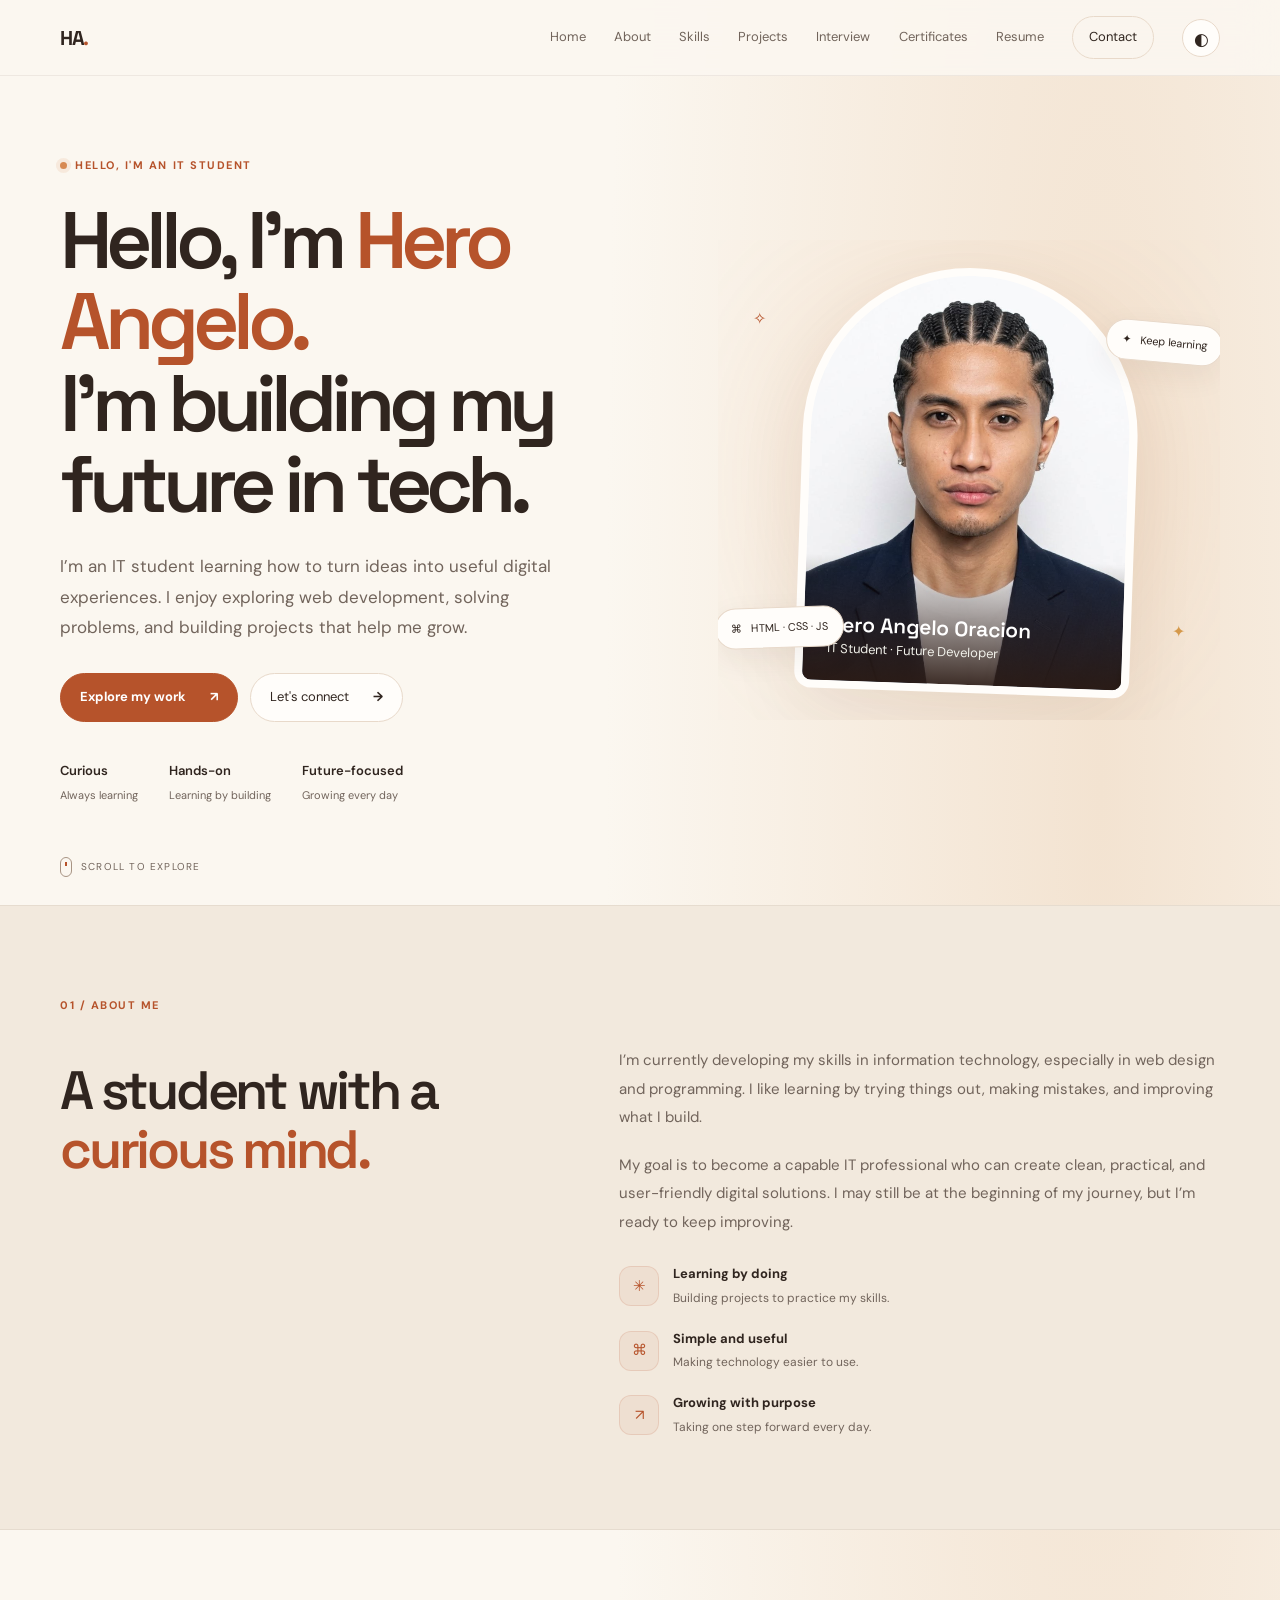
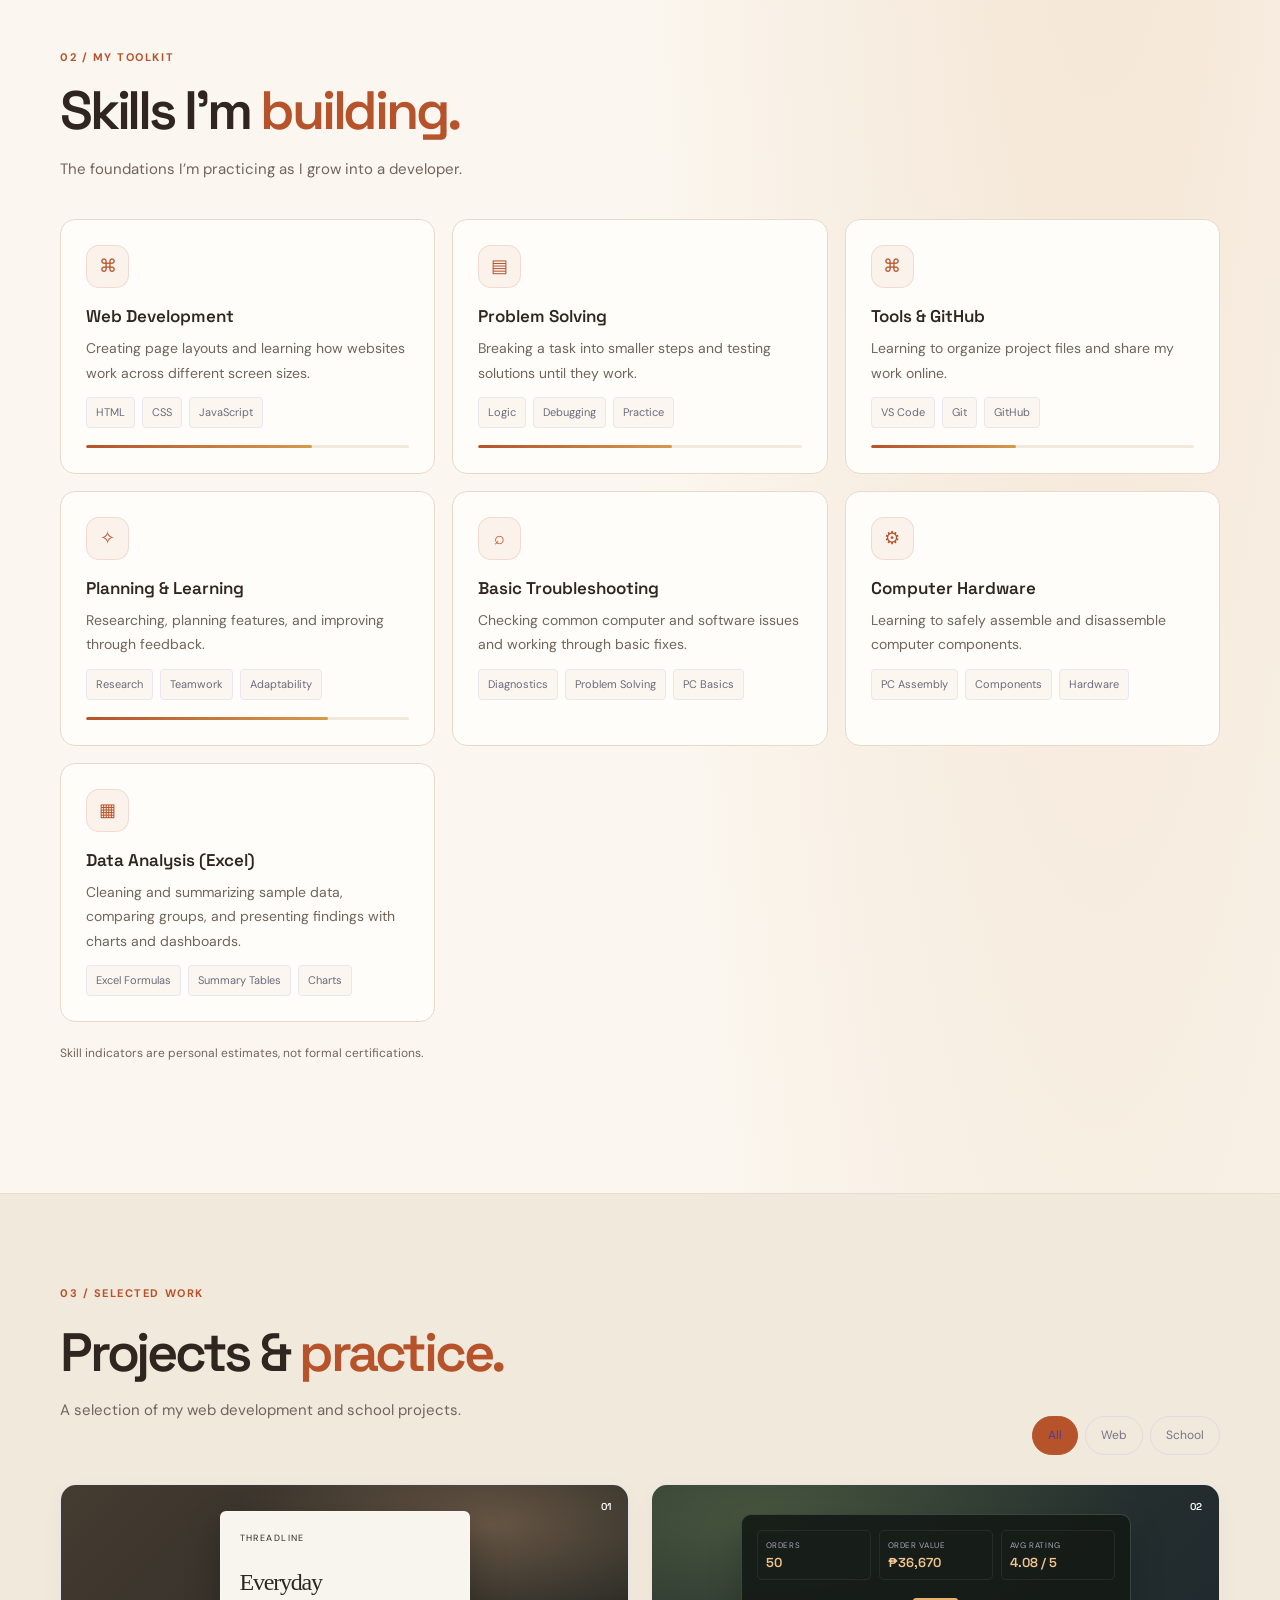
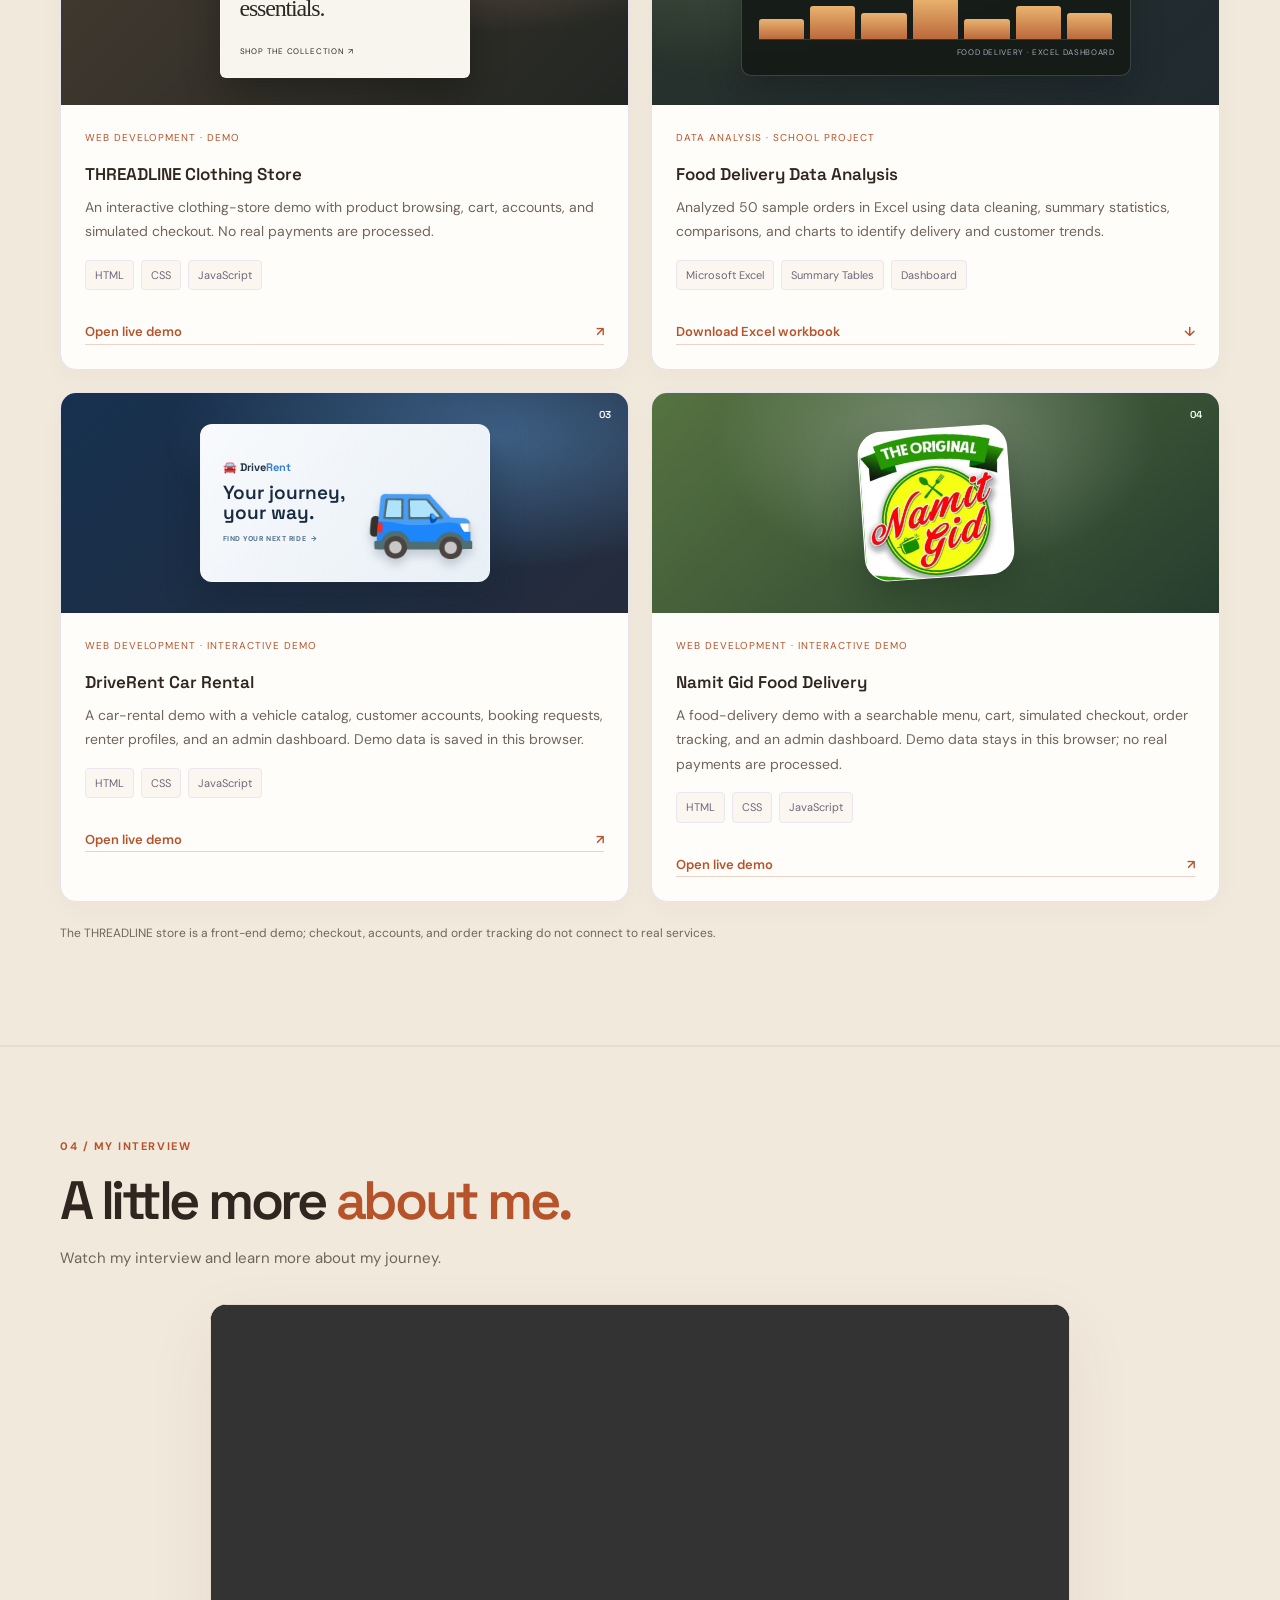
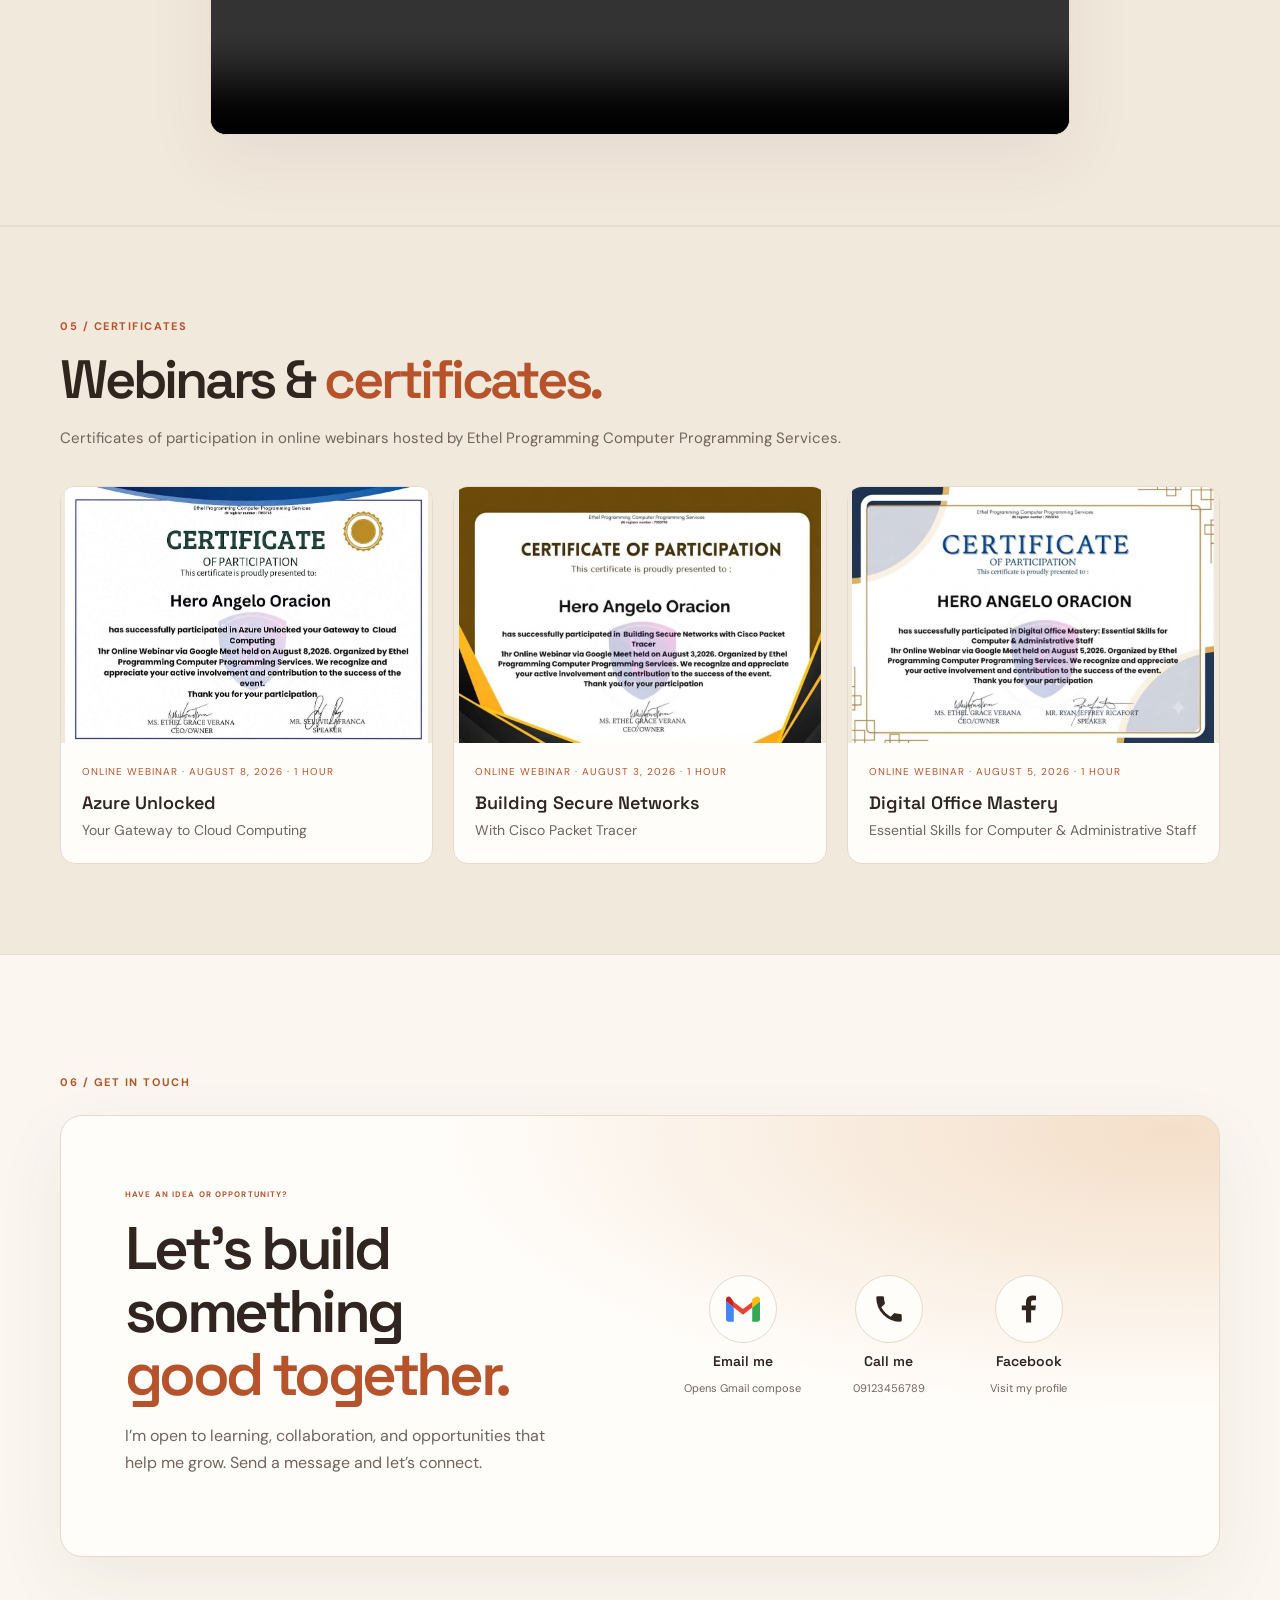
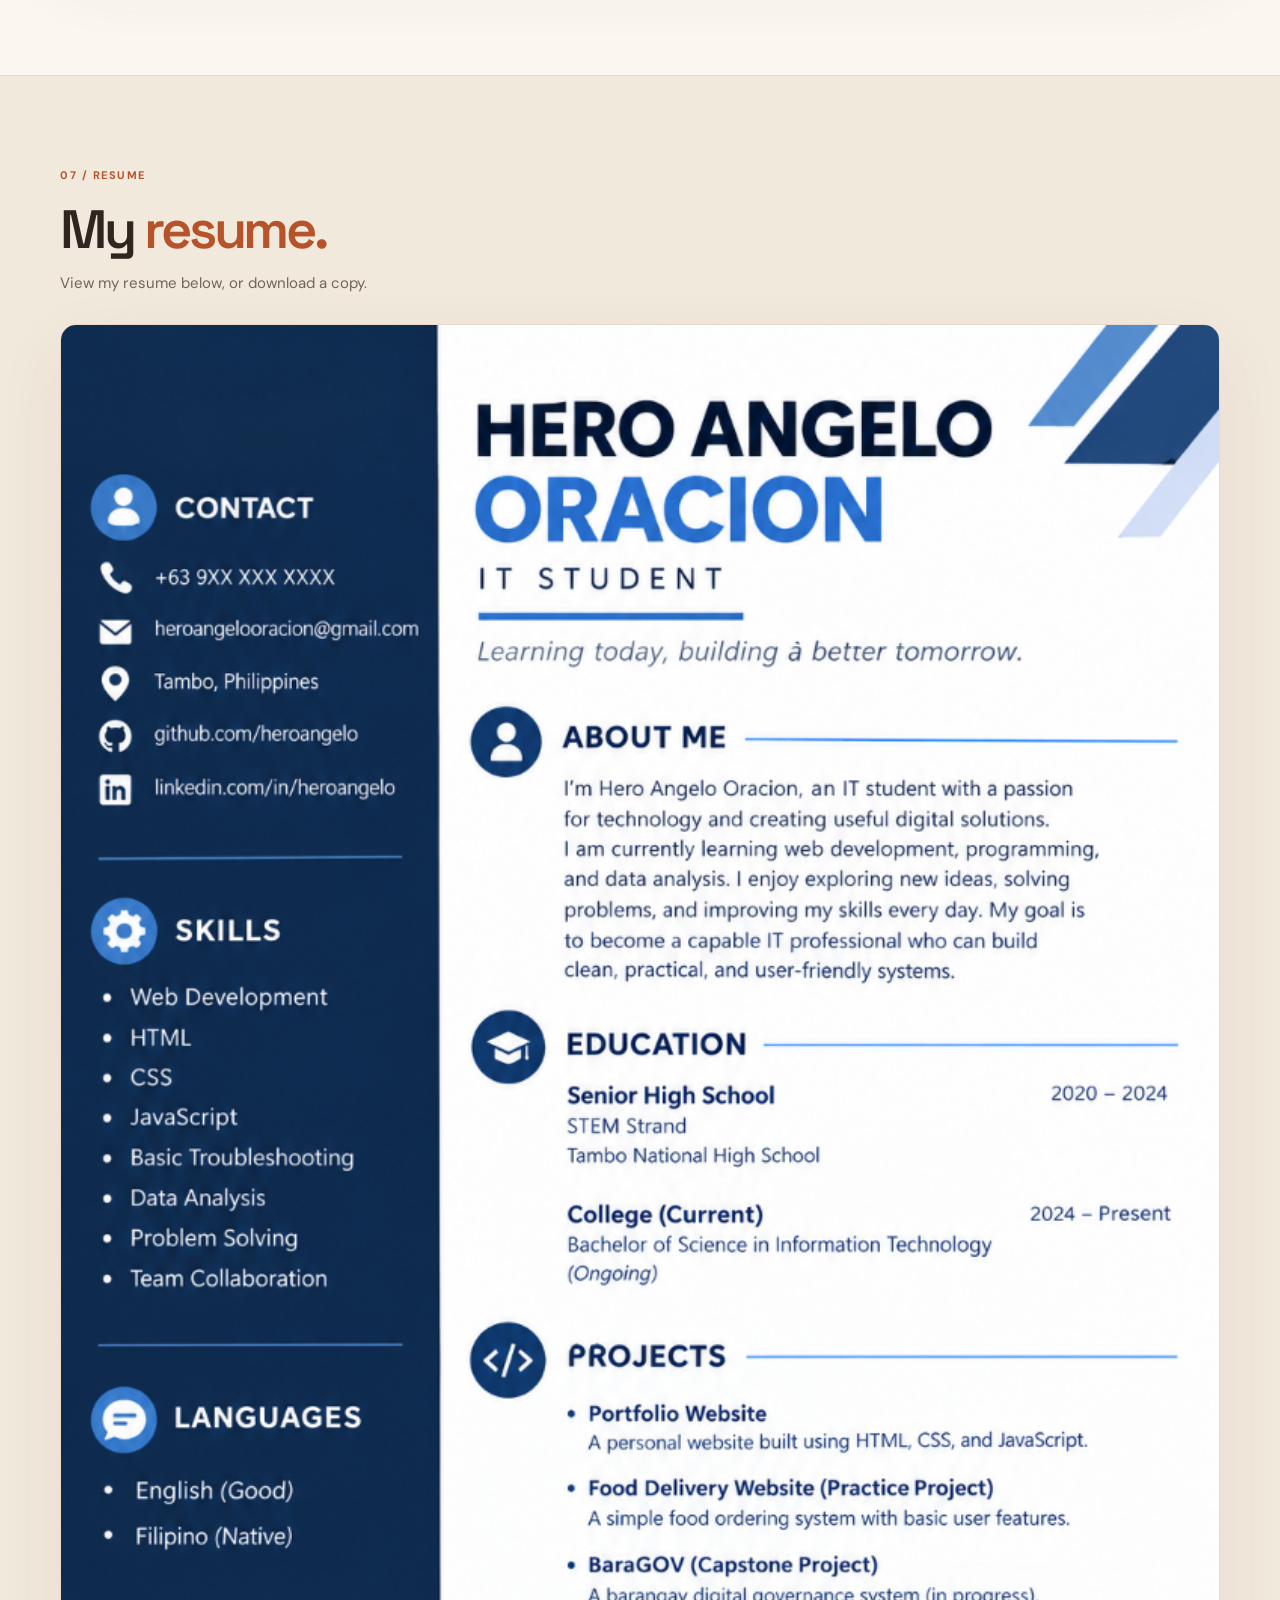
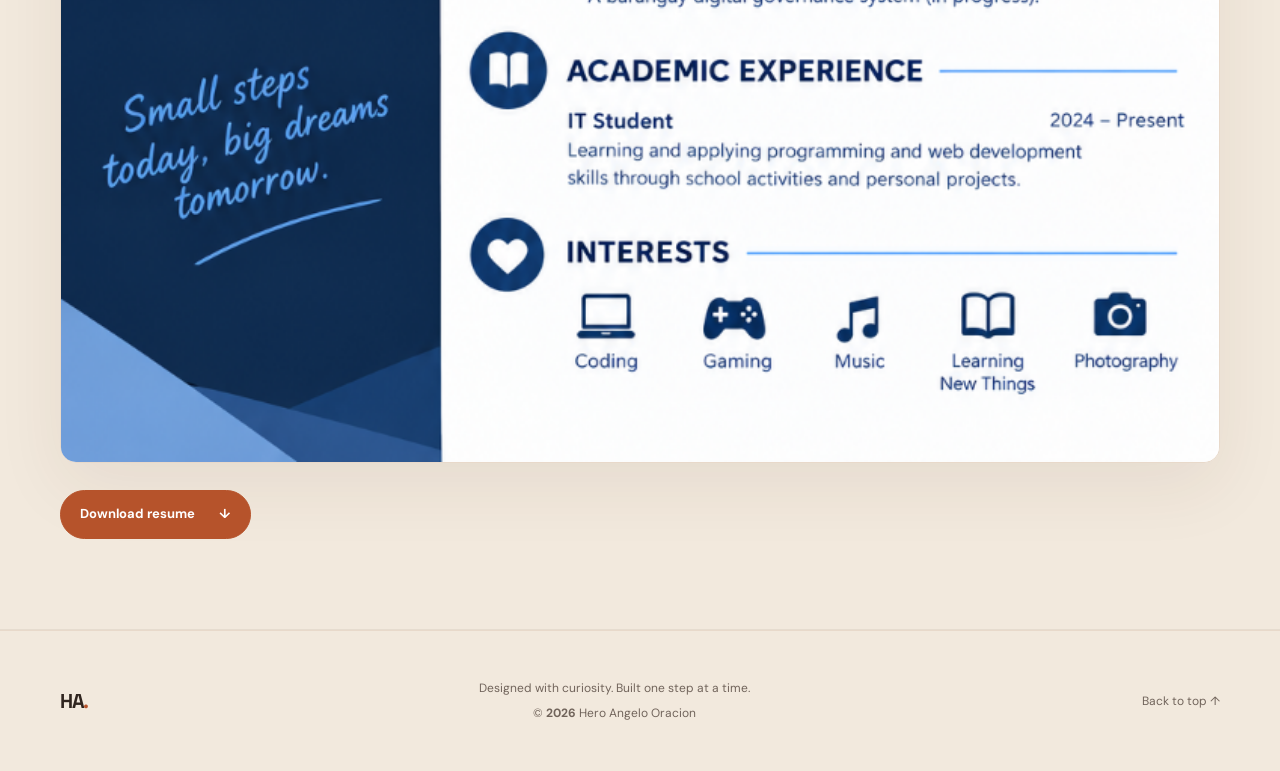
<file: index.html>
<!doctype html>
<html lang="en">
<head>
<meta charset="utf-8"><meta name="viewport" content="width=device-width,initial-scale=1">
<meta name="theme-color" content="#fbf7f0">
<meta name="description" content="Hero Angelo Oracion is an IT student learning web development and building useful digital experiences.">
<title>Hero Angelo Oracion — Portfolio</title>
<meta property="og:title" content="Hero Angelo Oracion — IT Student & Aspiring Developer">
<meta property="og:description" content="Explore Hero Angelo's projects, skills, certificates, and journey in technology.">
<meta property="og:type" content="website">
<link rel="preconnect" href="https://fonts.googleapis.com"><link rel="preconnect" href="https://fonts.gstatic.com" crossorigin>
<link href="https://fonts.googleapis.com/css2?family=DM+Sans:wght@400;500;600;700&family=Space+Grotesk:wght@400;500;600;700&display=swap" rel="stylesheet">
<link rel="stylesheet" href="style.css"><link rel="stylesheet" href="readability.css"><link rel="stylesheet" href="portfolio.css"><script defer src="script.js"></script>
</head>
<body>
<a class="skip-link" href="#main">Skip to content</a>
<header class="topbar"><nav class="nav wrap" aria-label="Main navigation"><a class="logo" href="#home">HA<span>.</span></a><button class="hamburger" id="hamburger" type="button" aria-label="Open menu" aria-controls="navlinks" aria-expanded="false">☰</button><div class="navlinks" id="navlinks"><a href="#home">Home</a><a href="#about">About</a><a href="#skills">Skills</a><a href="#projects">Projects</a><a href="#interview">Interview</a><a href="#certificates">Certificates</a><a href="#resume">Resume</a><a href="#contact">Contact</a><button id="theme" class="theme" type="button" aria-label="Switch to dark theme">◐</button></div></nav></header>
<main id="main">
<section class="hero wrap" id="home">
<div class="hero-copy reveal"><div class="eyebrow"><i></i> HELLO, I'M AN IT STUDENT</div><h1>Hello, I’m <span>Hero<br>Angelo.</span><br>I’m building my<br>future in tech.</h1><p class="lead">I’m an IT student learning how to turn ideas into useful digital experiences. I enjoy exploring web development, solving problems, and building projects that help me grow.</p><div class="actions"><a class="btn primary" href="#projects">Explore my work <b>↗</b></a><a class="btn" href="#contact">Let's connect <b>→</b></a></div><div class="mini-stats"><div><strong>Curious</strong><small>Always learning</small></div><div><strong>Hands-on</strong><small>Learning by building</small></div><div><strong>Future-focused</strong><small>Growing every day</small></div></div></div>
<div class="hero-visual reveal"><div class="glow"></div><div class="orbit orbit1"></div><div class="orbit orbit2"></div><div class="profile-card"><img class="profile-photo" src="hero-angelo-oracion.png" alt="Portrait of Hero Angelo Oracion"><div class="photo-caption"><b>Hero Angelo Oracion</b><small>IT Student · Future Developer</small></div></div><div class="float-tag tag-one">✦ &nbsp; Keep learning</div><div class="float-tag tag-two">⌘ &nbsp; HTML · CSS · JS</div><div class="spark spark1">✦</div><div class="spark spark2">✧</div></div>
<a class="scroll" href="#about"><span></span> SCROLL TO EXPLORE</a>
</section>
<section class="about section-band" id="about"><div class="wrap"><div class="section-kicker reveal">01 / ABOUT ME</div><div class="about-grid"><h2 class="section-title reveal">A student with a<br><span>curious mind.</span></h2><div class="about-copy reveal"><p>I’m currently developing my skills in information technology, especially in web design and programming. I like learning by trying things out, making mistakes, and improving what I build.</p><p>My goal is to become a capable IT professional who can create clean, practical, and user-friendly digital solutions. I may still be at the beginning of my journey, but I’m ready to keep improving.</p><div class="about-points"><div><i>✳</i><span><b>Learning by doing</b><small>Building projects to practice my skills.</small></span></div><div><i>⌘</i><span><b>Simple and useful</b><small>Making technology easier to use.</small></span></div><div><i>↗</i><span><b>Growing with purpose</b><small>Taking one step forward every day.</small></span></div></div></div></div></div></section>
<section class="skills wrap section" id="skills"><div class="section-kicker reveal">02 / MY TOOLKIT</div><h2 class="section-title reveal">Skills I’m <span>building.</span></h2><p class="section-intro reveal">The foundations I’m practicing as I grow into a developer.</p><div class="skill-grid"><article class="skill-card reveal"><div class="skill-icon purple">⌘</div><h3>Web Development</h3><p>Creating page layouts and learning how websites work across different screen sizes.</p><div class="tags"><span>HTML</span><span>CSS</span><span>JavaScript</span></div><div class="level"><span style="width:70%"></span></div></article><article class="skill-card reveal"><div class="skill-icon green">▤</div><h3>Problem Solving</h3><p>Breaking a task into smaller steps and testing solutions until they work.</p><div class="tags"><span>Logic</span><span>Debugging</span><span>Practice</span></div><div class="level"><span style="width:60%"></span></div></article><article class="skill-card reveal"><div class="skill-icon orange">⌘</div><h3>Tools & GitHub</h3><p>Learning to organize project files and share my work online.</p><div class="tags"><span>VS Code</span><span>Git</span><span>GitHub</span></div><div class="level"><span style="width:45%"></span></div></article><article class="skill-card reveal"><div class="skill-icon blue">✧</div><h3>Planning & Learning</h3><p>Researching, planning features, and improving through feedback.</p><div class="tags"><span>Research</span><span>Teamwork</span><span>Adaptability</span></div><div class="level"><span style="width:75%"></span></div></article><article class="skill-card reveal"><div class="skill-icon purple">⌕</div><h3>Basic Troubleshooting</h3><p>Checking common computer and software issues and working through basic fixes.</p><div class="tags"><span>Diagnostics</span><span>Problem Solving</span><span>PC Basics</span></div></article><article class="skill-card reveal"><div class="skill-icon green">⚙</div><h3>Computer Hardware</h3><p>Learning to safely assemble and disassemble computer components.</p><div class="tags"><span>PC Assembly</span><span>Components</span><span>Hardware</span></div></article><article class="skill-card reveal"><div class="skill-icon blue">▦</div><h3>Data Analysis (Excel)</h3><p>Cleaning and summarizing sample data, comparing groups, and presenting findings with charts and dashboards.</p><div class="tags"><span>Excel Formulas</span><span>Summary Tables</span><span>Charts</span></div></article></div><p class="note reveal">Skill indicators are personal estimates, not formal certifications.</p></section>
<section class="projects section-band" id="projects"><div class="wrap"><div class="section-kicker reveal">03 / SELECTED WORK</div><div class="project-heading reveal"><div><h2 class="section-title">Projects & <span>practice.</span></h2><p class="section-intro">A selection of my web development and school projects.</p></div><div class="filters"><button class="active" data-filter="all">All</button><button data-filter="web">Web</button><button data-filter="school">School</button></div></div><div class="project-grid" id="projectGrid">
<article class="project reveal" data-kind="web"><div class="project-art art-orange"><div class="store-preview"><small>THREADLINE</small><b>Everyday<br>essentials.</b><span>SHOP THE COLLECTION ↗</span></div><b>01</b></div><div class="project-body"><div class="project-meta">WEB DEVELOPMENT · DEMO</div><h3>THREADLINE Clothing Store</h3><p>An interactive clothing-store demo with product browsing, cart, accounts, and simulated checkout. No real payments are processed.</p><div class="tags"><span>HTML</span><span>CSS</span><span>JavaScript</span></div><a class="details" href="projects/threadline_clothing_store/index.html" target="_blank" rel="noopener noreferrer">Open live demo <span>↗</span></a></div></article>
<article class="project reveal" data-kind="school"><div class="project-art art-analytics"><div class="analytics-preview" aria-hidden="true"><div class="analytics-kpis"><span><small>ORDERS</small><b>50</b></span><span><small>ORDER VALUE</small><b>₱36,670</b></span><span><small>AVG RATING</small><b>4.08 / 5</b></span></div><div class="analytics-bars"><i></i><i></i><i></i><i></i><i></i><i></i><i></i></div><small class="analytics-caption">FOOD DELIVERY · EXCEL DASHBOARD</small></div><b>02</b></div><div class="project-body"><div class="project-meta">DATA ANALYSIS · SCHOOL PROJECT</div><h3>Food Delivery Data Analysis</h3><p>Analyzed 50 sample orders in Excel using data cleaning, summary statistics, comparisons, and charts to identify delivery and customer trends.</p><div class="tags"><span>Microsoft Excel</span><span>Summary Tables</span><span>Dashboard</span></div><a class="details" href="food-delivery-data-analysis.xlsx" download="Food-Delivery-Data-Analysis.xlsx">Download Excel workbook <span>↓</span></a></div></article>
<article class="project reveal" data-kind="web"><div class="project-art driverent-art"><div class="driverent-preview"><span class="driverent-logo">🚘 Drive<span>Rent</span></span><strong>Your journey,<br>your way.</strong><span class="driverent-car" aria-hidden="true">🚙</span><small>FIND YOUR NEXT RIDE&nbsp; →</small></div><b>03</b></div><div class="project-body"><div class="project-meta">WEB DEVELOPMENT · INTERACTIVE DEMO</div><h3>DriveRent Car Rental</h3><p>A car-rental demo with a vehicle catalog, customer accounts, booking requests, renter profiles, and an admin dashboard. Demo data is saved in this browser.</p><div class="tags"><span>HTML</span><span>CSS</span><span>JavaScript</span></div><a class="details" href="projects/car_rental_system/index.html" target="_blank" rel="noopener noreferrer">Open live demo <span>↗</span></a></div></article>
<article class="project reveal" data-kind="web"><div class="project-art namitgid-art"><div class="namitgid-preview"><img src="projects/namitgid_food_ordering_system/assets/namit-gid-logo.png" alt="The Original Namit Gid logo"></div><b>04</b></div><div class="project-body"><div class="project-meta">WEB DEVELOPMENT · INTERACTIVE DEMO</div><h3>Namit Gid Food Delivery</h3><p>A food-delivery demo with a searchable menu, cart, simulated checkout, order tracking, and an admin dashboard. Demo data stays in this browser; no real payments are processed.</p><div class="tags"><span>HTML</span><span>CSS</span><span>JavaScript</span></div><a class="details" href="projects/namitgid_food_ordering_system/index.html" target="_blank" rel="noopener noreferrer">Open live demo <span>↗</span></a></div></article>
</div><p class="note">The THREADLINE store is a front-end demo; checkout, accounts, and order tracking do not connect to real services.</p></div></section>
<section class="interview section-band" id="interview"><div class="wrap"><div class="section-kicker reveal">04 / MY INTERVIEW</div><h2 class="section-title reveal">A little more <span>about me.</span></h2><p class="section-intro reveal">Watch my interview and learn more about my journey.</p><div class="interview-player reveal"><video controls preload="metadata" playsinline aria-label="Interview video of Hero Angelo Oracion"><source src="interview.mp4" type="video/mp4">Your browser does not support embedded videos. <a href="interview.mp4">Download the interview video</a>.</video></div></div></section>
<section class="certificates section-band" id="certificates"><div class="wrap"><div class="section-kicker reveal">05 / CERTIFICATES</div><h2 class="section-title reveal">Webinars & <span>certificates.</span></h2><p class="section-intro reveal">Certificates of participation in online webinars hosted by Ethel Programming Computer Programming Services.</p><div class="certificate-grid">
<article class="certificate-card reveal"><a class="certificate-image" href="certificate-azure-cloud-computing.png" target="_blank" rel="noopener noreferrer" aria-label="Open Azure Unlocked: Your Gateway to Cloud Computing certificate"><img src="certificate-azure-cloud-computing.png" alt="Certificate of participation in Azure Unlocked: Your Gateway to Cloud Computing, August 8, 2026"></a><div class="certificate-copy"><div class="project-meta">ONLINE WEBINAR · AUGUST 8, 2026 · 1 HOUR</div><h3>Azure Unlocked</h3><p>Your Gateway to Cloud Computing</p></div></article>
<article class="certificate-card reveal"><a class="certificate-image" href="certificate-secure-networks-cisco-packet-tracer.png" target="_blank" rel="noopener noreferrer" aria-label="Open Building Secure Networks with Cisco Packet Tracer certificate"><img src="certificate-secure-networks-cisco-packet-tracer.png" alt="Certificate of participation in Building Secure Networks with Cisco Packet Tracer, August 3, 2026"></a><div class="certificate-copy"><div class="project-meta">ONLINE WEBINAR · AUGUST 3, 2026 · 1 HOUR</div><h3>Building Secure Networks</h3><p>With Cisco Packet Tracer</p></div></article>
<article class="certificate-card reveal"><a class="certificate-image" href="certificate-digital-office-mastery.png" target="_blank" rel="noopener noreferrer" aria-label="Open Digital Office Mastery: Essential Skills for Computer and Administrative Staff certificate"><img src="certificate-digital-office-mastery.png" alt="Certificate of participation in Digital Office Mastery: Essential Skills for Computer and Administrative Staff, August 5, 2026"></a><div class="certificate-copy"><div class="project-meta">ONLINE WEBINAR · AUGUST 5, 2026 · 1 HOUR</div><h3>Digital Office Mastery</h3><p>Essential Skills for Computer & Administrative Staff</p></div></article>
</div></div></section>
<section class="contact wrap section" id="contact">
<div class="section-kicker reveal">06 / GET IN TOUCH</div>
<div class="contact-panel reveal">
<div class="contact-copy">
<p class="eyebrow">HAVE AN IDEA OR OPPORTUNITY?</p>
<h2>Let’s build<br>something<br><span>good together.</span></h2>
<p>I’m open to learning, collaboration, and opportunities that help me grow. Send a message and let’s connect.</p>
</div>
<div class="contact-cta">
<div class="contact-action">
<a class="contact-icon" id="gmailContact" href="https://mail.google.com/mail/u/0/?view=cm&amp;fs=1&amp;to=HeroAngeloOracion%40gmail.com" target="_blank" rel="noopener noreferrer" aria-label="Send an email to Hero Angelo Oracion using Gmail">
<svg viewBox="0 0 48 36" aria-hidden="true" focusable="false"><path fill="#4285f4" d="M3 36h8V16L0 7v25a4 4 0 0 0 3 4"/><path fill="#34a853" d="M37 36h8a4 4 0 0 0 3-4V7l-11 9"/><path fill="#fbbc04" d="M37 8v8l11-9V4a4 4 0 0 0-6-3L37 4"/><path fill="#ea4335" d="M11 8v8L24 26 37 16V8L24 18"/><path fill="#c5221f" d="M0 4v3l11 9V8L6 1a4 4 0 0 0-6 3"/></svg>
</a>
<span>Email me</span><small>Opens Gmail compose</small>
</div>
<div class="contact-action">
<a class="contact-icon phone-icon" href="tel:09123456789" aria-label="Call Hero Angelo Oracion at 09123456789">
<svg viewBox="0 0 24 24" aria-hidden="true" focusable="false"><path d="M6.6 10.8a15.5 15.5 0 0 0 6.6 6.6l2.2-2.2a1 1 0 0 1 1.02-.24 11.4 11.4 0 0 0 3.58.57 1 1 0 0 1 1 1V20a1 1 0 0 1-1 1A17 17 0 0 1 3 4a1 1 0 0 1 1-1h3.5a1 1 0 0 1 1 1 11.4 11.4 0 0 0 .57 3.58 1 1 0 0 1-.25 1.02z"/></svg>
</a>
<span>Call me</span><small>09123456789</small>
</div>
<div class="contact-action">
<a class="contact-icon facebook-icon" href="https://www.facebook.com/hiirodeath" target="_blank" rel="noopener noreferrer" aria-label="Visit Hero Angelo Oracion's Facebook profile">
<svg viewBox="0 0 24 24" aria-hidden="true" focusable="false"><path d="M13.4 21v-8.2h2.8l.4-3.2h-3.2v-2c0-.9.3-1.5 1.6-1.5h1.7V3.2c-.3 0-1.3-.2-2.5-.2-2.5 0-4.2 1.5-4.2 4.3v2.4H7.2v3.2H10V21z"/></svg>
</a>
<span>Facebook</span><small>Visit my profile</small>
</div>
</div>
</div>
</section>
<section class="resume section-band" id="resume"><div class="wrap resume-panel"><div class="resume-heading"><div class="section-kicker">07 / RESUME</div><h2 class="section-title">My <span>resume.</span></h2><p class="section-intro">View my resume below, or download a copy.</p></div><div class="resume-preview"><img src="hero-angelo-resume.png" alt="Resume of Hero Angelo Oracion, IT student in Tambo, Philippines"></div><a class="btn primary resume-download" href="hero-angelo-resume.png" download="Hero-Angelo-Oracion-Resume.png">Download resume <b>↓</b></a></div></section>
</main>
<footer><div class="wrap footer-inner"><a class="logo" href="#home">HA<span>.</span></a><p>Designed with curiosity. Built one step at a time. <span>© <b id="year"></b> Hero Angelo Oracion</span></p><a href="#home">Back to top ↑</a></div></footer>
</body></html>
</file>
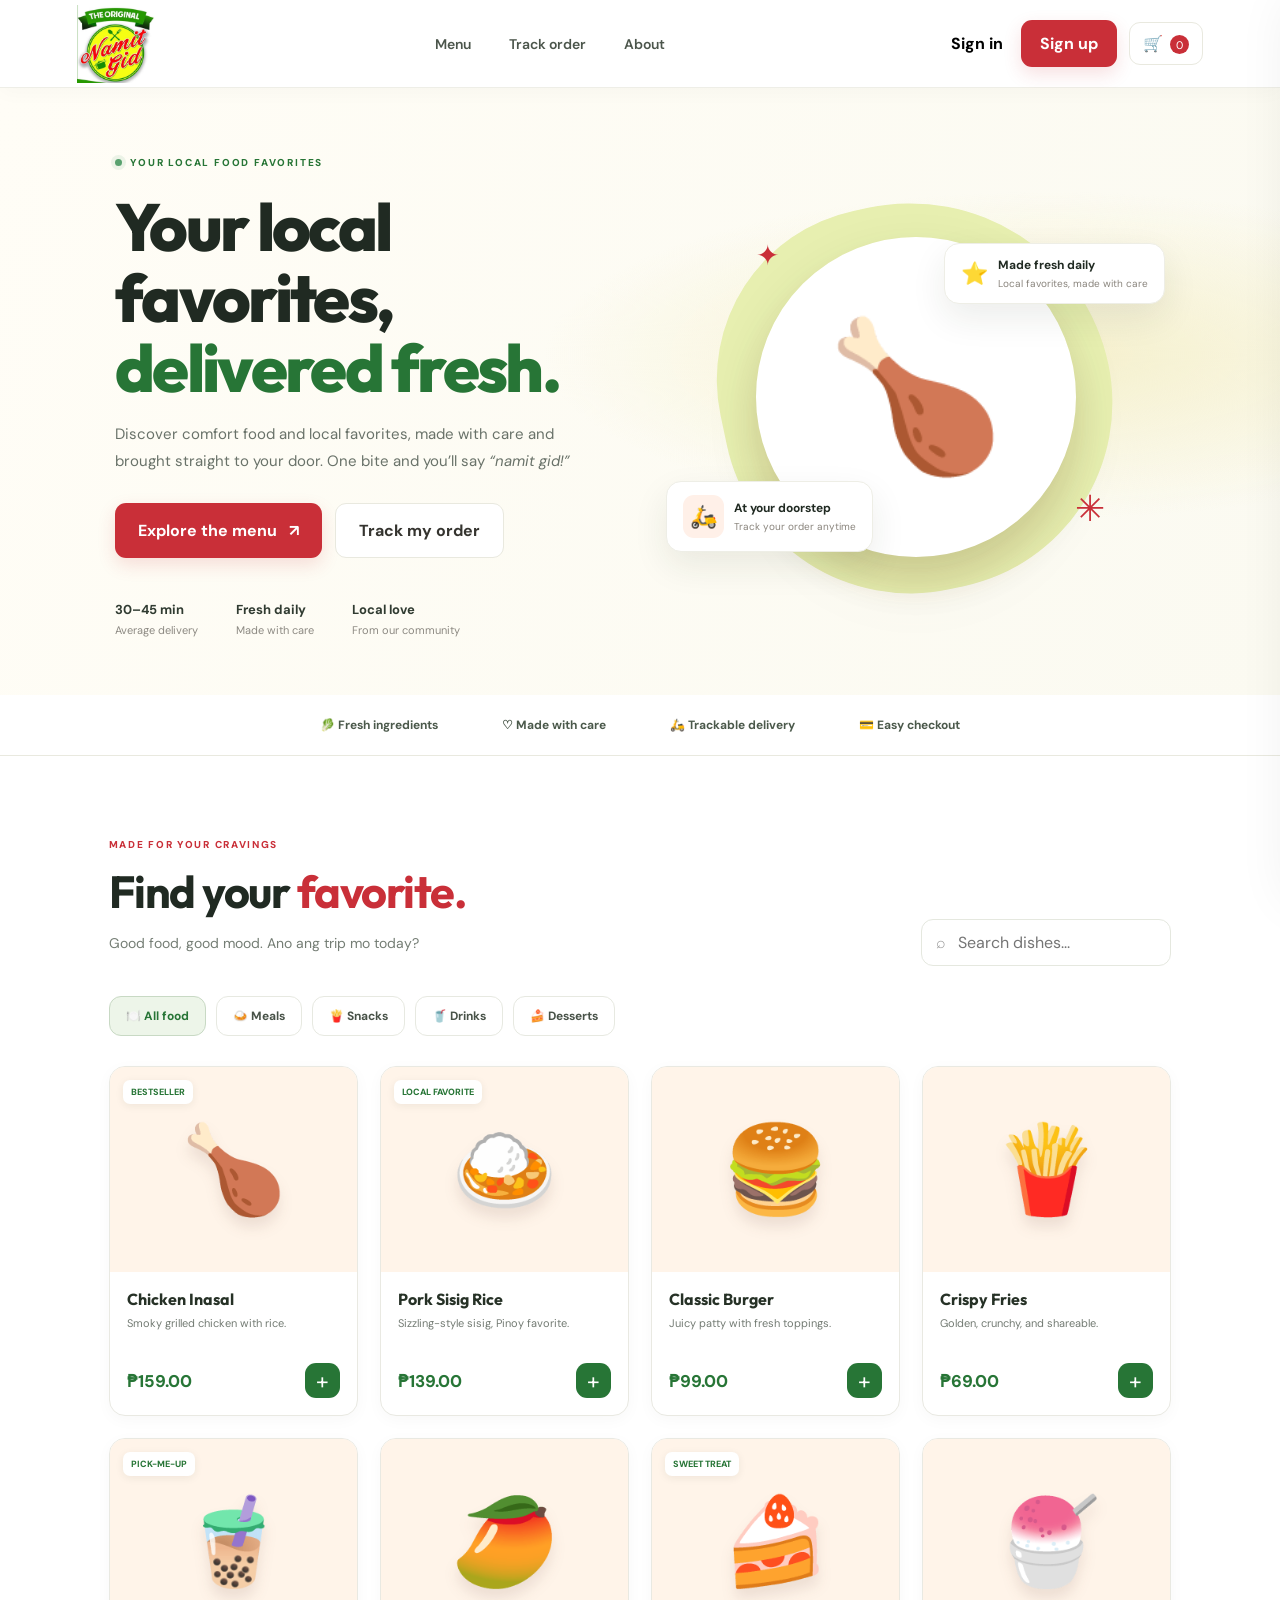
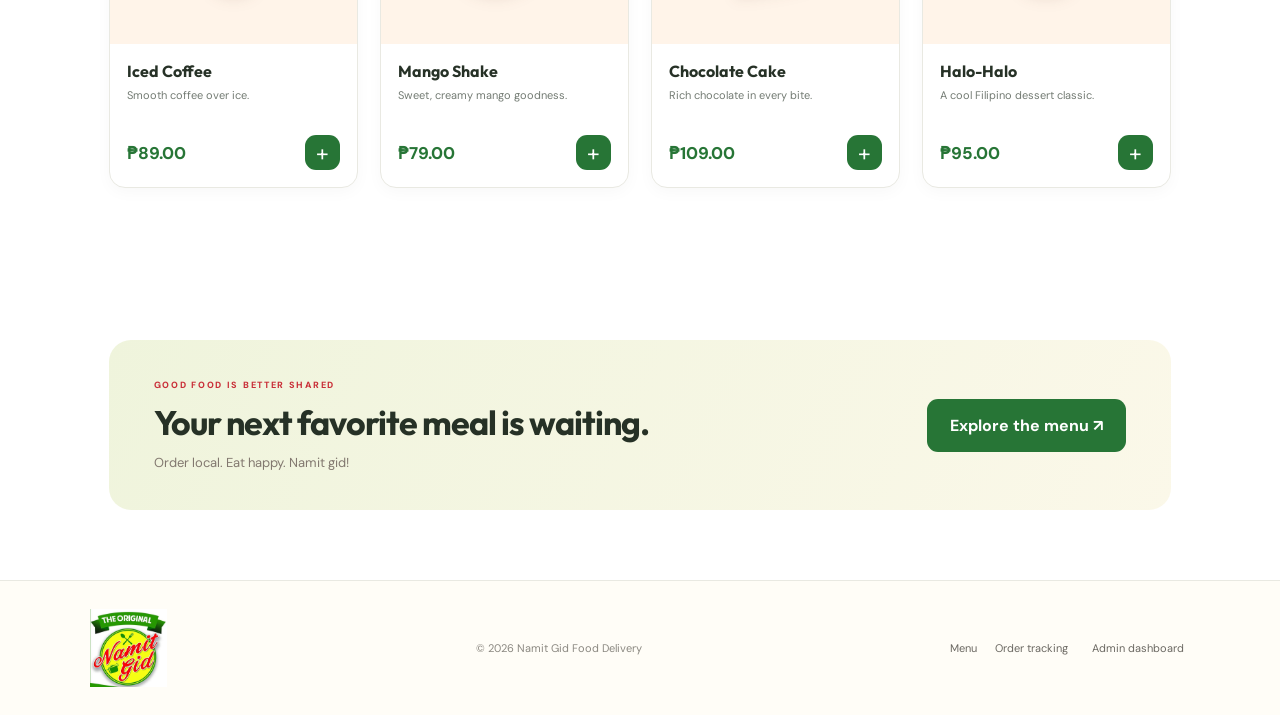
<file: projects/namitgid_food_ordering_system/index.html>
<!DOCTYPE html>
<html lang="en">
<head>
  <meta charset="UTF-8" />
  <meta name="viewport" content="width=device-width, initial-scale=1.0" />
  <meta name="theme-color" content="#277536" />
  <meta name="description" content="Fresh local favorites delivered to your door. Explore the Namit Gid menu and order today." />
  <title>Namit Gid — Food Delivery</title>
  <link rel="icon" type="image/png" href="assets/namit-gid-logo.png" />
  <link rel="stylesheet" href="style.css" />
  <link rel="stylesheet" href="admin-menu.css" />
  <link rel="stylesheet" href="brand-polish.css" />
  <link rel="preconnect" href="https://fonts.googleapis.com">
  <link rel="preconnect" href="https://fonts.gstatic.com" crossorigin>
  <link href="https://fonts.googleapis.com/css2?family=DM+Sans:wght@400;500;600;700&family=Outfit:wght@400;500;600;700;800&display=swap" rel="stylesheet">
</head>
<body>
  <header class="topbar">
    <a class="brand" href="#home" aria-label="Namit Gid home"><img class="brand-logo" src="assets/namit-gid-logo.png" alt="The Original Namit Gid"></a>
    <nav class="nav-links"><a href="#menu">Menu</a><a href="#tracking" id="trackOrderNav">Track order</a><a href="#about">About</a></nav>
    <div class="top-actions"><button class="text-btn" id="signinOpen">Sign in</button><button class="btn btn-primary" id="signupOpen">Sign up</button><button class="cart-button" id="cartOpen">🛒 <span id="cartCount">0</span></button><button class="mobile-menu" id="mobileMenu">☰</button></div>
  </header>

  <main id="home">
    <section class="hero">
      <div class="hero-copy">
        <div class="eyebrow"><span class="live-dot"></span> YOUR LOCAL FOOD FAVORITES</div>
        <h1>Your local favorites,<br><span>delivered fresh.</span></h1>
        <p>Discover comfort food and local favorites, made with care and brought straight to your door. One bite and you’ll say <i>“namit gid!”</i></p>
        <div class="hero-actions"><a class="btn btn-primary btn-large" href="#menu">Explore the menu <span>↗</span></a><button class="btn btn-light btn-large" id="trackOrderHero" type="button">Track my order</button></div>
        <div class="hero-stats"><div><b>30–45 min</b><small>Average delivery</small></div><div><b>Fresh daily</b><small>Made with care</small></div><div><b>Local love</b><small>From our community</small></div></div>
      </div>
      <div class="hero-visual"><div class="hero-blob"></div><div class="hero-food" id="heroFood" aria-label="Featured dish">🍗</div><div class="floating-card float-top"><span>⭐</span><div><b>Made fresh daily</b><small>Local favorites, made with care</small></div></div><div class="floating-card float-bottom"><span class="mini-icon">🛵</span><div><b>At your doorstep</b><small>Track your order anytime</small></div></div><span class="sparkle s1">✦</span><span class="sparkle s2">✳</span></div>
    </section>

    <section class="trust-strip"><span>🥬 Fresh ingredients</span><span>♡ Made with care</span><span>🛵 Trackable delivery</span><span>💳 Easy checkout</span></section>

    <section class="section" id="menu">
      <div class="section-heading"><div><div class="eyebrow">MADE FOR YOUR CRAVINGS</div><h2>Find your <span>favorite.</span></h2><p>Good food, good mood. Ano ang trip mo today?</p></div><div class="search-wrap"><span>⌕</span><input id="searchInput" type="search" placeholder="Search dishes..." aria-label="Search dishes"></div></div>
      <div class="category-row" id="categories"><button class="category active" data-category="All">🍽️ All food</button><button class="category" data-category="Meals">🍛 Meals</button><button class="category" data-category="Snacks">🍟 Snacks</button><button class="category" data-category="Drinks">🥤 Drinks</button><button class="category" data-category="Desserts">🍰 Desserts</button></div>
      <div class="food-grid" id="foodGrid"></div>
    </section>

    <section class="tracking-section tracking-page" id="tracking" aria-labelledby="trackingPageTitle">
      <header class="tracking-page-header">
        <div><small>ORDER TRACKING</small><h1 id="trackingPageTitle">Track your order</h1></div>
        <button class="btn btn-light" id="closeTrackingPage" type="button">← Back to website</button>
      </header>
      <div class="tracking-page-content">
        <div class="tracking-copy">
          <div class="eyebrow">NO MORE “SAAN NA NA?”</div><h2>Your food journey,<br><span>step by step.</span></h2>
          <p>Stay updated from the moment your order is confirmed until it arrives at your door.</p>
          <div class="tracking-steps"><div class="step-icon">✓</div><div><b>Order confirmed</b><small>We got your order.</small></div><div class="step-icon">♨</div><div><b>Preparing your food</b><small>Freshly prepared by the kitchen.</small></div><div class="step-icon">🛵</div><div><b>Out for delivery</b><small>Your rider is on the way.</small></div></div>
        </div>
        <div class="track-card">
          <div class="track-card-head"><div><small>ORDER TRACKING</small><h3>Where's my food?</h3></div><span class="track-pulse">● LIVE DEMO</span></div>
          <form id="trackForm" class="track-form"><label for="orderId">Enter your order ID</label><div class="track-input-row"><input id="orderId" placeholder="e.g. NG-1001" required><button class="btn btn-primary" type="submit">Track order</button></div></form>
          <div id="trackingResult" class="tracking-result"><div class="empty-track">🛵<b>Your next delicious moment is close.</b><span>Place an order to see its tracking updates here.</span></div></div>
          <div class="map-placeholder"><div class="map-grid"></div><span class="map-pin pin-a">📍</span><span class="map-pin pin-b">🏠</span><span class="route-line"></span><div class="map-label">DELIVERY ROUTE PREVIEW</div></div>
        </div>
      </div>
    </section>

    <section class="cta-banner" id="about"><div><div class="eyebrow">GOOD FOOD IS BETTER SHARED</div><h2>Your next favorite meal is waiting.</h2><p>Order local. Eat happy. Namit gid!</p></div><a class="btn btn-dark btn-large" href="#menu">Explore the menu ↗</a></section>
  </main>

  <footer><a class="brand footer-brand" href="#home" aria-label="Namit Gid home"><img class="brand-logo" src="assets/namit-gid-logo.png" alt="The Original Namit Gid"></a><span>© 2026 Namit Gid Food Delivery</span><div><a href="#menu">Menu</a><a href="#tracking" id="trackOrderFooter">Order tracking</a><button id="adminOpen">Admin dashboard</button></div></footer>

  <div class="overlay" id="modalOverlay"></div>
  <section class="modal" id="authModal" role="dialog" aria-modal="true" aria-labelledby="authTitle"><button class="modal-close" data-close>×</button><div class="modal-icon">🍲</div><div class="eyebrow">WELCOME TO NAMIT GID</div><h2 id="authTitle">Good to see you!</h2><p id="authSubtitle">Sign in to order your favorites.</p><form id="authForm"><label for="authName" id="nameLabel" class="hidden">Full name</label><input id="authName" class="hidden" placeholder="Your full name"><label for="authEmail">Email address</label><input id="authEmail" type="email" placeholder="you@example.com" required><label for="authPassword">Password</label><input id="authPassword" type="password" placeholder="At least 6 characters" minlength="6" required><button class="btn btn-primary full-btn" id="authSubmit" type="submit">Sign in</button></form><p class="switch-auth"><span id="switchText">New here?</span> <button id="authSwitch">Create an account</button></p><button class="admin-signin-shortcut" id="adminSignInShortcut" type="button">Admin? Open the admin dashboard</button><p class="demo-note">Demo only: account details stay in this browser.</p></section>

  <aside class="side-panel" id="cartPanel"><div class="panel-head"><div><small>YOUR ORDER</small><h2>Your food bag</h2></div><button class="modal-close" data-close>×</button></div><div id="cartItems" class="cart-items"></div><div class="cart-bottom"><div class="total-row"><span>Subtotal</span><b id="cartTotal">₱0.00</b></div><button id="checkoutBtn" class="btn btn-primary full-btn">Checkout · ₱0.00</button><small>Delivery fee calculated at checkout.</small></div></aside>

  <section class="modal wide-modal" id="checkoutModal" role="dialog" aria-modal="true" aria-labelledby="checkoutTitle"><button class="modal-close" data-close>×</button><div class="eyebrow">ALMOST THERE</div><h2 id="checkoutTitle">Delivery details</h2><p>Where should we bring your delicious order?</p><form id="checkoutForm" class="checkout-form"><label for="deliveryName">Full name</label><input id="deliveryName" required placeholder="Name of receiver"><label for="deliveryPhone">Mobile number</label><input id="deliveryPhone" required type="tel" placeholder="09XX XXX XXXX"><label for="deliveryAddress">Complete delivery address</label><textarea id="deliveryAddress" required placeholder="House number, street, barangay..." rows="3"></textarea><label for="paymentMethod">Payment method</label><select id="paymentMethod"><option>Cash on Delivery</option><option>GCash (demo)</option></select><div class="total-row"><span>Total</span><b id="checkoutTotal">₱0.00</b></div><button class="btn btn-primary full-btn" type="submit">Place order</button></form></section>

  <section class="admin-view" id="adminView">
    <aside class="admin-sidebar">
      <a class="brand admin-brand" href="#home" aria-label="Namit Gid admin portal"><img class="brand-logo" src="assets/namit-gid-logo.png" alt="The Original Namit Gid"><small>ADMIN PORTAL</small></a>
      <button class="admin-nav active" id="adminOverviewNav">▦ &nbsp; Overview</button>
      <button class="admin-nav" id="adminOrdersNav">☷ &nbsp; Orders</button>
      <button class="admin-nav" id="adminMenuNav">🍽 &nbsp; Menu items</button>
      <button class="admin-nav" id="adminCustomersNav">♙ &nbsp; Customers</button>
      <button class="admin-nav" id="backToSite">↗ &nbsp; View website</button>
      <div class="admin-sidebar-bottom"><span class="admin-avatar">A</span><span><b>Administrator</b><small>Store management</small></span></div>
    </aside>
    <main class="admin-main">
      <section class="admin-page active" id="adminOverviewPage">
        <div class="admin-top"><div><small>STORE MANAGEMENT / OVERVIEW</small><h1>Dashboard overview</h1><p>Here's what's happening with your food business.</p></div><button class="btn btn-primary" id="refreshAdmin">↻ Refresh data</button></div>
        <div class="admin-stats">
          <div class="stat-card"><span>Today's orders</span><b id="statOrders">0</b><small>All customer orders</small></div>
          <div class="stat-card"><span>Revenue</span><b id="statRevenue">₱0</b><small>From placed orders</small></div>
          <div class="stat-card"><span>In progress</span><b id="statProgress">0</b><small>Being prepared or delivered</small></div>
          <div class="stat-card"><span>Menu items</span><b id="statMenu">8</b><small>Available dishes</small></div>
        </div>
        <div class="sales-chart-card">
          <div class="sales-chart-heading"><div><h2>Sales overview</h2><p>Daily revenue from the last 7 days</p></div><span class="sales-chart-key"><i></i> Sales</span></div>
          <div class="sales-chart-wrap"><svg id="salesChart" role="img" aria-label="Sales chart for the last seven days" viewBox="0 0 760 260" preserveAspectRatio="none"></svg></div>
          <p class="sales-chart-summary" id="salesChartSummary">Sales are based on orders saved in this browser.</p>
        </div>
        <div class="admin-hint">Demo dashboard: order data is stored in this browser only. Connect a secure backend and database before using this for a real business.</div>
      </section>
      <section class="admin-page" id="adminOrdersPage">
        <div class="admin-top"><div><small>STORE MANAGEMENT / ORDERS</small><h1>Orders</h1><p>View all customer orders and update their status.</p></div><span class="status-pill">● LOCAL DATA</span></div>
        <div class="admin-table-card"><div class="table-heading"><div><h2>All orders</h2><p>Manage orders and keep customers updated.</p></div></div><div class="table-scroll"><table><thead><tr><th>ORDER ID</th><th>CUSTOMER</th><th>ORDER DETAILS</th><th>TOTAL</th><th>STATUS</th><th>UPDATE STATUS</th></tr></thead><tbody id="adminOrderRows"></tbody></table></div><div id="adminEmpty" class="admin-empty hidden">No orders yet. Place a test order on the website to see it here.</div></div>
      </section>
      <section class="admin-page admin-menu-page" id="adminMenuPage">
        <div class="admin-top"><div><small>STORE MANAGEMENT / MENU ITEMS</small><h1>Manage food menu</h1><p>Add dishes or edit their details and photos.</p></div><button class="btn btn-primary" id="addFoodButton" type="button">+ Add food</button></div>
        <form id="foodForm" class="food-editor hidden">
          <h3 id="foodEditorTitle">Add food</h3><input id="foodId" type="hidden">
          <div class="food-editor-grid">
            <div><label for="foodName">Food name</label><input id="foodName" maxlength="60" required></div>
            <div><label for="foodCategory">Category</label><select id="foodCategory" required><option>Meals</option><option>Snacks</option><option>Drinks</option><option>Desserts</option></select></div>
            <div><label for="foodPrice">Price (₱)</label><input id="foodPrice" type="number" min="1" step="0.01" required></div>
            <div><label for="foodImageInput">Food photo</label><input id="foodImageInput" type="file" accept="image/*"><small>Image will be resized before saving.</small></div>
            <div class="food-editor-preview" id="foodImagePreview" aria-label="Food image preview">🍽️</div>
            <div class="food-editor-description"><label for="foodDescription">Description</label><textarea id="foodDescription" maxlength="180" rows="3" required></textarea></div>
          </div>
          <div class="food-editor-actions"><button class="btn btn-light" id="cancelFoodEdit" type="button">Cancel</button><button class="btn btn-primary" type="submit">Save food</button></div>
        </form>
        <div id="adminMenuRows" class="admin-menu-rows"></div>
        <p class="demo-note">Menu edits and photos are saved in this browser only. To share updates across devices, connect a server/database.</p>
      </section>
      <section class="admin-page" id="adminCustomersPage"><div class="admin-top"><div><small>STORE MANAGEMENT / CUSTOMERS</small><h1>Customers</h1><p>Registered demo accounts in this browser.</p></div></div><div class="stat-card"><span>Registered customers</span><b id="statCustomers">0</b><small>Customer demo accounts</small></div></section>
    </main>
    <button class="admin-exit" id="adminExit" aria-label="Close admin dashboard">✕</button>
  </section>

  <div class="toast" id="toast" role="status"></div>
  <section class="modal" id="adminLoginModal" role="dialog" aria-modal="true" aria-labelledby="adminLoginTitle">
    <button class="modal-close" data-close aria-label="Close admin sign in">×</button>
    <div class="eyebrow">STORE MANAGEMENT</div>
    <h2 id="adminLoginTitle">Admin sign in</h2>
    <p>Sign in to open the store dashboard.</p>
    <form id="adminLoginForm">
      <label for="adminEmail">Admin email</label>
      <input id="adminEmail" type="email" autocomplete="username" value="admin@namitgid.com" required>
      <label for="adminPassword">Password</label>
      <input id="adminPassword" type="password" autocomplete="current-password" value="NamitAdmin2026!" required>
      <button class="btn btn-primary full-btn" type="submit">Sign in</button>
    </form>
    <p class="demo-note">Demo credentials: admin@namitgid.com / NamitAdmin2026!</p>
  </section>
  <script src="script.js"></script>
</body>
</html>
</file>
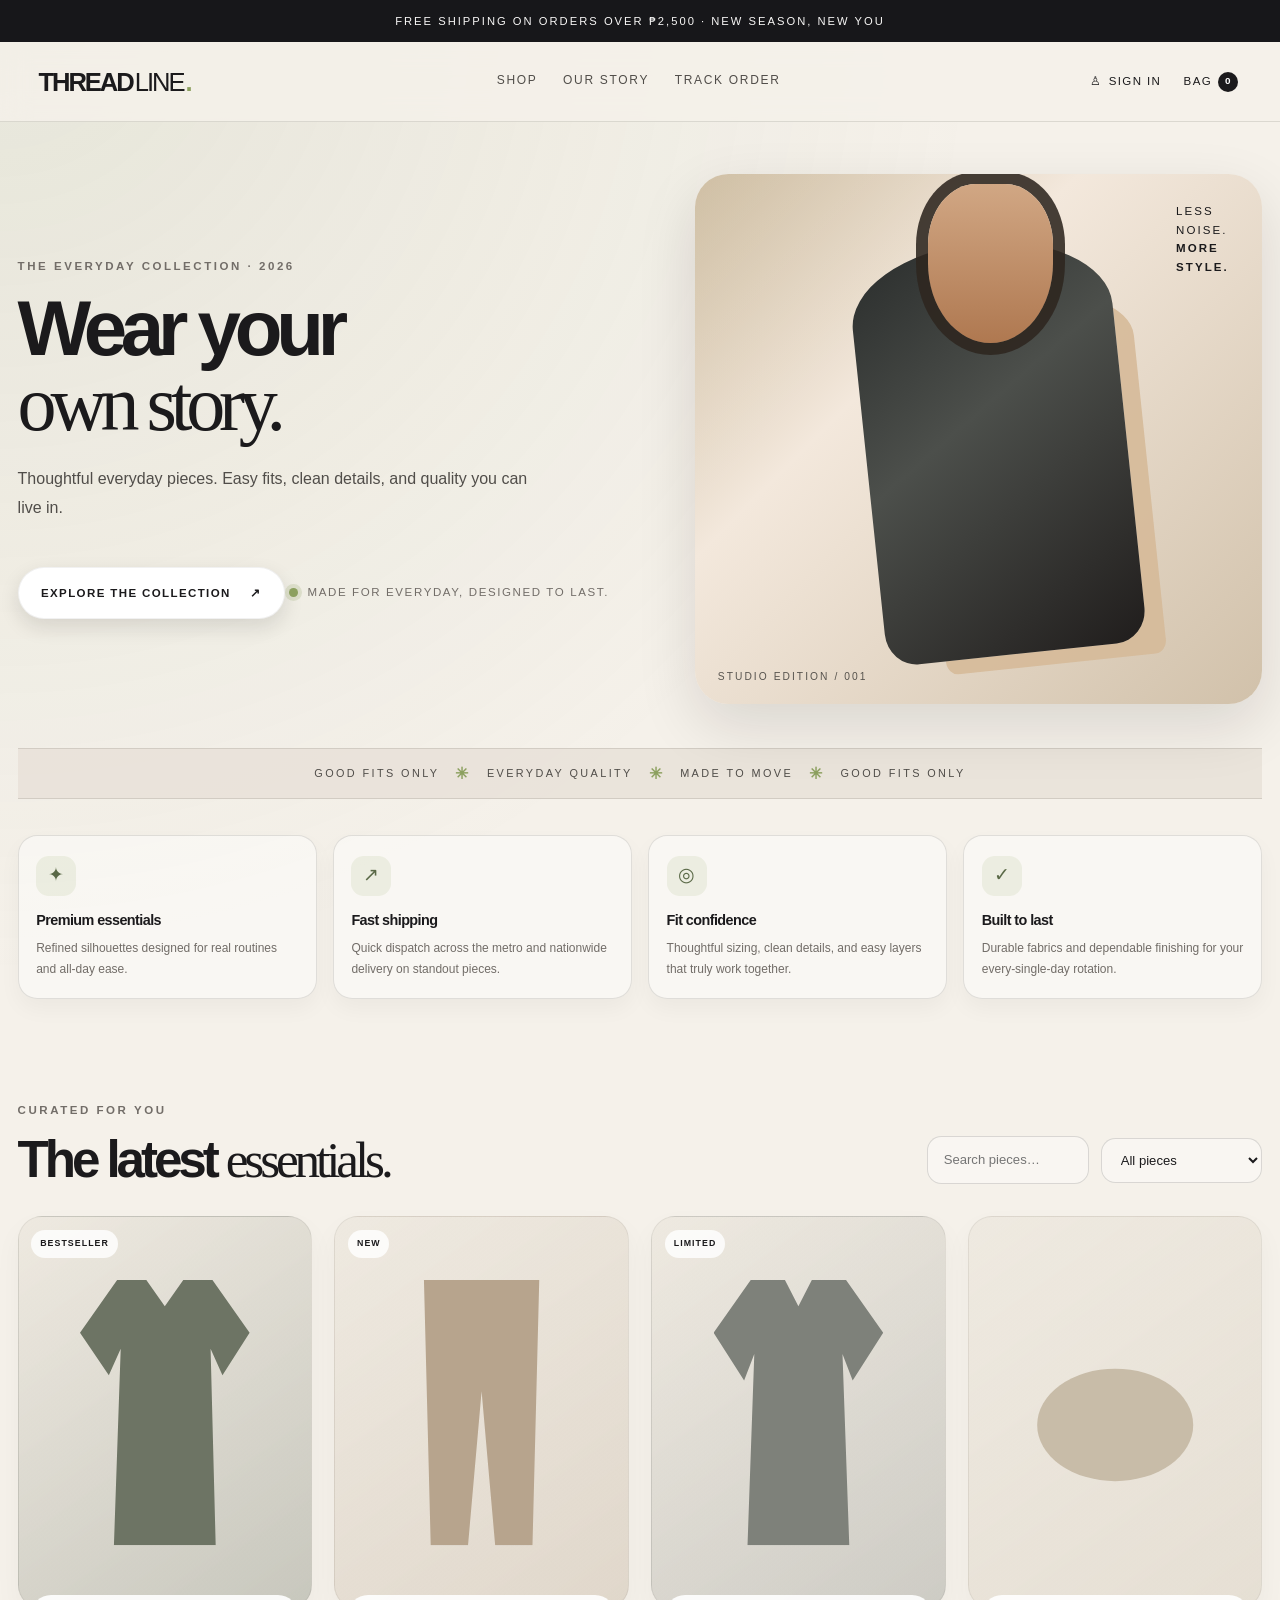
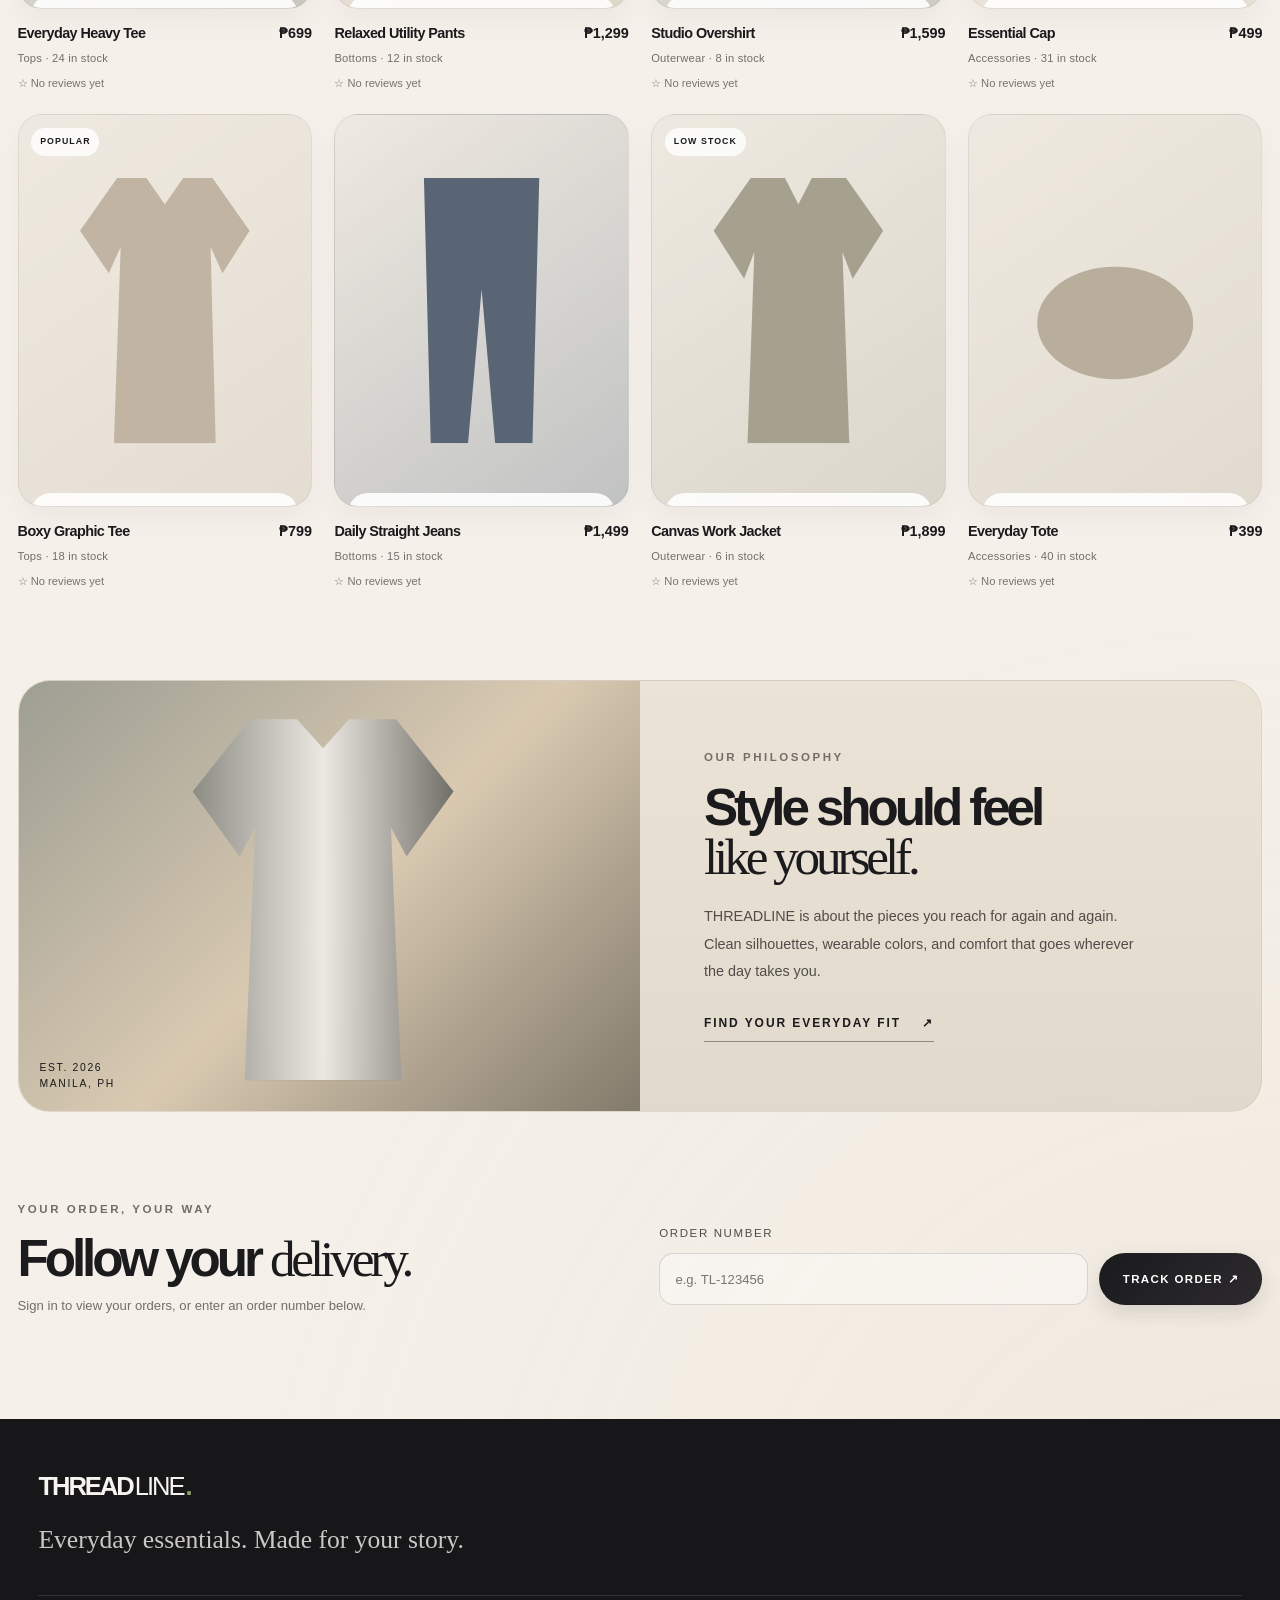
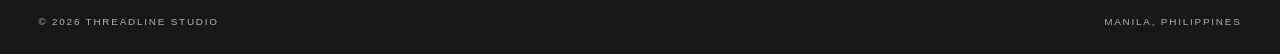
<file: projects/threadline_clothing_store/index.html>
<!doctype html>
<html lang="en">
<head>
  <meta charset="utf-8">
  <meta name="viewport" content="width=device-width,initial-scale=1">
  <meta name="theme-color" content="#171717">
  <title>THREADLINE — Everyday essentials</title>
  <link rel="stylesheet" href="style.css">
  <link rel="stylesheet" href="admin.css">
</head>
<body>
  <div class="announcement">FREE SHIPPING ON ORDERS OVER ₱2,500 · NEW SEASON, NEW YOU</div>
  <header class="site-header">
    <a class="brand" href="#" aria-label="Threadline home">THREAD<span>LINE</span><i>.</i></a>
    <nav><a href="#shop">Shop</a><a href="#story">Our story</a><a href="#orders">Track order</a></nav>
    <div class="header-actions">
      <button class="icon-button" id="accountBtn" title="Account">♙ <span id="accountLabel">Sign in</span></button>
      <button class="icon-button" id="cartBtn" title="Shopping bag">Bag <span class="count" id="cartCount">0</span></button>
      <button class="menu-toggle" id="menuToggle" aria-label="Toggle menu">☰</button>
    </div>
  </header>

  <main>
    <section class="hero">
      <div class="hero-copy">
        <p class="eyebrow">THE EVERYDAY COLLECTION · 2026</p>
        <h1>Wear your<br><em>own story.</em></h1>
        <p class="hero-sub">Thoughtful everyday pieces. Easy fits, clean details, and quality you can live in.</p>
        <a class="button button-light" href="#shop">Explore the collection <span>↗</span></a>
        <div class="hero-note"><span class="tiny-dot"></span> Made for everyday, designed to last.</div>
      </div>
      <div class="hero-image" role="img" aria-label="Minimal editorial clothing photograph">
        <div class="hero-stamp">LESS<br>NOISE.<br><b>MORE<br>STYLE.</b></div>
        <div class="hero-image-caption">STUDIO EDITION / 001</div>
      </div>
      <div class="hero-vertical">THREADLINE STUDIO — MANILA</div>
    </section>

    <section class="ticker" aria-label="Store benefits"><span>GOOD FITS ONLY</span><b>✳</b><span>EVERYDAY QUALITY</span><b>✳</b><span>MADE TO MOVE</span><b>✳</b><span>GOOD FITS ONLY</span></section>

    <section class="feature-strip" aria-label="Brand benefits">
      <div class="feature-grid">
        <article class="feature-card">
          <div class="feature-icon">✦</div>
          <strong>Premium essentials</strong>
          <p>Refined silhouettes designed for real routines and all-day ease.</p>
        </article>
        <article class="feature-card">
          <div class="feature-icon">↗</div>
          <strong>Fast shipping</strong>
          <p>Quick dispatch across the metro and nationwide delivery on standout pieces.</p>
        </article>
        <article class="feature-card">
          <div class="feature-icon">◎</div>
          <strong>Fit confidence</strong>
          <p>Thoughtful sizing, clean details, and easy layers that truly work together.</p>
        </article>
        <article class="feature-card">
          <div class="feature-icon">✓</div>
          <strong>Built to last</strong>
          <p>Durable fabrics and dependable finishing for your every-single-day rotation.</p>
        </article>
      </div>
    </section>

    <section class="shop-section section-wrap" id="shop">
      <div class="section-heading">
        <div><p class="eyebrow">CURATED FOR YOU</p><h2>The latest <em>essentials.</em></h2></div>
        <div class="shop-controls">
          <input id="searchInput" class="search-input" placeholder="Search pieces…" aria-label="Search products">
          <select id="categoryFilter" aria-label="Filter category"><option value="All">All pieces</option><option value="Tops">Tops</option><option value="Bottoms">Bottoms</option><option value="Outerwear">Outerwear</option><option value="Accessories">Accessories</option></select>
        </div>
      </div>
      <div class="product-grid" id="productGrid"></div>
      <p class="empty-state hidden" id="emptyProducts">No products match your search.</p>
    </section>

    <section class="story" id="story">
      <div class="story-image"><div class="story-tag">EST. 2026<br>MANILA, PH</div></div>
      <div class="story-copy"><p class="eyebrow">OUR PHILOSOPHY</p><h2>Style should feel<br><em>like yourself.</em></h2><p>THREADLINE is about the pieces you reach for again and again. Clean silhouettes, wearable colors, and comfort that goes wherever the day takes you.</p><a class="text-link" href="#shop">Find your everyday fit <span>↗</span></a></div>
    </section>

    <section class="order-section section-wrap" id="orders">
      <div><p class="eyebrow">YOUR ORDER, YOUR WAY</p><h2>Follow your <em>delivery.</em></h2><p class="muted">Sign in to view your orders, or enter an order number below.</p></div>
      <form id="trackForm" class="track-form"><label for="trackingId">Order number</label><div class="track-row"><input id="trackingId" placeholder="e.g. TL-123456" required><button class="button button-dark">Track order ↗</button></div></form>
      <div id="trackingResult" class="tracking-result hidden"></div>
    </section>
  </main>

  <footer><a class="brand brand-footer" href="#">THREAD<span>LINE</span><i>.</i></a><p>Everyday essentials. Made for your story.</p><div class="footer-bottom"><span>© 2026 THREADLINE STUDIO</span><span>MANILA, PHILIPPINES</span></div></footer>

  <div class="overlay hidden" id="overlay"></div>
  <aside class="drawer hidden" id="cartDrawer" aria-label="Shopping bag">
    <div class="drawer-head"><div><p class="eyebrow">YOUR SELECTION</p><h3>Your bag <span id="drawerCount">(0)</span></h3></div><button class="close-btn" data-close="cartDrawer">✕</button></div>
    <div id="cartItems" class="cart-items"></div>
    <div class="cart-bottom"><div class="subtotal"><span>Subtotal</span><strong id="cartSubtotal">₱0</strong></div><p class="muted small">Shipping and payment are confirmed at checkout.</p><button class="button button-dark full" id="checkoutBtn">Continue to checkout ↗</button></div>
  </aside>

  <aside class="drawer hidden" id="accountDrawer" aria-label="Account panel">
    <div class="drawer-head"><div><p class="eyebrow">WELCOME TO THREADLINE</p><h3 id="accountTitle">Your account</h3></div><button class="close-btn" data-close="accountDrawer">✕</button></div>
    <div id="accountContent"></div>
  </aside>

  <aside class="drawer admin-drawer hidden" id="adminDrawer" aria-label="Admin panel">
    <div class="admin-topbar"><a class="brand" href="#" aria-label="Threadline admin">THREAD<span>LINE</span><i>.</i></a><div><span class="admin-live-dot"></span> Store dashboard</div><button class="close-btn" data-close="adminDrawer" aria-label="Close admin panel">✕</button></div>
    <div id="adminContent"></div>
  </aside>

  <div class="modal-backdrop hidden" id="modalBackdrop">
    <section class="modal" role="dialog" aria-modal="true" aria-labelledby="modalTitle">
      <button class="close-btn modal-close" id="modalClose">✕</button><div id="modalContent"></div>
    </section>
  </div>
  <div class="toast" id="toast" role="status"></div>
  <script src="script.js"></script>
  <script src="product-images.js"></script>
</body>
</html>
</file>
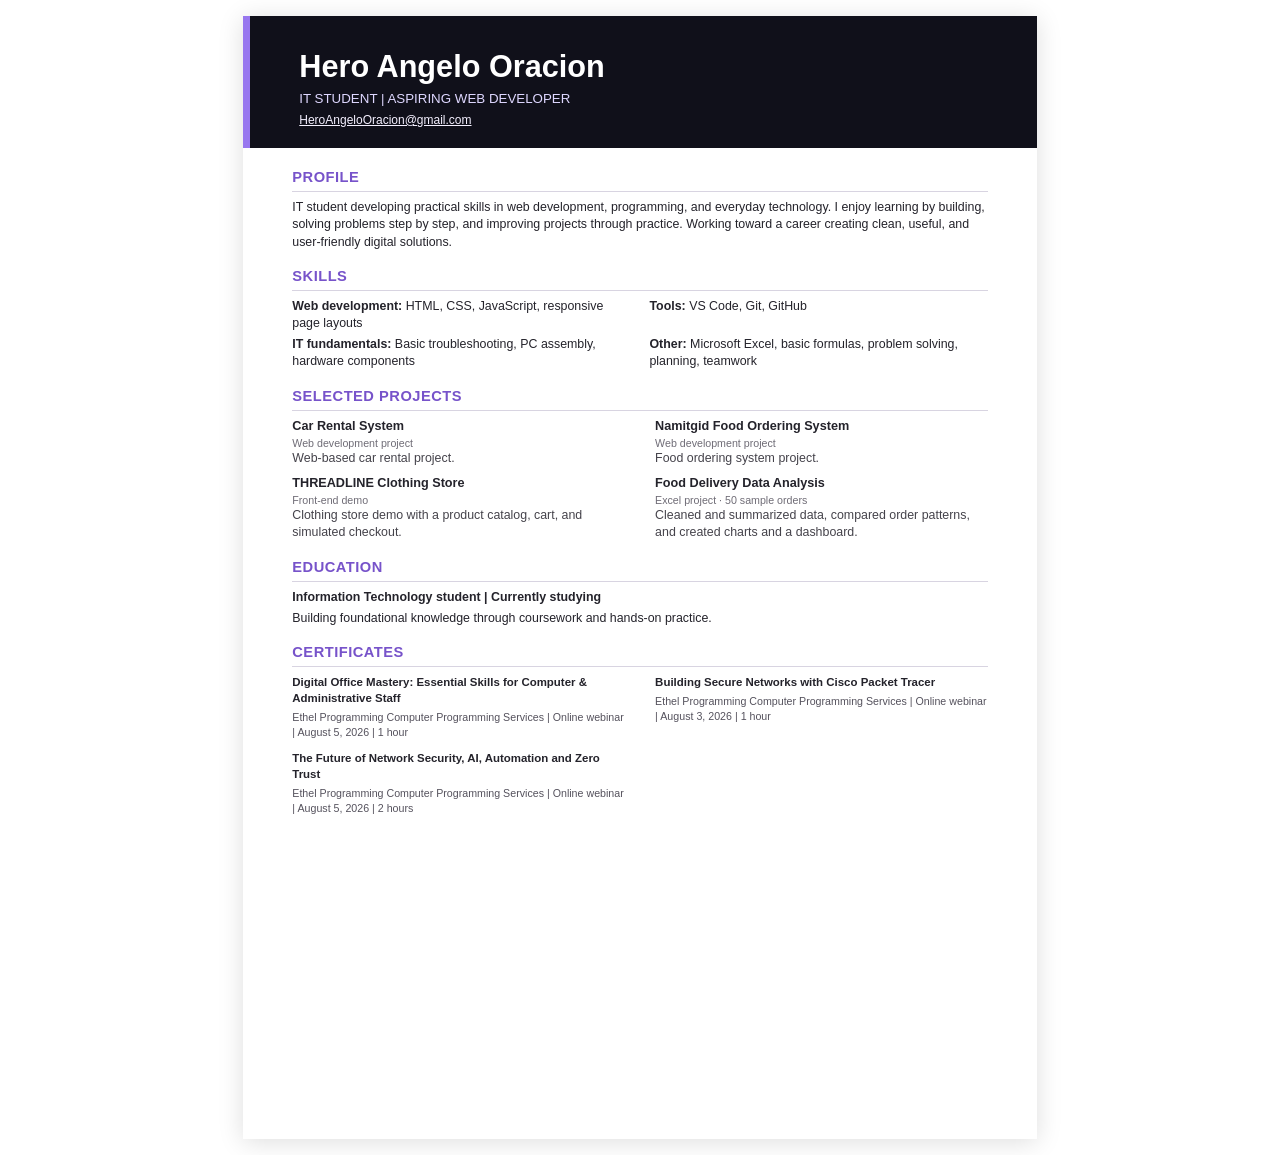
<file: resume.html>
<!doctype html>
<html lang="en">
<head>
<meta charset="utf-8">
<meta name="viewport" content="width=device-width,initial-scale=1">
<title>Hero Angelo Oracion — Resume</title>
<style>
@page{size:A4;margin:11mm 13mm}
*{box-sizing:border-box}
body{margin:0;color:#24232b;font:9.3pt/1.38 Arial,Helvetica,sans-serif}
header{margin:-11mm -13mm 5mm;padding:9mm 13mm 5mm;background:#10101a;color:#fff;border-left:7px solid #9877ef}
h1{margin:0;font-size:23pt;line-height:1.05}
.role{margin:2mm 0 1mm;color:#ded7ff;font-size:10pt}
.email{font-size:9pt;color:#f4f0ff}
section{margin:4mm 0 0}
h2{margin:0 0 2mm;padding-bottom:1mm;border-bottom:1px solid #d8d4e1;color:#7753ca;font-size:11pt;letter-spacing:.5px}
p{margin:1mm 0}
.skill-list{display:grid;grid-template-columns:1fr 1fr;gap:1mm 5mm}
.skill-list p{margin:0}
.projects{display:grid;grid-template-columns:1fr 1fr;column-gap:8mm;row-gap:2mm}
.project h3{margin:0;font-size:9.5pt}
.project p{margin:0;color:#45434b}
.project .meta{font-size:8pt;color:#6f6c76}
.education{margin-top:4mm}
.certificates{display:grid;grid-template-columns:1fr 1fr;gap:2mm 8mm}
.certificate strong{display:block;font-size:8.6pt}
.certificate p{font-size:8pt;color:#55525d}
@media screen{body{max-width:210mm;min-height:297mm;margin:16px auto;padding:11mm 13mm;box-shadow:0 3px 24px #0002;background:white}header{margin:-11mm -13mm 5mm}}
</style>
</head>
<body>
<header>
  <h1>Hero Angelo Oracion</h1>
  <p class="role">IT STUDENT | ASPIRING WEB DEVELOPER</p>
  <a class="email" href="mailto:HeroAngeloOracion@gmail.com">HeroAngeloOracion@gmail.com</a>
</header>
<section>
  <h2>PROFILE</h2>
  <p>IT student developing practical skills in web development, programming, and everyday technology. I enjoy learning by building, solving problems step by step, and improving projects through practice. Working toward a career creating clean, useful, and user-friendly digital solutions.</p>
</section>
<section>
  <h2>SKILLS</h2>
  <div class="skill-list">
    <p><strong>Web development:</strong> HTML, CSS, JavaScript, responsive page layouts</p>
    <p><strong>Tools:</strong> VS Code, Git, GitHub</p>
    <p><strong>IT fundamentals:</strong> Basic troubleshooting, PC assembly, hardware components</p>
    <p><strong>Other:</strong> Microsoft Excel, basic formulas, problem solving, planning, teamwork</p>
  </div>
</section>
<section>
  <h2>SELECTED PROJECTS</h2>
  <div class="projects">
    <article class="project">
      <h3>Car Rental System</h3>
      <p class="meta">Web development project</p>
      <p>Web-based car rental project.</p>
    </article>
    <article class="project">
      <h3>Namitgid Food Ordering System</h3>
      <p class="meta">Web development project</p>
      <p>Food ordering system project.</p>
    </article>
    <article class="project">
      <h3>THREADLINE Clothing Store</h3>
      <p class="meta">Front-end demo</p>
      <p>Clothing store demo with a product catalog, cart, and simulated checkout.</p>
    </article>
    <article class="project">
      <h3>Food Delivery Data Analysis</h3>
      <p class="meta">Excel project · 50 sample orders</p>
      <p>Cleaned and summarized data, compared order patterns, and created charts and a dashboard.</p>
    </article>
  </div>
</section>
<section class="education">
  <h2>EDUCATION</h2>
  <p><strong>Information Technology student | Currently studying</strong></p>
  <p>Building foundational knowledge through coursework and hands-on practice.</p>
</section>
<section>
  <h2>CERTIFICATES</h2>
  <div class="certificates">
    <article class="certificate">
      <strong>Digital Office Mastery: Essential Skills for Computer &amp; Administrative Staff</strong>
      <p>Ethel Programming Computer Programming Services | Online webinar | August 5, 2026 | 1 hour</p>
    </article>
    <article class="certificate">
      <strong>Building Secure Networks with Cisco Packet Tracer</strong>
      <p>Ethel Programming Computer Programming Services | Online webinar | August 3, 2026 | 1 hour</p>
    </article>
    <article class="certificate">
      <strong>The Future of Network Security, AI, Automation and Zero Trust</strong>
      <p>Ethel Programming Computer Programming Services | Online webinar | August 5, 2026 | 2 hours</p>
    </article>
  </div>
</section>
</body>
</html>
</file>
<file: style.css>
*{box-sizing:border-box}html{scroll-behavior:smooth;scroll-padding-top:85px} :root{--bg:#0b0b10;--panel:#111118;--panel2:#15151e;--text:#f3f2f8;--muted:#9896a8;--line:#25242e;--purple:#a18aff;--green:#a2e5bd;--width:1060px}body{margin:0;background:var(--bg);color:var(--text);font-family:"DM Sans",sans-serif;font-size:14px;line-height:1.65;transition:background .25s,color .25s}a{color:inherit;text-decoration:none}button,input,textarea{font:inherit}.wrap{width:min(var(--width),calc(100% - 56px));margin:auto}.topbar{height:66px;position:sticky;top:0;z-index:10;background:#0b0b10e8;backdrop-filter:blur(18px);border-bottom:1px solid #ffffff0b}.nav{height:100%;display:flex;align-items:center;justify-content:space-between}.logo{font:700 15px "Space Grotesk",sans-serif;letter-spacing:-.05em}.logo span{color:var(--purple)}.navlinks{display:flex;align-items:center;gap:28px;font-size:11px;color:#aaa8b8}.navlinks a:hover{color:white}.navlinks a:last-of-type{border:1px solid #33313e;padding:7px 12px;border-radius:6px;color:#eee}.theme,.hamburger{border:1px solid #33313e;background:transparent;color:#eee;border-radius:6px;padding:5px 8px;cursor:pointer}.hamburger{display:none}.hero{min-height:535px;display:grid;grid-template-columns:1.02fr .98fr;align-items:center;gap:50px;position:relative;padding-top:65px;padding-bottom:75px}.eyebrow,.section-kicker{font-size:9px;letter-spacing:.17em;color:#aaa0ff;font-weight:700}.eyebrow{display:flex;align-items:center;gap:8px}.eyebrow i{display:inline-block;width:5px;height:5px;border-radius:50%;background:#a18aff;box-shadow:0 0 12px #a18aff}.hero h1{font:600 clamp(38px,5vw,57px)/1.08 "Space Grotesk",sans-serif;letter-spacing:-.07em;margin:16px 0 19px}.hero h1 span,.section-title span,.contact h2 span{color:var(--purple)}.lead{max-width:420px;color:var(--muted);font-size:12px;line-height:1.9}.actions{display:flex;gap:10px;margin-top:24px}.btn{display:inline-flex;align-items:center;justify-content:center;gap:20px;padding:10px 13px;border:1px solid #33313e;background:transparent;border-radius:5px;color:var(--text);font-size:10px;cursor:pointer;transition:transform .2s,border .2s}.btn:hover{transform:translateY(-2px);border-color:#a18aff}.btn.primary{background:#a18aff;color:#0b0b10;border-color:#a18aff;font-weight:700}.btn b{font-size:13px}.mini-stats{display:flex;gap:28px;margin-top:32px}.mini-stats div{display:flex;flex-direction:column}.mini-stats strong{font-size:10px;font-weight:600}.mini-stats small{font-size:9px;color:var(--muted);margin-top:3px}.hero-visual{height:350px;display:grid;place-items:center;position:relative}.glow{position:absolute;width:220px;height:220px;background:#8663e9;filter:blur(100px);opacity:.16}.orbit{position:absolute;border:1px solid #a18aff20;border-radius:50%;transform:rotate(-20deg)}.orbit1{width:300px;height:240px}.orbit2{width:240px;height:300px;transform:rotate(40deg);border-color:#a2e5bd17}.profile-card{position:relative;width:245px;min-height:245px;padding:17px;border:1px solid #34313f;border-radius:13px;background:linear-gradient(145deg,#171720,#101017);box-shadow:0 25px 60px #0008;transform:rotate(-5deg);z-index:1}.card-head{display:flex;align-items:center;gap:9px}.avatar{display:grid;place-items:center;width:29px;height:29px;border-radius:9px;background:#282238;color:#b8a5ff;font:700 10px "Space Grotesk",sans-serif}.card-head b{display:block;font-size:10px}.card-head small{display:block;color:var(--muted);font-size:8px}.dots{margin-left:auto;color:#777;font-size:10px;letter-spacing:2px}.card-message{margin:27px 0 24px;padding-left:7px}.card-message>small{font-size:7px;letter-spacing:.14em;color:#9d9aab}.card-message h2{font:600 25px/1.08 "Space Grotesk",sans-serif;letter-spacing:-.05em;margin:9px 0}.card-message h2 span{color:var(--green)}.card-foot{border-top:1px solid #2d2b36;padding-top:11px;display:flex;justify-content:space-between;font-size:8px;color:#c4c0d2}.status{color:var(--green)}.status i{display:inline-block;width:5px;height:5px;background:var(--green);border-radius:50%;margin-right:4px}.float-tag{position:absolute;z-index:2;padding:8px 10px;background:#191821;border:1px solid #35323e;border-radius:7px;box-shadow:0 10px 30px #0006;font-size:8px;color:#d8d4e3}.tag-one{right:5px;top:70px;transform:rotate(5deg)}.tag-two{left:5px;bottom:65px;transform:rotate(-2deg)}.spark{position:absolute;color:var(--green);font-size:16px}.spark1{right:35px;bottom:75px}.spark2{left:35px;top:65px;color:var(--purple)}.scroll{position:absolute;bottom:22px;left:0;display:flex;align-items:center;gap:9px;font-size:8px;letter-spacing:.12em;color:#777486}.scroll span{height:20px;width:12px;border:1px solid #706b7f;border-radius:10px;position:relative}.scroll span:after{content:"";position:absolute;top:4px;left:4px;width:2px;height:4px;background:var(--purple);animation:scroll 1.5s infinite}.section{padding-top:90px;padding-bottom:90px}.section-band{background:#0e0e14;border-top:1px solid #ffffff08;border-bottom:1px solid #ffffff08;padding:62px 0}.about-grid{display:grid;grid-template-columns:.85fr 1.15fr;gap:65px;margin-top:24px}.section-title{font:600 clamp(27px,3.5vw,38px)/1.16 "Space Grotesk",sans-serif;letter-spacing:-.06em;margin:12px 0}.about-copy{color:var(--muted);font-size:11px;line-height:1.9}.about-copy p{margin:0 0 14px}.about-points{display:grid;gap:12px;margin-top:22px}.about-points>div{display:flex;align-items:center;gap:12px}.about-points i{display:grid;place-items:center;width:30px;height:30px;background:#a18aff17;border:1px solid #a18aff25;border-radius:8px;color:var(--purple);font-style:normal}.about-points b,.about-points small{display:block}.about-points b{color:var(--text);font-size:10px}.about-points small{font-size:9px}.section-intro{font-size:11px;color:var(--muted);margin:10px 0 25px}.skill-grid{display:grid;grid-template-columns:repeat(4,1fr);gap:13px;margin-top:27px}.skill-card{background:var(--panel);border:1px solid var(--line);border-radius:9px;padding:18px;min-height:215px;transition:transform .2s,border-color .2s}.skill-card:hover,.project:hover{transform:translateY(-4px);border-color:#62517f}.skill-icon{display:grid;place-items:center;width:30px;height:30px;border-radius:8px;font-size:13px;margin-bottom:17px}.purple{background:#a18aff20;color:#b8a5ff}.green{background:#a2e5bd18;color:#a2e5bd}.orange{background:#e9a77a18;color:#e9a77a}.blue{background:#8bbaff18;color:#8bbaff}.skill-card h3,.project h3{font:600 12px "Space Grotesk",sans-serif;margin:0 0 8px}.skill-card p,.project-body>p{font-size:10px;color:var(--muted);line-height:1.8;min-height:54px;margin:0 0 12px}.tags{display:flex;gap:5px;flex-wrap:wrap}.tags span{font-size:8px;padding:4px 6px;border-radius:4px;background:#ffffff07;border:1px solid #ffffff0e;color:#b4b0c0}.level{height:3px;background:#25232d;border-radius:5px;margin-top:17px;overflow:hidden}.level span{height:100%;display:block;background:linear-gradient(90deg,#9b83ff,#a2e5bd);border-radius:5px}.note{color:#737182;font-size:9px;margin-top:18px}.project-heading{display:flex;justify-content:space-between;align-items:end;gap:20px;margin-top:16px}.project-heading .section-title{margin-top:0}.filters{display:flex;gap:5px}.filters button{background:transparent;border:1px solid #2b2934;color:#8c899a;padding:6px 10px;border-radius:5px;font-size:9px;cursor:pointer}.filters button.active,.filters button:hover{background:#a18aff18;border-color:#a18aff6b;color:#d5cbff}.project-grid{display:grid;grid-template-columns:repeat(3,1fr);gap:15px;margin-top:25px}.project{background:#121219;border:1px solid #26242e;border-radius:9px;overflow:hidden;transition:transform .2s,border-color .2s}.project.hide{display:none}.project-art{height:145px;position:relative;display:grid;place-items:center;overflow:hidden}.project-art>b{position:absolute;top:12px;right:13px;font:600 10px "Space Grotesk",sans-serif;color:#ffffff70}.art-purple{background:linear-gradient(140deg,#241a3c,#171a2c)}.art-green{background:linear-gradient(140deg,#dceee1,#9db9a5)}.art-orange{background:linear-gradient(140deg,#3b2922,#171416)}.art-window{width:65%;height:72%;border:1px solid #ffffff2a;border-radius:5px;background:#151522;box-shadow:0 8px 30px #0005;padding:8px}.art-window>span{display:inline-block;width:4px;height:4px;background:#a18aff;border-radius:50%;margin-right:3px}.art-line{height:5px;width:45%;background:#a18aff;margin:15px 0 9px;border-radius:3px}.art-boxes{display:flex;gap:6px}.art-boxes i{height:26px;flex:1;background:#302743;border-radius:3px}.art-chart{height:23px;margin-top:8px;background:linear-gradient(160deg,transparent 40%,#a18aff 41%,#a18aff 44%,transparent 45%),linear-gradient(20deg,transparent 45%,#a2e5bd 46%,#a2e5bd 49%,transparent 50%);border-bottom:1px solid #ffffff20}.task-paper{width:67%;background:#f4f8f3;color:#354a3b;padding:13px 14px;border-radius:4px;box-shadow:0 10px 25px #263e2c40;transform:rotate(-3deg)}.task-paper b{display:block;font-size:10px;margin-bottom:9px}.task-paper i{display:block;font-style:normal;font-size:7px;padding:4px 0;border-bottom:1px solid #dce6dc}.store-preview{width:70%;height:76%;border:1px solid #98745d;background:#241c1a;padding:14px;display:flex;flex-direction:column;justify-content:space-between;color:#e9c4a8}.store-preview small{font-size:6px;letter-spacing:.16em}.store-preview b{font:600 22px/.95 "Space Grotesk",sans-serif;letter-spacing:-.05em}.store-preview span{font-size:6px;letter-spacing:.1em}.project-body{padding:16px}.project-meta{font-size:8px;letter-spacing:.12em;color:#a99aff;margin-bottom:7px}.project h3{font-size:13px}.project-body>p{min-height:50px}.details{display:flex;justify-content:space-between;width:100%;margin-top:15px;padding:11px 0 0;border:0;border-top:1px solid #ffffff0e;background:transparent;color:#c1b4ff;font-size:9px;text-align:left;cursor:pointer}.details span{font-size:13px}.contact{padding-bottom:100px}.contact-panel{display:grid;grid-template-columns:1fr .78fr;gap:55px;align-items:center;background:radial-gradient(ellipse at 15% 70%,#8e67e31a,transparent 45%),#111118;border:1px solid #26242f;border-radius:12px;padding:40px;margin-top:20px}.contact-copy .eyebrow{font-size:8px}.contact h2{font:600 clamp(31px,4vw,43px)/1.08 "Space Grotesk",sans-serif;letter-spacing:-.06em;margin:16px 0}.contact-copy>p:not(.eyebrow){font-size:11px;color:var(--muted);max-width:330px}.contact-links{display:flex;align-items:center;gap:12px;flex-wrap:wrap;margin-top:24px;font-size:10px}.contact-links a{color:#d9d1ff}.contact-links button{font-size:9px;border:1px solid #34313e;background:transparent;color:#aaa6b7;border-radius:4px;padding:6px 8px;cursor:pointer}.contact form{display:flex;flex-direction:column}.contact label{font-size:9px;margin:0 0 5px;color:#c4c0cf}.contact input,.contact textarea{border:1px solid #2b2935;border-radius:5px;background:#0c0c12;color:var(--text);padding:10px;font-size:10px;margin-bottom:13px;outline:none}.contact input:focus,.contact textarea:focus{border-color:#a18aff}.contact textarea{resize:vertical}.submit{width:100%;justify-content:space-between}.contact form>small{font-size:8px;color:#777486;margin-top:9px}footer{border-top:1px solid #ffffff0c;padding:20px 0}.footer-inner{display:flex;align-items:center;justify-content:space-between;gap:20px}.footer-inner p{font-size:8px;color:#777486;text-align:center}.footer-inner p span{display:block;margin-top:4px}.footer-inner>a:last-child{font-size:9px;color:#aaa5bb}dialog{width:min(440px,calc(100% - 30px));background:#15141d;color:var(--text);border:1px solid #34313e;border-radius:12px;padding:28px;box-shadow:0 20px 90px #000a}dialog::backdrop{background:#050509cc;backdrop-filter:blur(4px)}dialog h2{font:600 25px "Space Grotesk",sans-serif;letter-spacing:-.05em;margin:10px 0}dialog p:not(.section-kicker){font-size:11px;color:var(--muted);line-height:1.8}dialog small{display:block;color:#777486;font-size:9px;margin:18px 0}.close{float:right;background:none;border:0;color:#aaa;font-size:24px;cursor:pointer}#toast{position:fixed;bottom:20px;left:50%;transform:translate(-50%,20px);background:#22202c;border:1px solid #403b50;color:white;padding:10px 14px;border-radius:6px;font-size:10px;opacity:0;pointer-events:none;transition:.2s;z-index:20}#toast.show{opacity:1;transform:translate(-50%,0)}.reveal{opacity:1;transform:none}.reveal-animations .reveal{opacity:0;transform:translateY(15px);transition:opacity .65s,transform .65s}.reveal-animations .reveal.visible{opacity:1;transform:translateY(0)}@keyframes scroll{0%{opacity:0;transform:translateY(0)}50%{opacity:1}100%{opacity:0;transform:translateY(7px)}}.light{--bg:#f7f6fb;--panel:#fff;--panel2:#fff;--text:#1c1a28;--muted:#777486;--line:#e6e3ed}.light .topbar{background:#f7f6fbe8}.light .section-band{background:#f0eff6}.light .profile-card,.light .float-tag,.light .project,.light .contact-panel{background:#fff}.light .contact-panel{background:radial-gradient(ellipse at 15% 70%,#8e67e31a,transparent 45%),#fff}.light .contact input,.light .contact textarea{background:#faf9fd;color:#1c1a28}.light .navlinks a:hover{color:#1c1a28}.light .task-paper{background:#f4f8f3}.light dialog{background:#fff;color:#1c1a28}.light .project{border-color:#e6e3ed}.light .tags span{color:#6d687a;border-color:#e9e6ef}.light .filters button{color:#777486;border-color:#dedbe7}.light .filters button.active{color:#4f3c96}@media(max-width:800px){.hero{gap:20px}.hero h1{font-size:43px}.hero-visual{height:300px}.skill-grid{grid-template-columns:repeat(2,1fr)}.about-grid{gap:30px}.contact-panel{gap:28px;padding:28px}.project-grid{gap:10px}}@media(max-width:600px){.wrap{width:calc(100% - 36px)}.topbar{height:58px}.hamburger{display:block}.navlinks{display:none;position:absolute;top:58px;left:0;right:0;background:var(--bg);padding:20px 24px;flex-direction:column;align-items:stretch;gap:15px;border-bottom:1px solid var(--line)}.navlinks.open{display:flex}.navlinks a:last-of-type{text-align:center}.theme{width:100%}.hero{grid-template-columns:1fr;padding-top:50px;padding-bottom:70px;gap:5px}.hero h1{font-size:45px}.hero-visual{height:300px;grid-row:2}.profile-card{width:220px;min-height:225px}.card-message h2{font-size:22px}.tag-one{right:0}.tag-two{left:0}.mini-stats{gap:16px}.mini-stats strong{font-size:9px}.mini-stats small{font-size:8px}.scroll{bottom:20px}.section{padding-top:65px;padding-bottom:65px}.section-band{padding:50px 0}.about-grid{grid-template-columns:1fr;gap:14px}.about-grid .section-title{margin-bottom:0}.skill-grid,.project-grid{grid-template-columns:1fr}.skill-card{min-height:0}.skill-card p,.project-body>p{min-height:0}.project-art{height:165px}.project-heading{align-items:flex-start;flex-direction:column}.filters{margin-top:0}.contact-panel{grid-template-columns:1fr;padding:24px 19px;gap:25px}.contact h2{font-size:36px}.footer-inner{flex-wrap:wrap}.footer-inner p{order:3;flex-basis:100%;text-align:left;margin:0}.footer-inner>a:last-child{margin-left:auto}}@media(prefers-reduced-motion:reduce){*{scroll-behavior:auto!important;animation:none!important;transition:none!important}.reveal{opacity:1;transform:none}}
</file>
<file: readability.css>
body {
  font-size: 17px;
}

.wrap {
  width: min(1120px, calc(100% - 64px));
}

.navlinks {
  font-size: 14px;
}

.eyebrow,
.section-kicker {
  font-size: 12px;
}

.hero {
  min-height: 660px;
  gap: 60px;
}

.hero h1 {
  font-size: clamp(48px, 5.5vw, 68px);
}

.lead {
  max-width: 520px;
  font-size: 16px;
}

.btn {
  padding: 13px 17px;
  font-size: 14px;
}

.mini-stats {
  gap: 34px;
}

.mini-stats strong {
  font-size: 13px;
}

.mini-stats small {
  font-size: 12px;
}

.hero-visual {
  height: 440px;
}

.profile-card {
  width: 320px;
  min-height: 320px;
  padding: 22px;
}

.avatar {
  width: 38px;
  height: 38px;
  font-size: 13px;
}

.card-head b {
  font-size: 14px;
}

.card-head small {
  font-size: 11px;
}

.card-message {
  margin: 34px 0 30px;
}

.card-message > small {
  font-size: 10px;
}

.card-message h2 {
  font-size: 34px;
}

.card-foot {
  padding-top: 14px;
  font-size: 11px;
}

.float-tag {
  padding: 10px 13px;
  font-size: 11px;
}

.scroll {
  font-size: 11px;
}

.section {
  padding-top: 110px;
  padding-bottom: 110px;
}

.section-band {
  padding: 76px 0;
}

.section-title {
  font-size: clamp(36px, 4vw, 48px);
}

.about-copy,
.section-intro {
  font-size: 15px;
}

.about-points b {
  font-size: 14px;
}

.about-points small {
  font-size: 12px;
}

.skill-card {
  padding: 22px;
  min-height: 250px;
}

.skill-card h3,
.project h3 {
  font-size: 16px;
}

.skill-card p,
.project-body > p {
  font-size: 14px;
}

.skill-icon {
  width: 40px;
  height: 40px;
  font-size: 17px;
}

.tags {
  gap: 7px;
}

.tags span {
  font-size: 11px;
  padding: 5px 8px;
}

.project-grid {
  gap: 20px;
}

.project-art {
  height: 205px;
}

.art-window {
  padding: 12px;
}

.task-paper {
  padding: 17px 18px;
}

.store-preview {
  padding: 18px;
}

.project-body {
  padding: 20px;
}

.project-meta {
  font-size: 11px;
}

.details,
.filters button,
.note {
  font-size: 12px;
}

.contact-panel {
  padding: 50px;
}

.contact h2 {
  font-size: 48px;
}

.contact-copy > p:not(.eyebrow) {
  font-size: 15px;
}

.contact-links a,
.contact-links button,
.contact label,
.contact input,
.contact textarea {
  font-size: 14px;
}

.contact-links {
  display: grid;
  justify-items: start;
  gap: 14px;
  font-size: 14px;
}

.contact-item {
  display: grid;
  gap: 2px;
}

.contact-item b {
  color: #aaa6b7;
  font-size: 12px;
}

.contact-item span,
.contact-item a {
  overflow-wrap: anywhere;
}

.contact form > small {
  font-size: 11px;
}

.profile-card {
  width: 340px;
  height: 420px;
  min-height: 0;
  padding: 0;
  overflow: hidden;
}

.profile-photo {
  display: block;
  width: 100%;
  height: 100%;
  object-fit: cover;
  object-position: center 32%;
}

.photo-caption {
  position: absolute;
  right: 0;
  bottom: 0;
  left: 0;
  display: flex;
  flex-direction: column;
  padding: 38px 22px 20px;
  background: linear-gradient(transparent, #09090de8);
  color: #fff;
}

.photo-caption b {
  font: 600 20px "Space Grotesk", sans-serif;
}

.photo-caption small {
  color: #e4e0ec;
  font-size: 13px;
}

@media (max-width: 800px) {
  .wrap {
    width: min(100% - 48px, 700px);
  }

  .hero {
    min-height: 600px;
    gap: 28px;
  }

  .hero h1 {
    font-size: clamp(42px, 6vw, 54px);
  }

  .profile-card {
    width: 280px;
    height: 360px;
  }

  .card-message h2 {
    font-size: 29px;
  }

  .contact-panel {
    padding: 32px;
  }
}

@media (max-width: 600px) {
  .wrap {
    width: calc(100% - 36px);
  }

  .hero {
    min-height: 0;
    padding-top: 48px;
    padding-bottom: 75px;
    gap: 12px;
  }

  .hero h1 {
    font-size: clamp(40px, 11vw, 50px);
  }

  .lead {
    font-size: 15px;
  }

  .mini-stats {
    gap: 14px;
  }

  .mini-stats strong {
    font-size: 11px;
  }

  .mini-stats small {
    font-size: 10px;
  }

  .hero-visual {
    height: 340px;
  }

  .profile-card {
    width: min(280px, 76vw);
    height: 350px;
  }

  .photo-caption {
    padding: 34px 18px 17px;
  }

  .photo-caption b {
    font-size: 18px;
  }

  .photo-caption small {
    font-size: 12px;
  }

  .float-tag {
    font-size: 10px;
  }

  .section {
    padding-top: 70px;
    padding-bottom: 70px;
  }

  .section-band {
    padding: 55px 0;
  }

  .section-title {
    font-size: 36px;
  }

  .about-copy,
  .section-intro {
    font-size: 14px;
  }

  .skill-grid,
  .project-grid {
    grid-template-columns: 1fr;
  }

  .skill-card {
    min-height: 0;
  }

  .project-art {
    height: 200px;
  }

  .contact-panel {
    padding: 26px 20px;
  }

  .contact h2 {
    font-size: 40px;
  }
}

.resume-panel {
  display: flex;
  flex-direction: column;
  align-items: stretch;
  gap: 24px;
}

.resume-heading .section-title {
  margin-bottom: 12px;
}

.resume-heading .section-intro {
  margin-bottom: 0;
}

.resume-preview {
  width: 100%;
  overflow: hidden;
  border: 1px solid #ffffff18;
  border-radius: 12px;
  background: #171720;
}

.resume-preview img {
  display: block;
  width: 100%;
  height: auto;
}

.resume-download {
  align-self: center;
  min-width: 190px;
}

.certificate-grid {
  display: grid;
  grid-template-columns: repeat(3, minmax(0, 1fr));
  gap: 20px;
  margin-top: 34px;
}

.contact-cta {
  display: flex;
  justify-content: center;
  flex-wrap: wrap;
  gap: 24px;
}

.contact-action {
  display: flex;
  min-width: 150px;
  flex-direction: column;
  align-items: center;
  gap: 8px;
  text-align: center;
}

.contact-icon {
  display: grid;
  width: 84px;
  height: 84px;
  place-items: center;
  border: 1px solid #e5e5e5;
  border-radius: 50%;
  background: #fff;
  transition: transform .2s ease, box-shadow .2s ease;
}

.contact-icon:hover {
  transform: translateY(-3px);
  box-shadow: 0 8px 24px #0003;
}

.contact-icon:focus-visible {
  outline: 3px solid var(--purple);
  outline-offset: 4px;
}

.contact-icon svg {
  width: 42px;
  height: 32px;
}

.contact-icon.phone-icon svg {
  width: 34px;
  height: 34px;
  fill: #5f6368;
}

.contact-icon.facebook-icon svg {
  width: 36px;
  height: 36px;
  fill: #1877f2;
}

.contact-action > span {
  font: 600 17px "Space Grotesk", sans-serif;
}

.contact-action > small {
  color: var(--muted);
  font-size: 12px;
}

.certificate-card {
  overflow: hidden;
  border: 1px solid #ffffff18;
  border-radius: 16px;
  background: #ffffff08;
}

.certificate-image {
  display: block;
  overflow: hidden;
  background: #fff;
}

.certificate-image img {
  display: block;
  width: 100%;
  aspect-ratio: 1.45;
  object-fit: contain;
  transition: transform 0.25s ease;
}

.certificate-image:hover img,
.certificate-image:focus-visible img {
  transform: scale(1.04);
}

.certificate-copy {
  padding: 20px;
}

.certificate-copy .project-meta {
  line-height: 1.6;
}

.certificate-copy h3 {
  margin: 10px 0 5px;
  font: 600 18px "Space Grotesk", sans-serif;
}

.certificate-copy p {
  margin: 0;
  color: #aaa6b7;
  font-size: 14px;
  line-height: 1.6;
}

@media (max-width: 800px) {
  .certificate-grid {
    grid-template-columns: repeat(2, minmax(0, 1fr));
  }
}

@media (max-width: 600px) {
  .resume-preview img {
    height: auto;
  }

  .certificate-grid {
    grid-template-columns: 1fr;
  }
}

.art-analytics {
  background: radial-gradient(ellipse at 20% 15%, #3c315d, transparent 58%), linear-gradient(140deg, #171622, #202b31);
}

.analytics-preview {
  width: 78%;
  padding: 10px;
  border: 1px solid #ffffff24;
  border-radius: 8px;
  background: #101018e8;
  box-shadow: 0 8px 30px #0006;
}

.analytics-kpis {
  display: grid;
  grid-template-columns: repeat(3, 1fr);
  gap: 6px;
}

.analytics-kpis span {
  display: grid;
  gap: 2px;
  padding: 6px;
  border: 1px solid #ffffff12;
  border-radius: 5px;
}

.analytics-kpis small,
.analytics-caption {
  color: #aaa6b7;
  font-size: 7px;
  letter-spacing: 0.08em;
}

.analytics-kpis b {
  color: #c5b7ff;
  font: 600 11px "Space Grotesk", sans-serif;
}

.analytics-bars {
  display: flex;
  align-items: end;
  gap: 6px;
  height: 36px;
  margin: 9px 2px 6px;
  border-bottom: 1px solid #ffffff20;
}

.analytics-bars i {
  flex: 1;
  height: 45%;
  border-radius: 3px 3px 0 0;
  background: linear-gradient(#a18aff, #a2e5bd);
}

.analytics-bars i:nth-child(2),
.analytics-bars i:nth-child(6) {
  height: 72%;
}

.analytics-bars i:nth-child(3),
.analytics-bars i:nth-child(7) {
  height: 57%;
}

.analytics-bars i:nth-child(4) {
  height: 90%;
}

.analytics-caption {
  display: block;
  text-align: right;
}
</file>
<file: portfolio.css>
:root {
  color-scheme: light;
  --bg: #fbf7f0;
  --panel: #fffdfa;
  --panel2: #f2e9dd;
  --text: #30251f;
  --muted: #71645b;
  --line: #e8d9ca;
  --purple: #b6532b;
  --green: #d69a4c;
  --width: 1160px;
  --serif: Georgia, "Times New Roman", serif;
  --shadow: 0 24px 70px #49311d12;
}

* {
  box-sizing: border-box;
}

html {
  scroll-behavior: smooth;
  scroll-padding-top: 92px;
  overflow-x: clip;
}

body {
  background:
    radial-gradient(ellipse at 86% 9%, #f3e3d1 0, transparent 31rem),
    var(--bg);
  color: var(--text);
  font-family: "DM Sans", sans-serif;
  font-size: 16px;
  line-height: 1.7;
}

body,
.topbar,
.skill-card,
.project,
.certificate-card,
.contact-panel,
.profile-card,
.resume-preview {
  transition:
    background-color 220ms ease,
    border-color 220ms ease,
    color 220ms ease,
    box-shadow 220ms ease;
}

a {
  text-underline-offset: 4px;
}

button,
a {
  -webkit-tap-highlight-color: transparent;
}

a:focus-visible,
button:focus-visible {
  outline: 3px solid #c77347;
  outline-offset: 4px;
}

.wrap {
  width: min(var(--width), calc(100% - 88px));
}

.skip-link {
  position: fixed;
  z-index: 20;
  top: 12px;
  left: 12px;
  transform: translateY(-160%);
  border-radius: 6px;
  background: var(--text);
  color: var(--bg);
  padding: 10px 14px;
}

.skip-link:focus {
  transform: translateY(0);
}

.topbar {
  height: 76px;
  border-bottom: 1px solid #49311d12;
  background: #fbf7f0e8;
}

.nav {
  position: relative;
}

.logo {
  font: 700 20px "Space Grotesk", sans-serif;
  letter-spacing: -0.07em;
}

.logo span {
  color: var(--purple);
}

.navlinks {
  gap: clamp(16px, 2.2vw, 29px);
  color: var(--muted);
  font-size: 13px;
}

.navlinks a {
  transition: color 160ms ease;
}

.navlinks a:hover,
.footer-inner > a:last-child:hover {
  color: var(--purple);
}

.navlinks a:last-of-type {
  border: 0;
  padding: 0;
  color: var(--muted);
}

.navlinks a[href="#contact"] {
  border: 1px solid var(--line);
  border-radius: 999px;
  padding: 9px 16px;
  color: var(--text);
}

.navlinks a[href="#contact"]:hover {
  border-color: var(--purple);
  color: var(--purple);
}

.theme,
.hamburger {
  border-color: var(--line);
  border-radius: 50%;
  background: var(--panel);
  color: var(--text);
  cursor: pointer;
  transition: background-color 180ms ease, transform 180ms ease;
}

.theme {
  width: 38px;
  height: 38px;
  font-size: 17px;
}

.theme:hover,
.hamburger:hover {
  transform: translateY(-2px);
  background: var(--panel2);
}

.hamburger {
  width: 42px;
  height: 42px;
  padding: 0;
  font-size: 19px;
}

.hero {
  min-height: 700px;
  grid-template-columns: 1.05fr 0.95fr;
  gap: clamp(45px, 8vw, 110px);
  padding-top: 80px;
  padding-bottom: 100px;
}

.eyebrow,
.section-kicker {
  color: var(--purple);
  font-size: 11px;
  letter-spacing: 0.14em;
}

.eyebrow i {
  width: 7px;
  height: 7px;
  background: #d78952;
  box-shadow: 0 0 0 4px #d7895220;
}

.hero h1 {
  margin: 25px 0;
  font-size: clamp(55px, 6.5vw, 80px);
  line-height: 1.02;
  letter-spacing: -0.075em;
}

.hero h1 span,
.section-title span,
.contact h2 span {
  color: var(--purple);
}

.lead {
  max-width: 500px;
  color: var(--muted);
  font-size: 17px;
  line-height: 1.8;
}

.actions {
  gap: 12px;
  margin-top: 30px;
}

.btn {
  min-height: 49px;
  gap: 24px;
  border: 1px solid var(--line);
  border-radius: 999px;
  background: var(--panel);
  padding: 12px 19px;
  font-size: 13px;
}

.btn:hover {
  border-color: var(--purple);
}

.btn.primary {
  border-color: var(--purple);
  background: var(--purple);
  color: #fff;
}

.btn.primary:hover {
  background: #923f22;
}

.mini-stats {
  gap: 31px;
  margin-top: 38px;
}

.mini-stats div {
  gap: 1px;
}

.mini-stats strong {
  font-size: 13px;
}

.mini-stats small {
  font-size: 11px;
}

.hero-visual {
  height: 480px;
  overflow: clip;
}

.glow {
  width: 275px;
  height: 275px;
  background: #dc8d56;
  opacity: 0.23;
  filter: blur(100px);
}

.orbit {
  border-color: #b6532b24;
}

.orbit2 {
  border-color: #d69a4c30;
}

.profile-card {
  width: 335px;
  height: 425px;
  min-height: 0;
  padding: 0;
  overflow: hidden;
  border: 8px solid var(--panel);
  border-radius: 180px 180px 18px 18px;
  background: var(--panel);
  box-shadow: var(--shadow);
  transform: rotate(2deg);
}

.profile-photo {
  display: block;
  width: 100%;
  height: 100%;
  object-fit: cover;
  object-position: center 32%;
}

.photo-caption {
  position: absolute;
  right: 0;
  bottom: 0;
  left: 0;
  display: flex;
  flex-direction: column;
  padding: 56px 24px 21px;
  background: linear-gradient(transparent, #2c1b14e8);
  color: #fff;
}

.photo-caption b {
  font: 600 21px "Space Grotesk", sans-serif;
}

.photo-caption small {
  color: #f2f2eb;
  font-size: 13px;
}

.float-tag {
  border-color: var(--line);
  border-radius: 999px;
  background: var(--panel);
  box-shadow: 0 10px 30px #49311d12;
  color: var(--text);
  padding: 10px 15px;
  font-size: 11px;
}

.tag-one {
  right: -3px;
  top: 82px;
}

.tag-two {
  left: -3px;
  bottom: 73px;
}

.spark {
  color: var(--purple);
}

.spark1 {
  color: var(--green);
}

.scroll {
  bottom: 28px;
  color: var(--muted);
  font-size: 10px;
}

.scroll span {
  border-color: #a89484;
}

.section {
  padding-top: 118px;
  padding-bottom: 118px;
}

.section-band {
  border-color: #49311d12;
  background: var(--panel2);
  padding: 90px 0;
}

.about-grid {
  gap: clamp(55px, 9vw, 130px);
  margin-top: 32px;
}

.section-title {
  margin: 16px 0;
  font-size: clamp(37px, 4.5vw, 54px);
  line-height: 1.08;
}

.about-copy {
  color: var(--muted);
  font-size: 15px;
  line-height: 1.9;
}

.about-copy p {
  margin-bottom: 19px;
}

.about-points {
  gap: 17px;
  margin-top: 26px;
}

.about-points > div {
  gap: 14px;
}

.about-points i {
  width: 40px;
  height: 40px;
  border-color: #b6532b24;
  border-radius: 12px;
  background: #b6532b10;
  color: var(--purple);
}

.about-points b {
  font-size: 13px;
}

.about-points small {
  font-size: 12px;
}

.section-intro {
  margin: 12px 0 31px;
  color: var(--muted);
  font-size: 15px;
}

.skill-grid {
  grid-template-columns: repeat(3, minmax(0, 1fr));
  gap: 17px;
  margin-top: 37px;
}

.skill-card {
  min-height: 230px;
  border: 1px solid var(--line);
  border-radius: 15px;
  background: var(--panel);
  padding: 25px;
}

.skill-card:hover,
.project:hover {
  transform: translateY(-5px);
  border-color: #d5a27e;
  box-shadow: 0 17px 42px #49311d0d;
}

.skill-icon {
  width: 43px;
  height: 43px;
  border-radius: 13px;
  font-size: 18px;
}

.skill-icon.purple,
.skill-icon.green,
.skill-icon.orange,
.skill-icon.blue {
  border: 1px solid #b6532b24;
  background: #b6532b10;
  color: var(--purple);
}

.skill-card h3,
.project h3 {
  margin-bottom: 9px;
  font-size: 17px;
}

.skill-card p,
.project-body > p {
  min-height: 0;
  color: var(--muted);
  font-size: 14px;
  line-height: 1.75;
}

.tags {
  gap: 7px;
}

.tags span {
  border-color: var(--line);
  background: var(--bg);
  color: var(--muted);
  padding: 5px 9px;
  font-size: 11px;
}

.level {
  background: var(--panel2);
}

.level span {
  background: linear-gradient(90deg, var(--purple), var(--green));
}

.note {
  margin-top: 21px;
  color: var(--muted);
  font-size: 12px;
}

.project-heading {
  align-items: end;
  margin-top: 21px;
}

.project-heading .section-title {
  margin-top: 0;
}

.filters {
  gap: 7px;
}

.filters button {
  border-color: var(--line);
  border-radius: 999px;
  color: var(--muted);
  padding: 8px 15px;
  font-size: 12px;
  transition: all 160ms ease;
}

.filters button.active,
.filters button:hover {
  border-color: var(--purple);
  background: var(--purple);
  color: #fff;
}

.project-grid {
  grid-template-columns: repeat(2, minmax(0, 1fr));
  gap: 22px;
  margin-top: 29px;
}

.project {
  overflow: hidden;
  border: 1px solid var(--line);
  border-radius: 16px;
  background: var(--panel);
  box-shadow: 0 7px 24px #49311d08;
}

.project-art {
  height: 220px;
}

.project-art > b {
  top: 15px;
  right: 17px;
  color: #fff;
}

.art-orange {
  background:
    radial-gradient(ellipse at 76% 18%, #d2a27c55, transparent 42%),
    linear-gradient(135deg, #453b31, #222622);
}

.art-analytics {
  background:
    radial-gradient(ellipse at 20% 15%, #66795280, transparent 60%),
    linear-gradient(140deg, #29332b, #202a30);
}

.namitgid-art {
  background:
    radial-gradient(ellipse at 50% 20%, #ffffff47, transparent 55%),
    linear-gradient(140deg, #567341, #263d2e);
}

.namitgid-preview {
  display: grid;
  width: 150px;
  height: 150px;
  place-items: center;
  overflow: hidden;
  border: 1px solid #ffffff99;
  border-radius: 24px;
  background: #fff;
  box-shadow: 0 15px 35px #14251250;
  transform: rotate(-4deg);
  transition: transform 220ms ease;
}

.project:hover .namitgid-preview {
  transform: rotate(0) scale(1.04);
}

.namitgid-preview img {
  display: block;
  width: 100%;
  height: 100%;
  object-fit: contain;
}

.driverent-art {
  background:
    radial-gradient(ellipse at 75% 20%, #5e96ca80, transparent 53%),
    linear-gradient(140deg, #16314f, #252b3b);
}

.driverent-preview {
  position: relative;
  display: flex;
  width: min(290px, 75%);
  min-height: 158px;
  flex-direction: column;
  align-items: flex-start;
  justify-content: center;
  overflow: hidden;
  border: 1px solid #ffffff44;
  border-radius: 12px;
  background: linear-gradient(130deg, #f8fafc, #e8eff6);
  padding: 18px 22px;
  box-shadow: 0 15px 35px #0e1c2b55;
}

.driverent-logo {
  position: relative;
  z-index: 1;
  color: #233346;
  font: 700 11px "Space Grotesk", sans-serif;
}

.driverent-logo > span {
  color: #3780ca;
}

.driverent-preview > strong {
  position: relative;
  z-index: 1;
  margin-top: 9px;
  color: #192b40;
  font: 600 19px/1.05 "Space Grotesk", sans-serif;
}

.driverent-preview > small {
  position: relative;
  z-index: 1;
  margin-top: 11px;
  color: #50708e;
  font-size: 7px;
  font-weight: 700;
  letter-spacing: 0.08em;
}

.driverent-car {
  position: absolute;
  right: 12px;
  bottom: -5px;
  font-size: clamp(56px, 8vw, 90px);
  filter: drop-shadow(0 6px 5px #13263c32);
  transform: scaleX(-1);
}

.store-preview {
  width: min(250px, 68%);
  padding: 19px;
  border: 1px solid #ffffff50;
  border-radius: 6px;
  background: #f8f5ee;
  color: #2a2a25;
  box-shadow: 0 15px 35px #0004;
}

.store-preview small {
  font-size: 9px;
  letter-spacing: 0.16em;
}

.store-preview b {
  display: block;
  margin: 13px 0;
  font: 500 24px/1.05 var(--serif);
}

.store-preview span {
  font-size: 8px;
  letter-spacing: 0.1em;
}

.analytics-preview {
  width: 76%;
  max-width: 390px;
  padding: 15px;
  border-color: #ffffff2c;
  border-radius: 10px;
  background: #151a16ed;
  box-shadow: 0 15px 35px #0003;
}

.analytics-kpis {
  gap: 8px;
}

.analytics-kpis span {
  padding: 8px;
}

.analytics-kpis small,
.analytics-caption {
  font-size: 8px;
}

.analytics-kpis b {
  color: #f0c58f;
  font-size: 13px;
}

.analytics-bars {
  height: 47px;
  margin-top: 13px;
}

.analytics-bars i {
  background: linear-gradient(#e9b46f, #bc693c);
}

.project-body {
  display: flex;
  min-height: 255px;
  flex-direction: column;
  align-items: flex-start;
  padding: 24px;
}

.project-meta {
  color: var(--purple);
  font-size: 10px;
  letter-spacing: 0.1em;
}

.project-body h3 {
  margin: 10px 0;
}

.project-body > p {
  margin: 0 0 16px;
}

.project-body .tags {
  margin-top: auto;
}

.details {
  display: inline-flex;
  align-items: center;
  gap: 9px;
  margin-top: 19px;
  border-bottom: 1px solid #b6532b40;
  color: var(--purple);
  font-size: 13px;
  font-weight: 600;
}

.details:hover {
  border-color: var(--purple);
}

.details.project-status {
  border: 0;
  color: var(--muted);
  cursor: default;
}

.interview-player {
  max-width: 860px;
  margin: 32px auto 0;
  overflow: hidden;
  border: 1px solid var(--line);
  border-radius: 16px;
  background: #141414;
  box-shadow: var(--shadow);
}

.interview-player video {
  display: block;
  width: 100%;
  max-height: 72vh;
  background: #141414;
}

.certificate-grid {
  grid-template-columns: repeat(3, minmax(0, 1fr));
  gap: 20px;
  margin-top: 35px;
}

.certificate-card {
  overflow: hidden;
  border: 1px solid var(--line);
  border-radius: 15px;
  background: var(--panel);
}

.certificate-image {
  background: #f2e9dd;
}

.certificate-copy {
  padding: 21px;
}

.certificate-copy .project-meta {
  font-size: 10px;
}

.certificate-copy h3 {
  margin: 11px 0 5px;
  font-size: 18px;
}

.certificate-copy p {
  color: var(--muted);
  font-size: 14px;
}

.contact {
  padding-top: 118px;
  padding-bottom: 118px;
}

.contact-panel {
  display: grid;
  grid-template-columns: 0.9fr 1.1fr;
  align-items: center;
  gap: 40px;
  margin-top: 24px;
  border: 1px solid var(--line);
  border-radius: 22px;
  background:
    radial-gradient(ellipse at 96% 4%, #f4dfc9 0, transparent 47%),
    var(--panel);
  padding: clamp(30px, 5vw, 64px);
  box-shadow: var(--shadow);
}

.contact-copy > p:not(.eyebrow) {
  max-width: 440px;
  color: var(--muted);
  font-size: 16px;
}

.contact h2 {
  margin: 15px 0;
  font-size: clamp(41px, 5vw, 60px);
  line-height: 1.05;
}

.contact-cta {
  gap: clamp(17px, 3vw, 35px);
}

.contact-action {
  min-width: 105px;
  gap: 9px;
}

.contact-icon {
  width: 68px;
  height: 68px;
  border-color: var(--line);
  background: var(--panel);
}

.contact-icon svg {
  width: 34px;
}

.contact-icon.phone-icon svg,
.contact-icon.facebook-icon svg {
  fill: var(--text);
}

.contact-icon:hover {
  transform: translateY(-4px);
  box-shadow: 0 12px 25px #49311d18;
}

.contact-action > span {
  color: var(--text);
  font-size: 14px;
}

.contact-action > small {
  color: var(--muted);
  font-size: 11px;
}

.resume-panel {
  gap: 27px;
}

.resume-preview {
  border-color: var(--line);
  border-radius: 16px;
  background: var(--panel);
  box-shadow: var(--shadow);
}

.resume-download {
  align-self: flex-start;
}

footer {
  border-top: 1px solid var(--line);
  background: var(--panel2);
}

.footer-inner {
  min-height: 100px;
  gap: 20px;
}

.footer-inner p {
  color: var(--muted);
  font-size: 12px;
  text-align: center;
}

.footer-inner p span {
  display: block;
  margin-top: 4px;
}

.footer-inner > a:last-child {
  color: var(--muted);
  font-size: 12px;
}

.reveal {
  opacity: 1;
  transform: none;
}

.reveal-animations .reveal {
  opacity: 0;
  transform: translateY(14px);
  transition: opacity 550ms ease, transform 550ms ease;
}

.reveal-animations .reveal.visible {
  opacity: 1;
  transform: translateY(0);
}

.light {
  color-scheme: light;
  --bg: #fbf7f0;
  --panel: #fffdfa;
  --panel2: #f2e9dd;
  --text: #30251f;
  --muted: #71645b;
  --line: #e8d9ca;
  --purple: #b6532b;
  --green: #d69a4c;
  --shadow: 0 24px 70px #49311d12;
}

.light .topbar {
  border-color: #49311d12;
  background: #fbf7f0e8;
}

.light .section-band {
  border-color: #49311d12;
  background: var(--panel2);
}

.light .profile-card,
.light .float-tag,
.light .project,
.light .contact-panel {
  background-color: var(--panel);
}

.light .contact-panel {
  background:
    radial-gradient(ellipse at 96% 4%, #f4dfc9 0, transparent 47%),
    var(--panel);
}

body:not(.light) {
  color-scheme: dark;
  --bg: #1d1714;
  --panel: #29211d;
  --panel2: #241c18;
  --text: #f5eee7;
  --muted: #c0afa2;
  --line: #44352d;
  --purple: #ed9b69;
  --green: #e6bb7c;
  --shadow: 0 24px 70px #0003;
  background:
    radial-gradient(ellipse at 86% 9%, #493126 0, transparent 31rem),
    var(--bg);
}

body:not(.light) .topbar {
  border-color: #ffffff12;
  background: #1d1714e8;
}

body:not(.light) .section-band {
  border-color: #ffffff12;
}

body:not(.light) .contact-panel {
  background:
    radial-gradient(ellipse at 96% 4%, #493126 0, transparent 47%),
    var(--panel);
}

body:not(.light) .btn.primary {
  color: #27170f;
}

body:not(.light) .btn.primary:hover {
  border-color: #d17a4d;
  background: #d17a4d;
  color: #21150f;
}

body:not(.light) .filters button.active,
body:not(.light) .filters button:hover {
  color: #27170f;
}

body:not(.light) .store-preview {
  border-color: #ffffff38;
  background: #f8f5ee;
  color: #2a2a25;
}

body:not(.light) .analytics-preview {
  background: #211a16ed;
}

body:not(.light) .certificate-image {
  background: #f2e9dd;
}

body:not(.light) .contact-icon.phone-icon svg,
body:not(.light) .contact-icon.facebook-icon svg {
  fill: #30251f;
}

@media (max-width: 900px) {
  .wrap {
    width: min(100% - 56px, 760px);
  }

  .navlinks {
    gap: 14px;
    font-size: 12px;
  }

  .hero {
    min-height: 620px;
    gap: 30px;
  }

  .hero h1 {
    font-size: clamp(48px, 7vw, 66px);
  }

  .profile-card {
    width: min(300px, 37vw);
    height: 385px;
  }

  .skill-grid {
    grid-template-columns: repeat(2, minmax(0, 1fr));
  }

  .certificate-grid {
    grid-template-columns: repeat(2, minmax(0, 1fr));
  }

  .contact-panel {
    grid-template-columns: 1fr;
    gap: 30px;
  }

  .contact-cta {
    justify-content: flex-start;
  }
}

@media (max-width: 680px) {
  html {
    scroll-padding-top: 74px;
  }

  .wrap {
    width: calc(100% - 40px);
  }

  .topbar {
    height: 66px;
  }

  .hamburger {
    display: block;
  }

  .navlinks {
    position: absolute;
    top: calc(100% + 10px);
    right: 0;
    display: none;
    width: min(320px, 100%);
    align-items: stretch;
    gap: 5px;
    border: 1px solid var(--line);
    border-radius: 15px;
    background: var(--panel);
    padding: 12px;
    box-shadow: var(--shadow);
  }

  .navlinks.open {
    display: flex;
    flex-direction: column;
  }

  .navlinks a,
  .navlinks a:last-of-type {
    border: 0;
    border-radius: 8px;
    padding: 10px 12px;
    color: var(--text);
  }

  .navlinks a[href="#contact"] {
    border: 1px solid var(--line);
  }

  .navlinks a:hover {
    background: var(--panel2);
  }

  .theme {
    align-self: flex-start;
    margin: 5px 0 0 7px;
  }

  .hero {
    min-height: 0;
    grid-template-columns: 1fr;
    gap: 15px;
    padding-top: 70px;
    padding-bottom: 87px;
  }

  .hero h1 {
    margin: 22px 0;
    font-size: clamp(52px, 12vw, 72px);
  }

  .lead {
    font-size: 16px;
  }

  .actions {
    flex-wrap: wrap;
  }

  .mini-stats {
    flex-wrap: wrap;
    gap: 13px 23px;
  }

  .mini-stats strong {
    font-size: 12px;
  }

  .mini-stats small {
    font-size: 10px;
  }

  .hero-visual {
    height: 405px;
    margin-top: 15px;
  }

  .profile-card {
    width: min(305px, 76vw);
    height: 380px;
    border-width: 6px;
  }

  .tag-one {
    right: 0;
    top: 47px;
  }

  .tag-two {
    left: 0;
    bottom: 60px;
  }

  .scroll {
    bottom: 25px;
  }

  .section,
  .contact {
    padding-top: 82px;
    padding-bottom: 82px;
  }

  .section-band {
    padding: 72px 0;
  }

  .section-title {
    font-size: clamp(37px, 9vw, 48px);
  }

  .about-grid {
    grid-template-columns: 1fr;
    gap: 14px;
    margin-top: 20px;
  }

  .about-grid br {
    display: none;
  }

  .about-copy,
  .section-intro {
    font-size: 14px;
  }

  .skill-grid,
  .project-grid,
  .certificate-grid {
    grid-template-columns: 1fr;
  }

  .skill-card {
    min-height: 0;
    padding: 23px;
  }

  .project-heading {
    align-items: flex-start;
    flex-direction: column;
    gap: 8px;
  }

  .project-art {
    height: 195px;
  }

  .project-body {
    min-height: 0;
  }

  .contact-panel {
    gap: 27px;
    padding: 30px 24px;
  }

  .contact h2 {
    font-size: 44px;
  }

  .contact-copy > p:not(.eyebrow) {
    font-size: 14px;
  }

  .contact-cta {
    justify-content: space-between;
    gap: 13px;
  }

  .contact-action {
    min-width: 82px;
  }

  .contact-icon {
    width: 58px;
    height: 58px;
  }

  .contact-action > span {
    font-size: 12px;
  }

  .contact-action > small {
    font-size: 10px;
  }

  .resume-preview img {
    height: auto;
  }

  .resume-download {
    align-self: flex-start;
  }

  .footer-inner {
    min-height: 130px;
    flex-wrap: wrap;
    justify-content: space-between;
    gap: 9px 15px;
    padding-top: 17px;
    padding-bottom: 17px;
  }

  .footer-inner p {
    order: 1;
    width: 100%;
    text-align: left;
  }
}

@media (max-width: 380px) {
  .wrap {
    width: calc(100% - 32px);
  }

  .hero h1 {
    font-size: 49px;
  }

  .btn {
    gap: 12px;
    padding-right: 14px;
    padding-left: 14px;
  }

  .contact-panel {
    padding: 25px 18px;
  }

  .contact-action {
    min-width: 72px;
  }
}

@media (prefers-reduced-motion: reduce) {
  *,
  *::before,
  *::after {
    scroll-behavior: auto !important;
    animation-duration: 0.01ms !important;
    animation-iteration-count: 1 !important;
    transition-duration: 0.01ms !important;
  }

  .reveal-animations .reveal {
    opacity: 1;
    transform: none;
  }
}
</file>
<file: projects/namitgid_food_ordering_system/style.css>
*{box-sizing:border-box} :root{--orange:#f45b35;--orange-dark:#d94725;--ink:#252522;--muted:#777872;--cream:#fffaf4;--line:#eee7df;--green:#3e775b}html{scroll-behavior:smooth;scroll-padding-top:90px}body{margin:0;background:#fff;color:var(--ink);font-family:'DM Sans',sans-serif}h1,h2,h3,.brand{font-family:'Outfit',sans-serif}button,input,textarea,select{font:inherit}button,a{transition:.2s ease}a{color:inherit;text-decoration:none}.topbar{height:82px;padding:0 6.5%;display:flex;align-items:center;justify-content:space-between;border-bottom:1px solid #f4eee8;background:#fff;position:sticky;top:0;z-index:20}.brand{display:flex;align-items:center;gap:10px;font-size:23px;font-weight:600;line-height:1}.brand b{color:var(--orange)}.brand small{display:block;font:700 8px 'DM Sans',sans-serif;letter-spacing:1.25px;color:#9b938b;margin-top:6px}.brand-mark{width:43px;height:43px;border-radius:14px;background:#fff0e8;display:grid;place-items:center;font-size:24px}.nav-links{display:flex;gap:34px;color:#5c5b56;font-size:14px;font-weight:600}.nav-links a:hover,footer a:hover{color:var(--orange)}.top-actions{display:flex;align-items:center;gap:14px}.text-btn{border:0;background:none;font-weight:700;cursor:pointer}.btn{display:inline-flex;justify-content:center;align-items:center;gap:12px;border:0;border-radius:12px;padding:13px 19px;font-weight:700;cursor:pointer}.btn-primary{background:var(--orange);color:white;box-shadow:0 8px 18px #f45b3524}.btn-primary:hover{background:var(--orange-dark);transform:translateY(-1px)}.btn-light{background:#fff;color:#35342f;border:1px solid var(--line)}.btn-light:hover{border-color:#f3a58f}.btn-large{padding:16px 23px}.btn-dark{background:#252522;color:#fff}.cart-button{border:1px solid var(--line);border-radius:11px;background:#fff;padding:10px 12px;cursor:pointer}.cart-button span{display:inline-grid;place-items:center;background:var(--orange);color:#fff;border-radius:50%;font-size:11px;width:19px;height:19px;margin-left:3px}.mobile-menu{display:none;background:none;border:0;font-size:24px}.hero{min-height:545px;background:var(--cream);padding:64px 9% 52px;display:grid;grid-template-columns:1.05fr .95fr;align-items:center;overflow:hidden}.hero-copy{max-width:610px;position:relative;z-index:2}.eyebrow{font-size:10px;font-weight:800;letter-spacing:1.7px;color:var(--orange);display:flex;align-items:center;gap:8px}.live-dot{width:7px;height:7px;border-radius:50%;background:#58a16e;box-shadow:0 0 0 4px #58a16e1c}.hero h1{font-size:clamp(43px,5.4vw,69px);letter-spacing:-2.8px;line-height:1.03;margin:20px 0 18px;font-weight:800}.hero h1 span,h2 span{color:var(--orange)}.hero-copy>p{font-size:16px;line-height:1.8;color:#77746d;max-width:490px;margin-bottom:27px}.hero-actions{display:flex;gap:12px;flex-wrap:wrap}.hero-stats{display:flex;gap:32px;margin-top:43px}.hero-stats div{display:flex;flex-direction:column;gap:5px}.hero-stats b{font-size:13px}.hero-stats small{font-size:11px;color:#8c8982}.hero-visual{height:400px;position:relative;display:grid;place-items:center}.hero-blob{width:min(34vw,360px);height:min(34vw,360px);border-radius:46% 54% 50% 50%;background:#ffddc7;transform:rotate(-12deg);position:absolute}.hero-food{width:280px;height:280px;display:grid;place-items:center;background:radial-gradient(circle,#fff 0 54%,#f2e3d5 55% 62%,#fff 63%);border-radius:50%;font-size:160px;filter:drop-shadow(0 24px 16px #9b5c3025);position:relative;transform:rotate(-9deg)}.floating-card{position:absolute;z-index:2;background:#fff;border:1px solid #f4ece4;box-shadow:0 15px 35px #4b2b1710;border-radius:15px;padding:13px 16px;display:flex;align-items:center;gap:10px}.floating-card>span{font-size:22px}.floating-card div{display:flex;flex-direction:column;gap:4px}.floating-card b{font-size:12px}.floating-card small{font-size:10px;color:#89847c}.float-top{top:46px;right:0}.float-bottom{bottom:45px;left:0}.mini-icon{background:#fff0e8;border-radius:11px;padding:7px}.sparkle{position:absolute;color:var(--orange);font-size:28px}.s1{top:40px;left:18%}.s2{bottom:65px;right:12%;font-size:36px}.trust-strip{display:flex;justify-content:center;gap:clamp(18px,5vw,75px);padding:23px 5%;border-bottom:1px solid var(--line);font-size:12px;font-weight:700;color:#6c6a63;flex-wrap:wrap}.section{padding:85px 8.5%}.section-heading{display:flex;align-items:end;justify-content:space-between;gap:25px}.section-heading h2,.tracking-copy h2{font-size:clamp(33px,4vw,45px);letter-spacing:-1.5px;margin:12px 0 8px}.section-heading p,.tracking-copy>p{color:var(--muted);font-size:14px}.search-wrap{display:flex;align-items:center;gap:10px;border:1px solid var(--line);border-radius:12px;padding:0 14px;width:250px;height:47px;color:#999}.search-wrap input{border:0;outline:0;width:100%;min-width:0}.category-row{display:flex;gap:10px;flex-wrap:wrap;margin:30px 0}.category{border:1px solid var(--line);border-radius:12px;padding:11px 16px;background:#fff;font-weight:700;font-size:12px;cursor:pointer}.category.active,.category:hover{background:#fff0e8;color:var(--orange);border-color:#ffcfbd}.food-grid{display:grid;grid-template-columns:repeat(4,1fr);gap:20px}.food-card{border:1px solid var(--line);border-radius:18px;overflow:hidden;background:#fff;transition:.25s;position:relative}.food-card:hover{transform:translateY(-5px);box-shadow:0 15px 35px #3722140c}.food-art{height:174px;background:#fff4e9;display:grid;place-items:center;font-size:86px;position:relative}.food-art .food-emoji{filter:drop-shadow(0 10px 7px #4e2b1c1a)}.food-tag{position:absolute;top:13px;left:13px;background:#fff;border-radius:7px;padding:6px 8px;font-size:9px;font-weight:800;color:var(--orange)}.food-info{padding:16px}.food-info h3{font-size:17px;margin:0 0 6px}.food-info p{font-size:11px;color:#8b8982;line-height:1.5;min-height:33px;margin:0 0 15px}.food-bottom{display:flex;align-items:center;justify-content:space-between}.food-price{font-size:17px;font-weight:800}.add-btn{width:35px;height:35px;border:0;border-radius:10px;background:var(--orange);color:#fff;font-size:23px;cursor:pointer}.add-btn:hover{background:var(--orange-dark)}.tracking-section{background:#fff7f0;padding:78px 9%;display:grid;grid-template-columns:.9fr 1.1fr;gap:8%;align-items:center}.tracking-copy>p{line-height:1.8;max-width:390px}.tracking-steps{display:grid;grid-template-columns:38px 1fr;gap:10px 14px;margin-top:28px;align-items:center}.step-icon{width:36px;height:36px;background:#ffe5d8;color:var(--orange);display:grid;place-items:center;border-radius:12px;font-weight:800}.tracking-steps b,.tracking-steps small{display:block}.tracking-steps b{font-size:12px;margin-bottom:4px}.tracking-steps small{font-size:11px;color:#8a857e}.track-card{background:#fff;border:1px solid #f0e6dd;border-radius:20px;padding:25px;box-shadow:0 15px 50px #643c1b08}.track-card-head{display:flex;justify-content:space-between;align-items:start;gap:10px}.track-card-head small{font-size:9px;font-weight:800;letter-spacing:1.3px;color:#aaa}.track-card-head h3{font-size:23px;margin:8px 0 22px}.track-pulse{font-size:9px;color:#37885b;background:#eaf7ee;padding:7px 9px;border-radius:8px;white-space:nowrap}.track-form label,.modal label,.checkout-form label{display:block;font-size:11px;font-weight:700;margin-bottom:8px}.track-input-row{display:flex;gap:9px}.track-input-row input,.modal input,.checkout-form textarea,.checkout-form select{border:1px solid var(--line);border-radius:10px;padding:13px;outline:0;width:100%;min-width:0}.track-input-row input:focus,.modal input:focus,.checkout-form textarea:focus,.checkout-form select:focus{border-color:#f4a28c}.track-input-row .btn{white-space:nowrap;padding:12px}.tracking-result{margin-top:14px}.empty-track{display:flex;align-items:center;gap:8px;flex-direction:column;padding:15px;color:#8c877e;font-size:11px;text-align:center}.empty-track:first-child{font-size:26px}.empty-track b{font-size:12px;color:#45443e}.map-placeholder{height:145px;background:#eef2e9;border-radius:13px;position:relative;overflow:hidden;margin-top:12px}.map-grid{position:absolute;inset:0;background:linear-gradient(25deg,transparent 46%,#fff 47%,#fff 51%,transparent 52%),linear-gradient(90deg,transparent 46%,#fff 47%,#fff 51%,transparent 52%),linear-gradient(135deg,transparent 46%,#d7e4d1 47%,#d7e4d1 51%,transparent 52%);background-size:80px 55px,95px 80px,110px 70px}.map-pin{position:absolute;z-index:1;font-size:20px}.pin-a{top:26px;left:30%}.pin-b{right:25%;bottom:32px}.route-line{position:absolute;top:48px;left:35%;height:52px;width:35%;border-bottom:3px dashed var(--orange);border-right:3px dashed var(--orange);border-radius:0 0 22px 0;transform:rotate(8deg)}.map-label{position:absolute;bottom:8px;left:10px;font-size:8px;font-weight:800;letter-spacing:1px;color:#777}.cta-banner{margin:75px 8.5%;background:#ffede2;border-radius:24px;padding:39px 45px;display:flex;align-items:center;justify-content:space-between;gap:20px}.cta-banner h2{font-size:clamp(24px,3vw,34px);letter-spacing:-1px;margin:10px 0}.cta-banner p{font-size:13px;color:#82786f;margin:0}.cta-banner .eyebrow{font-size:9px}footer{padding:28px 7%;border-top:1px solid var(--line);display:flex;align-items:center;justify-content:space-between;gap:20px;flex-wrap:wrap}footer>span{font-size:11px;color:#8b8881}footer>div{display:flex;gap:18px;align-items:center;font-size:11px;color:#6b6862}footer button{border:0;background:none;color:inherit;cursor:pointer}.overlay{position:fixed;inset:0;background:#2017107a;z-index:40;display:none}.overlay.show{display:block}.modal{position:fixed;z-index:41;left:50%;top:50%;transform:translate(-50%,-46%);opacity:0;pointer-events:none;width:min(420px,calc(100% - 28px));background:#fff;border-radius:22px;padding:30px;box-shadow:0 25px 90px #0002;transition:.22s}.modal.show{transform:translate(-50%,-50%);opacity:1;pointer-events:auto}.modal-close{border:0;background:#f8f4ef;border-radius:50%;width:32px;height:32px;font-size:22px;line-height:1;cursor:pointer;color:#5d5953}.modal>.modal-close{position:absolute;right:17px;top:17px}.modal-icon{width:49px;height:49px;border-radius:15px;background:#fff0e8;display:grid;place-items:center;font-size:26px;margin-bottom:20px}.modal h2{font-size:28px;letter-spacing:-.7px;margin:10px 0}.modal>p{font-size:12px;color:#89847d;margin-bottom:22px}.modal form{display:flex;flex-direction:column;gap:8px}.modal form label:not(:first-child){margin-top:6px}.modal input{margin-bottom:5px}.full-btn{width:100%;margin-top:9px}.switch-auth{text-align:center;font-size:11px;color:#777}.switch-auth button{border:0;background:none;color:var(--orange);font-weight:800;cursor:pointer}.demo-note{font-size:10px!important;text-align:center;color:#aaa!important;margin:14px 0 0!important}.hidden{display:none!important}.side-panel{position:fixed;z-index:42;right:0;top:0;bottom:0;width:min(430px,100%);background:#fff;transform:translateX(105%);transition:.25s;display:flex;flex-direction:column;padding:26px;box-shadow:-15px 0 50px #0001}.side-panel.show{transform:translateX(0)}.panel-head{display:flex;justify-content:space-between;align-items:center;border-bottom:1px solid var(--line);padding-bottom:18px}.panel-head small{color:var(--orange);font-size:9px;font-weight:800;letter-spacing:1px}.panel-head h2{margin:7px 0 0;font-size:25px}.cart-items{overflow:auto;flex:1;padding:14px 0}.cart-row{display:grid;grid-template-columns:52px 1fr auto;gap:12px;align-items:center;padding:12px 0;border-bottom:1px solid #f4eee8}.cart-emoji{width:52px;height:52px;display:grid;place-items:center;background:#fff3e8;border-radius:12px;font-size:27px}.cart-row b{display:block;font-size:12px}.cart-row small{color:#888;font-size:11px}.qty-control{display:flex;gap:8px;align-items:center;margin-top:7px}.qty-control button{border:1px solid var(--line);background:white;border-radius:6px;width:23px;height:23px;cursor:pointer}.cart-bottom{border-top:1px solid var(--line);padding-top:18px}.total-row{display:flex;align-items:center;justify-content:space-between;font-size:13px;margin:12px 0}.total-row b{font-size:19px}.cart-bottom>small{display:block;text-align:center;color:#999;font-size:10px;margin-top:12px}.checkout-form{margin-top:22px}.checkout-form textarea{resize:vertical}.checkout-form select{background:white}.wide-modal{width:min(500px,calc(100% - 28px));max-height:90vh;overflow:auto}.wide-modal .total-row{border-top:1px solid var(--line);padding-top:18px;margin-top:18px}.admin-view{display:none;position:fixed;inset:0;background:#f7f8fa;z-index:50;overflow:auto}.admin-view.show{display:flex}.admin-sidebar{width:240px;background:#fff;border-right:1px solid #e9ebef;padding:25px 17px;display:flex;flex-direction:column;gap:12px;flex-shrink:0}.admin-sidebar .brand{font-size:20px;margin:3px 8px 28px}.admin-sidebar .brand-mark{width:37px;height:37px}.admin-nav{border:0;background:transparent;text-align:left;padding:13px 15px;border-radius:10px;color:#777;font-size:12px;font-weight:700;cursor:pointer}.admin-nav.active,.admin-nav:hover{background:#fff0e8;color:var(--orange)}.admin-sidebar-bottom{margin-top:auto;border-top:1px solid var(--line);padding:18px 4px 0;display:flex;gap:10px;align-items:center}.admin-avatar{width:35px;height:35px;border-radius:12px;background:#ffe4d8;color:var(--orange);display:grid;place-items:center;font-weight:800}.admin-sidebar-bottom b,.admin-sidebar-bottom small{display:block;font-size:11px}.admin-sidebar-bottom small{color:#999;margin-top:4px;font-size:10px}.admin-main{padding:34px;min-width:0;flex:1}.admin-top{display:flex;align-items:center;justify-content:space-between;gap:20px}.admin-top small{font-size:9px;letter-spacing:1.2px;color:#969ba5;font-weight:800}.admin-top h1{font-size:29px;margin:10px 0 5px}.admin-top p{font-size:12px;color:#898e98;margin:0}.admin-top .btn{font-size:11px}.admin-stats{display:grid;grid-template-columns:repeat(4,1fr);gap:15px;margin:29px 0}.stat-card{background:#fff;border:1px solid #eaecf0;border-radius:14px;padding:19px}.stat-card span,.stat-card small{display:block;font-size:11px;color:#818692}.stat-card b{display:block;font-size:28px;font-family:'Outfit';margin:13px 0 8px}.stat-card small{font-size:10px}.admin-table-card{background:#fff;border:1px solid #eaecf0;border-radius:15px;overflow:hidden}.table-heading{display:flex;justify-content:space-between;align-items:center;padding:21px 22px;border-bottom:1px solid #eef0f3;gap:12px}.table-heading h2{font-size:18px;margin:0 0 6px}.table-heading p{font-size:11px;color:#8c9099;margin:0}.status-pill{background:#edf8f0;color:#41885a;font-size:8px;font-weight:800;padding:8px;border-radius:7px;white-space:nowrap}.table-scroll{overflow-x:auto}table{width:100%;border-collapse:collapse;white-space:nowrap}th,td{text-align:left;padding:15px 17px;border-bottom:1px solid #f0f1f4;font-size:10px}th{font-size:8px;letter-spacing:.7px;color:#9b9eaa;background:#fcfcfd}td{color:#535762}td b{color:#2c3038}td select{border:1px solid #e5e7eb;border-radius:7px;padding:7px;font-size:10px;background:#fff;max-width:135px}.order-status{display:inline-block;padding:6px 8px;border-radius:7px;background:#fff4df;color:#a56c16;font-size:9px;font-weight:800}.admin-empty{text-align:center;padding:40px;color:#8c9099;font-size:12px}.admin-hint{margin-top:16px;color:#999;font-size:10px;line-height:1.7}.admin-exit{position:fixed;top:17px;right:17px;border:0;border-radius:50%;width:34px;height:34px;background:#fff;box-shadow:0 2px 10px #0001;cursor:pointer}.toast{position:fixed;z-index:100;bottom:25px;left:50%;transform:translate(-50%,20px);background:#252522;color:#fff;padding:13px 19px;border-radius:11px;font-size:12px;opacity:0;pointer-events:none;transition:.2s;box-shadow:0 10px 30px #0002;max-width:90vw;text-align:center}.toast.show{opacity:1;transform:translate(-50%,0)}.status-timeline{display:grid;grid-template-columns:repeat(4,1fr);gap:6px;margin:15px 0}.timeline-step{font-size:9px;color:#a4a19c;text-align:center;position:relative}.timeline-step:before{content:"";display:block;height:5px;background:#eee8e2;border-radius:9px;margin-bottom:8px}.timeline-step.done{color:var(--green);font-weight:800}.timeline-step.done:before{background:#5fa87b}.tracking-order-head{display:flex;justify-content:space-between;align-items:center;gap:10px}.tracking-order-head b{font-size:13px}.tracking-order-head span{font-size:10px;color:var(--orange);font-weight:800}.tracking-order-meta{font-size:10px;color:#888;margin:7px 0}.tracking-result .btn{font-size:10px;padding:8px 10px}.admin-orders-list{padding:10px 20px}
@media(max-width:1000px){.topbar{padding:0 4%}.hero{padding-left:6%;padding-right:6%}.section{padding:70px 5%}.food-grid{grid-template-columns:repeat(2,1fr)}.tracking-section{padding:65px 6%;gap:5%}.admin-sidebar{width:205px}.admin-main{padding:25px 20px}.admin-stats{grid-template-columns:repeat(2,1fr)}}
@media(max-width:700px){.topbar{height:70px}.nav-links{display:none;position:absolute;top:69px;left:0;right:0;padding:20px;background:#fff;border-bottom:1px solid var(--line);flex-direction:column;gap:18px}.nav-links.open{display:flex}.top-actions{gap:8px}.top-actions .text-btn,.top-actions>#signupOpen{display:none}.mobile-menu{display:block}.brand{font-size:20px}.brand-mark{width:38px;height:38px}.hero{grid-template-columns:1fr;padding:50px 7% 25px}.hero h1{font-size:48px}.hero-visual{height:300px;margin-top:12px}.hero-blob{width:245px;height:245px}.hero-food{width:220px;height:220px;font-size:125px}.float-top{right:2%;top:12px}.float-bottom{left:1%;bottom:14px}.hero-stats{gap:17px;margin-top:30px}.hero-stats b{font-size:11px}.hero-stats small{font-size:9px}.trust-strip{gap:14px 22px;font-size:10px}.section{padding:58px 5%}.section-heading{align-items:flex-start;flex-direction:column}.search-wrap{width:100%}.food-grid{gap:12px}.food-art{height:135px;font-size:65px}.food-info{padding:12px}.food-info h3{font-size:15px}.food-info p{font-size:10px}.food-price{font-size:14px}.category-row{gap:7px}.category{padding:10px 12px;font-size:10px}.tracking-section{grid-template-columns:1fr;padding:55px 6%;gap:28px}.track-card{padding:19px}.track-card-head h3{font-size:20px}.track-input-row{flex-direction:column}.cta-banner{margin:45px 5%;padding:28px 24px;align-items:flex-start;flex-direction:column}.cta-banner h2{font-size:27px}footer{padding:25px 6%;gap:15px}footer>div{flex-wrap:wrap}.footer-brand{font-size:19px}.modal{padding:26px 22px}.admin-view.show{display:block}.admin-sidebar{width:100%;padding:15px;display:grid;grid-template-columns:repeat(2,1fr);gap:5px;border-right:0;border-bottom:1px solid #e9ebef}.admin-sidebar .brand{grid-column:1/-1;margin:0 0 10px}.admin-sidebar-bottom{display:none}.admin-nav{padding:10px;font-size:10px}.admin-main{padding:23px 13px}.admin-top{align-items:flex-start}.admin-top h1{font-size:23px}.admin-top p{max-width:230px;line-height:1.5}.admin-top .btn{font-size:9px;padding:10px}.admin-stats{gap:9px;margin:20px 0}.stat-card{padding:14px}.stat-card b{font-size:24px}.table-heading{align-items:flex-start;flex-direction:column;padding:17px}.admin-exit{top:10px;right:10px}.admin-table-card{margin-bottom:15px}}
</file>
<file: projects/namitgid_food_ordering_system/admin-menu.css>
.food-art {
  overflow: hidden;
}

.food-art .food-photo {
  position: absolute;
  inset: 0;
  display: block;
  width: 100%;
  height: 100%;
  object-fit: cover;
  pointer-events: none;
}

.food-art .food-tag {
  z-index: 1;
}

.admin-signin-shortcut {
  display: block;
  width: 100%;
  margin-top: 12px;
  padding: 10px;
  border: 1px solid var(--line);
  border-radius: 10px;
  background: #fffaf4;
  color: var(--orange-dark);
  font-size: 12px;
  font-weight: 700;
  cursor: pointer;
}

.admin-signin-shortcut:hover {
  border-color: #f3a58f;
  background: #fff0e8;
}

.admin-menu-modal {
  display: none;
  position: fixed;
  inset: 0;
  z-index: 55;
  overflow-y: auto;
  padding: 38px clamp(18px, 5vw, 70px);
  background: #f7f8fa;
}

.admin-menu-modal.show {
  display: block;
}

.admin-menu-page-header {
  max-width: 1180px;
  margin: 0 auto 26px;
  display: flex;
  align-items: center;
  justify-content: space-between;
  gap: 20px;
}

.admin-menu-page-header small {
  font-size: 9px;
  letter-spacing: 1.2px;
  color: #969ba5;
  font-weight: 800;
}

.admin-menu-page-header h1 {
  margin: 9px 0 5px;
  font-size: 29px;
}

.admin-menu-page-header p {
  margin: 0;
  color: #898e98;
  font-size: 12px;
}

.admin-menu-page-actions {
  display: flex;
  align-items: center;
  gap: 10px;
}

.admin-menu-page-actions .btn {
  white-space: nowrap;
}

.admin-menu-page-actions .btn-light {
  border: 1px solid #e8eaf0;
}

.admin-menu-rows {
  max-width: 1180px;
  margin: 0 auto;
  display: grid;
  grid-template-columns: repeat(2, minmax(0, 1fr));
  gap: 14px;
}

.admin-menu-row {
  display: flex;
  align-items: center;
  gap: 16px;
  min-height: 100px;
  border: 1px solid #eaecf0;
  border-radius: 14px;
  padding: 14px;
  background: #fff;
  box-shadow: 0 3px 12px #242b3508;
}

.admin-menu-thumb {
  width: 72px;
  height: 72px;
  border-radius: 11px;
  background: #fff4e9;
  display: grid;
  place-items: center;
  overflow: hidden;
  font-size: 28px;
  flex-shrink: 0;
}

.admin-menu-thumb .food-photo {
  object-fit: cover;
}

.admin-menu-details {
  display: flex;
  flex-direction: column;
  gap: 5px;
  flex: 1;
  min-width: 0;
}

.admin-menu-details b {
  font-size: 14px;
}

.admin-menu-details small,
.food-editor-grid small {
  font-size: 10px;
  color: var(--muted);
}

.admin-menu-row .btn {
  padding: 9px 16px;
  font-size: 12px;
}

.admin-menu-modal>.demo-note {
  max-width: 1180px;
  margin: 20px auto 0;
  color: #898e98;
}

.food-editor {
  max-width: 1180px;
  margin: 0 auto 18px;
  border: 1px solid var(--line);
  border-radius: 14px;
  padding: 20px;
  background: #fff;
  box-shadow: 0 3px 12px #242b3508;
}

.food-editor h3 {
  margin: 0 0 14px;
  font-size: 17px;
}

.food-editor-grid {
  display: grid;
  grid-template-columns: 1fr 1fr;
  gap: 13px;
}

.food-editor-grid label {
  display: block;
  font-size: 11px;
  font-weight: 700;
  margin-bottom: 7px;
}

.food-editor-grid input,
.food-editor-grid select,
.food-editor-grid textarea {
  width: 100%;
  min-width: 0;
  border: 1px solid var(--line);
  border-radius: 9px;
  padding: 10px;
  outline: 0;
}

.food-editor-grid input[type="file"] {
  font-size: 10px;
  padding: 8px;
}

.food-editor-grid small {
  display: block;
  margin-top: 5px;
}

.food-editor-preview {
  height: 110px;
  border: 1px dashed #e6d9cd;
  border-radius: 9px;
  background: #fffaf4;
  display: grid;
  place-items: center;
  font-size: 40px;
  overflow: hidden;
}

.food-editor-preview .food-photo {
  width: 100%;
  height: 100%;
  object-fit: contain;
}

.food-editor-description {
  grid-column: 1 / -1;
}

.food-editor-description textarea {
  resize: vertical;
}

.food-editor-actions {
  display: flex;
  justify-content: flex-end;
  gap: 8px;
  margin-top: 13px;
}

.food-editor-actions .btn {
  padding: 9px 14px;
  font-size: 11px;
}

@media (max-width: 700px) {
  .admin-menu-modal {
    padding: 25px 14px;
  }

  .admin-menu-page-header {
    align-items: flex-start;
    flex-direction: column;
    margin-bottom: 18px;
  }

  .admin-menu-page-header h1 {
    font-size: 24px;
  }

  .admin-menu-page-actions {
    width: 100%;
  }

  .admin-menu-page-actions .btn {
    padding: 10px 12px;
    font-size: 11px;
  }

  .admin-menu-rows {
    grid-template-columns: 1fr;
    gap: 10px;
  }

  .admin-menu-row {
    gap: 11px;
    padding: 10px;
  }

  .admin-menu-thumb {
    width: 58px;
    height: 58px;
  }

  .food-editor-grid {
    grid-template-columns: 1fr;
  }

}

.admin-page {
  display: none;
}

.admin-page.active {
  display: block;
}

.admin-menu-page .admin-menu-rows {
  max-width: none;
  grid-template-columns: repeat(2, minmax(0, 1fr));
  margin: 0;
}

.admin-menu-page .food-editor {
  max-width: none;
}

.admin-menu-page>.demo-note {
  max-width: none;
}

.sales-chart-card {
  margin: 0 0 22px;
  padding: 22px;
  background: #fff;
  border: 1px solid #eaecf0;
  border-radius: 15px;
}

.sales-chart-heading {
  display: flex;
  align-items: center;
  justify-content: space-between;
  gap: 12px;
}

.sales-chart-heading h2 {
  margin: 0 0 6px;
  font-size: 18px;
}

.sales-chart-heading p {
  margin: 0;
  color: #898e98;
  font-size: 11px;
}

.sales-chart-key {
  display: flex;
  align-items: center;
  gap: 7px;
  color: #777872;
  font-size: 11px;
}

.sales-chart-key i {
  width: 9px;
  height: 9px;
  border-radius: 50%;
  background: var(--orange);
}

.sales-chart-wrap {
  height: 250px;
  margin-top: 15px;
}

.sales-chart-wrap svg {
  display: block;
  width: 100%;
  height: 100%;
  overflow: visible;
}

.sales-grid-line {
  stroke: #eceef2;
  stroke-width: 1;
}

.sales-axis-label {
  fill: #898e98;
  font: 10px 'DM Sans', sans-serif;
}

.sales-line {
  fill: none;
  stroke: var(--orange);
  stroke-width: 3;
  stroke-linecap: round;
  stroke-linejoin: round;
}

.sales-point {
  fill: #fff;
  stroke: var(--orange);
  stroke-width: 3;
}

.sales-chart-summary {
  margin: 8px 0 0;
  color: #777872;
  font-size: 11px;
}

@media (max-width: 700px) {
  .admin-menu-page .admin-menu-rows {
    grid-template-columns: 1fr;
  }

  .sales-chart-card {
    padding: 16px 12px;
  }

  .sales-chart-wrap {
    height: 210px;
  }

  .sales-axis-label {
    font-size: 9px;
  }
}

.tracking-page {
  display: none;
}

.tracking-page.show {
  position: fixed;
  inset: 0;
  z-index: 55;
  display: block;
  overflow-y: auto;
  padding: 34px clamp(16px, 6vw, 72px);
  background: #fff7f0;
}

.tracking-page-header {
  max-width: 1120px;
  margin: 0 auto 34px;
  display: flex;
  align-items: center;
  justify-content: space-between;
  gap: 18px;
}

.tracking-page-header small {
  color: var(--orange);
  font-size: 10px;
  font-weight: 800;
  letter-spacing: 1.5px;
}

.tracking-page-header h1 {
  margin: 8px 0 0;
  font-size: 30px;
}

.tracking-page-content {
  max-width: 1120px;
  margin: 0 auto;
  display: grid;
  grid-template-columns: 0.9fr 1.1fr;
  gap: 8%;
  align-items: center;
}

.tracking-page-content .tracking-copy {
  padding: 0;
}

.tracking-page-content .track-card {
  width: 100%;
}

@media (max-width: 700px) {
  .tracking-page.show {
    padding: 24px 16px;
  }

  .tracking-page-header {
    align-items: flex-start;
    flex-direction: column;
    margin-bottom: 24px;
  }

  .tracking-page-header h1 {
    font-size: 25px;
  }

  .tracking-page-header .btn {
    padding: 10px 13px;
    font-size: 11px;
  }

  .tracking-page-content {
    grid-template-columns: 1fr;
    gap: 22px;
  }
}
</file>
<file: projects/namitgid_food_ordering_system/brand-polish.css>
:root {
  --orange: #c92f38;
  --orange-dark: #a9242d;
  --ink: #202a22;
  --muted: #737b73;
  --cream: #fffdf6;
  --line: #e9e9df;
  --green: #277536;
}

html {
  scroll-behavior: smooth;
}

body {
  color: var(--ink);
  background: #fff;
  font-family: "DM Sans", sans-serif;
}

.topbar {
  height: 88px;
  padding: 0 clamp(20px, 6vw, 92px);
  border-bottom-color: #eeeee7;
  box-shadow: 0 4px 20px #1e2b1907;
}

.brand {
  gap: 0;
  flex: 0 0 auto;
}

.brand-logo {
  display: block;
  width: 78px;
  height: 78px;
  object-fit: contain;
}

.nav-links {
  align-items: center;
  gap: clamp(20px, 3vw, 42px);
  color: #4b554b;
}

.nav-links a {
  position: relative;
  padding: 9px 0;
}

.nav-links a::after {
  position: absolute;
  right: 0;
  bottom: 1px;
  left: 0;
  height: 2px;
  background: var(--green);
  content: "";
  transform: scaleX(0);
  transform-origin: left;
  transition: transform 0.2s ease;
}

.nav-links a:hover::after,
.nav-links a:focus-visible::after {
  transform: scaleX(1);
}

.top-actions {
  gap: 12px;
}

.btn {
  border-radius: 11px;
  transition: transform 0.2s ease, box-shadow 0.2s ease, background 0.2s ease;
}

.btn-primary {
  background: var(--orange);
  box-shadow: 0 7px 18px #c92f3826;
}

.btn-primary:hover {
  background: var(--orange-dark);
  box-shadow: 0 10px 24px #c92f3833;
}

.cart-button {
  padding: 10px 13px;
}

.hero {
  min-height: 570px;
  padding: 68px clamp(28px, 9vw, 140px) 58px;
  background:
    radial-gradient(ellipse at 82% 44%, #f5f0cc 0, #f5f0cc00 34%),
    linear-gradient(110deg, #fffdf6 0%, #fbfaf1 100%);
}

.hero-copy {
  max-width: 650px;
}

.hero-copy .eyebrow {
  color: var(--green);
  font-size: 10px;
  letter-spacing: 1.8px;
}

.hero h1 {
  max-width: 680px;
  margin: 22px 0 18px;
  color: #202a22;
  font-size: clamp(45px, 5.2vw, 70px);
  letter-spacing: -2.7px;
  line-height: 1.06;
}

.hero h1 span {
  color: var(--green);
}

.hero-copy>p {
  max-width: 490px;
  color: #697269;
  font-size: 15px;
  line-height: 1.85;
}

.hero-actions {
  gap: 13px;
}

.hero-stats {
  gap: clamp(18px, 3vw, 38px);
}

.hero-stats b {
  color: #303b31;
}

.hero-blob {
  width: min(36vw, 390px);
  height: min(36vw, 390px);
  background: #e7efb0;
}

.hero-food {
  width: min(29vw, 320px);
  height: min(29vw, 320px);
  overflow: hidden;
  border: 8px solid #fff;
  background: #fff;
  box-shadow: 0 22px 54px #344c211c;
  font-size: 145px;
  transform: none;
}

.hero-food-photo {
  position: absolute;
  inset: 0;
  display: block;
  width: 100%;
  height: 100%;
  border-radius: 50%;
  object-fit: cover;
}

.floating-card {
  border-color: #eeeee6;
  box-shadow: 0 14px 35px #27301b16;
}

.trust-strip {
  gap: clamp(20px, 5vw, 72px);
  padding: 22px 6%;
  background: #fff;
  color: #4b594b;
}

.section {
  padding: 82px clamp(24px, 8.5vw, 130px);
}

.section-heading h2 {
  color: #202a22;
}

.section-heading p {
  color: #747d74;
}

.search-wrap {
  border-color: #e5e8df;
  background: #fff;
}

.search-wrap:focus-within {
  border-color: var(--green);
  box-shadow: 0 0 0 4px #27753612;
}

.category {
  border-color: #e7e9e1;
  color: #485248;
}

.category.active,
.category:hover {
  border-color: #c8d9c4;
  background: #edf5e9;
  color: var(--green);
}

.food-grid {
  gap: 22px;
}

.food-card {
  border-color: #e9e9e2;
  border-radius: 16px;
  box-shadow: 0 4px 16px #202a2208;
}

.food-card:hover {
  box-shadow: 0 14px 32px #202a2216;
}

.food-art {
  height: 205px;
}

.food-info {
  padding: 17px;
}

.food-info h3 {
  color: #263126;
  font-size: 16px;
}

.food-info p {
  color: #737b73;
}

.food-price {
  color: var(--green);
}

.add-btn {
  border-radius: 11px;
  background: var(--green);
}

.add-btn:hover {
  background: #1d622b;
}

.food-tag {
  box-shadow: 0 2px 9px #202a2212;
  color: var(--green);
}

.tracking-page.show,
.tracking-section {
  background:
    radial-gradient(ellipse at 90% 15%, #e8efc14d, transparent 40%),
    #f7f8f2;
}

.track-card {
  border-color: #ecece4;
  border-radius: 18px;
  box-shadow: 0 18px 50px #202a2210;
}

.track-pulse {
  color: var(--green);
  background: #edf5e9;
}

.cta-banner {
  position: relative;
  overflow: hidden;
  margin: 70px clamp(24px, 8.5vw, 130px);
  border-radius: 22px;
  background: linear-gradient(115deg, #eff4dc, #fbf8e9);
}

.cta-banner h2 {
  color: #263126;
}

.cta-banner .btn-dark {
  background: var(--green);
}

.cta-banner .btn-dark:hover {
  background: #1d622b;
}

footer {
  padding: 28px clamp(24px, 7vw, 105px);
  border-top-color: #e9e9e2;
  background: #fffdf7;
}

.footer-brand .brand-logo {
  width: 78px;
  height: 78px;
}

.admin-sidebar .admin-brand {
  display: flex;
  align-items: center;
  flex-direction: column;
  gap: 5px;
  margin: 0 4px 24px;
}

.admin-brand .brand-logo {
  width: 116px;
  height: 104px;
}

.admin-brand small {
  color: #8c938b;
  font: 700 8px "DM Sans", sans-serif;
  letter-spacing: 1.4px;
}

@media (max-width: 1000px) {
  .hero {
    padding-right: 6%;
    padding-left: 6%;
  }

  .hero-food {
    width: min(33vw, 300px);
    height: min(33vw, 300px);
  }
}

@media (max-width: 700px) {
  .topbar {
    height: 72px;
    padding: 0 5%;
  }

  .brand-logo {
    width: 66px;
    height: 66px;
  }

  .top-actions {
    gap: 8px;
  }

  .hero {
    padding: 44px 7% 26px;
  }

  .hero h1 {
    font-size: clamp(40px, 11vw, 52px);
    letter-spacing: -1.9px;
  }

  .hero-copy>p {
    font-size: 14px;
  }

  .hero-visual {
    height: 290px;
  }

  .hero-food {
    width: 215px;
    height: 215px;
  }

  .hero-blob {
    width: 250px;
    height: 250px;
  }

  .section {
    padding: 58px 5%;
  }

  .food-art {
    height: 150px;
  }

  .cta-banner {
    margin: 42px 5%;
  }

  footer {
    padding: 24px 5%;
  }
}

.cart-emoji .food-photo {
  position: absolute;
  inset: 0;
  display: block;
  width: 100%;
  height: 100%;
  border-radius: 10px;
  object-fit: cover;
}

.cart-emoji {
  position: relative;
  overflow: hidden;
}

@media (prefers-reduced-motion: reduce) {
  *,
  *::before,
  *::after {
    scroll-behavior: auto !important;
    transition-duration: 0.01ms !important;
    animation-duration: 0.01ms !important;
    animation-iteration-count: 1 !important;
  }
}
</file>
<file: projects/threadline_clothing_store/style.css>
:root {
  --bg: #f5f1ea;
  --bg-strong: #efe7dc;
  --panel: #fffdf9;
  --panel-strong: #f1eee8;
  --ink: #1b1a1c;
  --ink-soft: #504d49;
  --muted: #726d68;
  --line: rgba(36, 32, 26, 0.12);
  --sage: #8ca05f;
  --sage-deep: #5a6947;
  --stone: #d7c4ad;
  --blush: #d9b9a0;
  --shadow: 0 22px 60px rgba(21, 17, 13, 0.12);
  --serif: "Iowan Old Style", "Georgia", serif;
  --sans: "Segoe UI", "Helvetica Neue", Arial, sans-serif;
}

* { box-sizing: border-box; }
html { scroll-behavior: smooth; }
body {
  margin: 0;
  background:
    radial-gradient(circle at top left, rgba(142, 159, 117, 0.14), transparent 28%),
    radial-gradient(circle at bottom right, rgba(204, 167, 132, 0.12), transparent 32%),
    var(--bg);
  color: var(--ink);
  font-family: var(--sans);
  line-height: 1.5;
  -webkit-font-smoothing: antialiased;
}

a, button, input, select { font: inherit; }
a { color: inherit; text-decoration: none; }
button { cursor: pointer; }
button, a { -webkit-tap-highlight-color: transparent; }

.announcement {
  background: #17171a;
  color: #f8f7f6;
  text-align: center;
  letter-spacing: 0.18em;
  text-transform: uppercase;
  font-size: 0.7rem;
  padding: 0.8rem 1rem;
}

.site-header {
  position: sticky;
  top: 0;
  z-index: 20;
  display: flex;
  align-items: center;
  justify-content: space-between;
  gap: 1rem;
  height: 80px;
  padding: 0 clamp(1.1rem, 3vw, 3.5rem);
  background: rgba(245, 241, 234, 0.84);
  backdrop-filter: blur(14px);
  border-bottom: 1px solid var(--line);
}

.brand {
  display: inline-flex;
  align-items: center;
  gap: 0.08em;
  font-size: clamp(1.5rem, 2vw, 2.1rem);
  font-weight: 900;
  letter-spacing: -0.08em;
  text-transform: uppercase;
}
.brand span { font-weight: 300; }
.brand i {
  font-style: normal;
  color: var(--sage);
  font-weight: 700;
}

.site-header nav {
  display: flex;
  align-items: center;
  gap: clamp(1.1rem, 2vw, 2.1rem);
  color: var(--ink-soft);
  font-size: 0.75rem;
  letter-spacing: 0.14em;
  text-transform: uppercase;
}
.site-header nav a {
  position: relative;
  padding-bottom: 0.2rem;
  transition: opacity 0.2s ease;
}
.site-header nav a::after {
  content: "";
  position: absolute;
  left: 0;
  right: 0;
  bottom: -0.15rem;
  height: 1px;
  background: var(--ink);
  transform: scaleX(0);
  transform-origin: center;
  transition: transform 0.2s ease;
}
.site-header nav a:hover::after,
.site-header nav a:focus-visible::after { transform: scaleX(1); }
.site-header nav a:hover, .text-link:hover { opacity: 0.75; }

.header-actions {
  display: flex;
  align-items: center;
  gap: 1rem;
}

.icon-button {
  display: inline-flex;
  align-items: center;
  gap: 0.4rem;
  padding: 0.6rem 0.2rem;
  border: 0;
  background: transparent;
  color: var(--ink);
  font-size: 0.72rem;
  letter-spacing: 0.12em;
  text-transform: uppercase;
}

.count {
  display: inline-grid;
  place-items: center;
  width: 1.25rem;
  height: 1.25rem;
  border-radius: 999px;
  background: var(--ink);
  color: #fff;
  font-size: 0.62rem;
  font-weight: 700;
}

.menu-toggle {
  display: none;
  border: 0;
  background: transparent;
  font-size: 1.4rem;
  padding: 0.2rem;
}

main {
  width: min(1400px, calc(100% - 2.2rem));
  margin: 0 auto;
}

.hero {
  display: grid;
  grid-template-columns: minmax(0, 1.05fr) minmax(0, .95fr);
  gap: clamp(1.5rem, 4vw, 4rem);
  align-items: center;
  padding: clamp(2.4rem, 4vw, 4.5rem) 0 2.8rem;
}

.hero-copy {
  padding-right: 1rem;
}

.eyebrow {
  margin: 0 0 1rem;
  color: var(--muted);
  font-size: 0.72rem;
  font-weight: 700;
  letter-spacing: 0.22em;
  text-transform: uppercase;
}

.hero h1,
.section-heading h2,
.story h2,
.order-section h2 {
  margin: 0;
  font-family: var(--sans);
  font-weight: 600;
  letter-spacing: -0.08em;
  line-height: 0.96;
}

.hero h1 {
  font-size: clamp(3.2rem, 6.1vw, 6.6rem);
}

.hero h1 em,
.section-heading h2 em,
.story h2 em,
.order-section h2 em {
  font-family: var(--serif);
  font-style: normal;
  font-weight: 400;
}

.hero-sub {
  max-width: 32rem;
  margin: 1.45rem 0 1.8rem;
  color: var(--ink-soft);
  font-size: 1rem;
  line-height: 1.8;
}

.button {
  display: inline-flex;
  align-items: center;
  justify-content: center;
  gap: 1.2rem;
  min-height: 52px;
  padding: 0.9rem 1.4rem;
  border: 1px solid transparent;
  border-radius: 999px;
  background: var(--ink);
  color: #fff;
  font-size: 0.72rem;
  font-weight: 700;
  letter-spacing: 0.12em;
  text-transform: uppercase;
  transition: transform 0.2s ease, box-shadow 0.2s ease, background 0.2s ease;
  box-shadow: 0 8px 20px rgba(27, 26, 28, 0.12);
}
.button:hover {
  transform: translateY(-2px);
  box-shadow: 0 16px 28px rgba(27, 26, 28, 0.16);
}
.button-light {
  background: #fff;
  color: var(--ink);
  border-color: rgba(27, 26, 28, 0.06);
}
.button-dark {
  background: linear-gradient(135deg, #1a1b1d, #2d2a2d);
}

.hero-note {
  display: inline-flex;
  align-items: center;
  gap: 0.6rem;
  margin-top: 2rem;
  color: var(--muted);
  font-size: 0.72rem;
  letter-spacing: 0.14em;
  text-transform: uppercase;
}

.tiny-dot {
  display: inline-block;
  width: 0.55rem;
  height: 0.55rem;
  border-radius: 50%;
  background: var(--sage);
  box-shadow: 0 0 0 0.25rem rgba(140, 160, 95, 0.2);
}

.hero-image {
  position: relative;
  min-height: 530px;
  border-radius: 2.1rem;
  overflow: hidden;
  background:
    linear-gradient(135deg, rgba(255,255,255,0.1), rgba(255,255,255,0) 34%),
    linear-gradient(135deg, #cab89a 0%, #f3e8dc 35%, #d1c1aa 100%);
  box-shadow: var(--shadow);
}

.hero-image::before {
  content: "";
  position: absolute;
  left: 30%;
  top: 13%;
  width: 46%;
  height: 78%;
  border-radius: 50% 50% 12% 12% / 18% 18% 8% 8%;
  transform: rotate(-6deg);
  background: linear-gradient(145deg, #2a2d2c, #4c4f4b 42%, #201d1c);
  box-shadow: 38px 34px 0 -20px rgba(214, 187, 154, 0.9);
}

.hero-image::after {
  content: "";
  position: absolute;
  left: 41%;
  top: 2%;
  width: 22%;
  height: 30%;
  border-radius: 42% 42% 55% 55%;
  background: linear-gradient(180deg, #d1a784, #af7850);
  box-shadow: 0 0 0 12px rgba(46, 38, 31, 0.88);
}

.hero-stamp {
  position: absolute;
  right: 2.1rem;
  top: 1.8rem;
  z-index: 1;
  font-size: 0.72rem;
  line-height: 1.6;
  letter-spacing: 0.18em;
  text-transform: uppercase;
  color: var(--ink);
}
.hero-stamp b { font-weight: 800; }

.hero-image-caption {
  position: absolute;
  left: 1.4rem;
  bottom: 1.2rem;
  z-index: 1;
  letter-spacing: 0.2em;
  text-transform: uppercase;
  font-size: 0.64rem;
  color: rgba(26, 26, 24, 0.7);
}

.hero-vertical {
  position: absolute;
  right: -0.8rem;
  top: 50%;
  transform: translateY(-50%) rotate(180deg);
  writing-mode: vertical-rl;
  color: var(--muted);
  font-size: 0.7rem;
  letter-spacing: 0.22em;
  text-transform: uppercase;
}

.ticker {
  display: flex;
  align-items: center;
  justify-content: center;
  gap: 1rem;
  padding: 1rem 1.4rem;
  background: rgba(233, 227, 218, 0.9);
  border-top: 1px solid var(--line);
  border-bottom: 1px solid var(--line);
  color: var(--ink-soft);
  font-size: 0.68rem;
  letter-spacing: 0.22em;
  text-transform: uppercase;
  white-space: nowrap;
  overflow: hidden;
}
.ticker span { display: inline-block; }
.ticker b {
  color: var(--sage);
  font-size: 1rem;
  line-height: 1;
}

.feature-strip {
  padding: 2.3rem 0 0.8rem;
}

.feature-grid {
  display: grid;
  grid-template-columns: repeat(4, minmax(0, 1fr));
  gap: 1rem;
}

.feature-card {
  background: rgba(255, 255, 255, 0.45);
  border: 1px solid var(--line);
  border-radius: 1.2rem;
  padding: 1.2rem 1.1rem;
  box-shadow: 0 10px 22px rgba(25, 24, 21, 0.04);
}
.feature-card .feature-icon {
  display: grid;
  place-items: center;
  width: 2.5rem;
  height: 2.5rem;
  margin-bottom: 0.9rem;
  border-radius: 0.8rem;
  background: rgba(140, 160, 95, 0.12);
  color: var(--sage-deep);
  font-size: 1.2rem;
}
.feature-card strong {
  display: block;
  margin-bottom: 0.42rem;
  font-size: 0.9rem;
  letter-spacing: -0.04em;
}
.feature-card p {
  margin: 0;
  color: var(--muted);
  font-size: 0.75rem;
  line-height: 1.7;
}

.section-wrap {
  padding: clamp(4.2rem, 7vw, 7rem) 0;
}

.section-heading {
  display: flex;
  align-items: end;
  justify-content: space-between;
  gap: 1.2rem;
  margin-bottom: 2rem;
}

.section-heading h2,
.story h2,
.order-section h2 {
  font-size: clamp(2.5rem, 4vw, 4.2rem);
}

.shop-controls {
  display: flex;
  align-items: center;
  gap: 0.7rem;
}

.search-input,
select,
.track-row input,
.form-stack input,
.form-stack select,
.form-stack textarea,
.checkout-fields input,
.checkout-fields select,
.checkout-fields textarea {
  width: 100%;
  border: 1px solid rgba(26, 24, 22, 0.14);
  border-radius: 0.9rem;
  background: rgba(255, 255, 255, 0.38);
  color: var(--ink);
  padding: 0.82rem 0.95rem;
  font-size: 0.82rem;
  outline: none;
  transition: border-color 0.2s ease, box-shadow 0.2s ease;
}
.search-input:focus,
select:focus,
.track-row input:focus,
.form-stack input:focus,
.form-stack select:focus,
.form-stack textarea:focus,
.checkout-fields input:focus,
.checkout-fields select:focus,
.checkout-fields textarea:focus {
  border-color: rgba(27, 26, 28, 0.25);
  box-shadow: 0 0 0 4px rgba(140, 160, 95, 0.12);
}

.product-grid {
  display: grid;
  grid-template-columns: repeat(4, minmax(0, 1fr));
  gap: 1.4rem;
}

.product-card {
  min-width: 0;
}

.product-image {
  position: relative;
  display: grid;
  place-items: center;
  aspect-ratio: 3 / 4;
  border-radius: 1.5rem;
  overflow: hidden;
  background: linear-gradient(135deg, #efe8df, #d4c3ad);
  border: 1px solid rgba(26, 24, 22, 0.06);
  box-shadow: 0 12px 28px rgba(0,0,0,0.04);
}

.product-image .garment {
  position: relative;
  width: 58%;
  height: 68%;
  filter: drop-shadow(8px 12px 10px rgba(0,0,0,0.12));
  transition: transform 0.25s ease;
}
.product-card:hover .garment { transform: scale(1.04) rotate(-2deg); }

.garment.shirt {
  clip-path: polygon(22% 0, 39% 0, 50% 10%, 61% 0, 78% 0, 100% 20%, 84% 36%, 77% 26%, 80% 100%, 20% 100%, 24% 26%, 17% 36%, 0 20%);
}
.garment.pants {
  clip-path: polygon(16% 0, 84% 0, 80% 100%, 58% 100%, 50% 42%, 42% 100%, 20% 100%);
}
.garment.jacket {
  clip-path: polygon(22% 0, 42% 0, 50% 10%, 58% 0, 78% 0, 100% 20%, 82% 38%, 76% 28%, 80% 100%, 20% 100%, 24% 28%, 18% 38%, 0 20%);
}
.garment.cap {
  clip-path: ellipse(46% 36% at 50% 58%);
  height: 40% !important;
}

.product-label {
  position: absolute;
  top: 0.8rem;
  left: 0.8rem;
  display: inline-block;
  padding: 0.45rem 0.55rem;
  border-radius: 999px;
  background: rgba(255,255,255,0.82);
  color: var(--ink);
  font-size: 0.55rem;
  font-weight: 700;
  letter-spacing: 0.12em;
  text-transform: uppercase;
}

.quick-add {
  position: absolute;
  left: 0.8rem;
  right: 0.8rem;
  bottom: 0.8rem;
  border: 0;
  border-radius: 999px;
  padding: 0.8rem 1rem;
  background: rgba(255, 255, 255, 0.9);
  color: var(--ink);
  font-size: 0.6rem;
  font-weight: 700;
  letter-spacing: 0.12em;
  text-transform: uppercase;
  transform: translateY(100%);
  transition: transform 0.22s ease;
}
.product-card:hover .quick-add,
.quick-add:focus { transform: translateY(0); }

.product-info {
  display: flex;
  align-items: start;
  justify-content: space-between;
  gap: 0.8rem;
  padding-top: 0.9rem;
}

.product-name {
  margin: 0 0 0.35rem;
  font-size: 0.9rem;
  font-weight: 700;
  letter-spacing: -0.04em;
}
.product-meta {
  margin: 0;
  color: var(--muted);
  font-size: 0.7rem;
  letter-spacing: 0.02em;
}
.product-rating {
  margin-top: 0.5rem;
  color: #7a736c;
  font-size: 0.7rem;
}
.product-price {
  white-space: nowrap;
  font-size: 0.9rem;
  font-weight: 700;
}

.empty-state {
  padding: 2.2rem 0 0;
  text-align: center;
  color: var(--muted);
  font-size: 0.82rem;
}

.story {
  display: grid;
  grid-template-columns: minmax(0, 1fr) minmax(0, 1fr);
  background: linear-gradient(180deg, rgba(233, 226, 212, 0.9), rgba(223, 214, 201, 0.9));
  border-radius: 2rem;
  overflow: hidden;
  border: 1px solid rgba(32, 32, 28, 0.06);
}

.story-image {
  position: relative;
  min-height: 430px;
  background: linear-gradient(135deg, #9d9e93, #d9c9b1 52%, #827a6b);
}
.story-image::before {
  content: "";
  position: absolute;
  left: 28%;
  top: 9%;
  width: 42%;
  height: 84%;
  background: linear-gradient(90deg, rgba(138, 138, 131, 0.95), rgba(237, 235, 229, 0.95), rgba(101, 101, 95, 0.9));
  clip-path: polygon(22% 0, 40% 0, 50% 8%, 60% 0, 78% 0, 100% 20%, 82% 38%, 76% 30%, 80% 100%, 20% 100%, 24% 30%, 18% 38%, 0 20%);
  box-shadow: 18px 18px 30px rgba(42, 34, 28, 0.08);
}
.story-tag {
  position: absolute;
  left: 1.3rem;
  bottom: 1.2rem;
  font-size: 0.65rem;
  letter-spacing: 0.16em;
  text-transform: uppercase;
}

.story-copy {
  display: flex;
  flex-direction: column;
  justify-content: center;
  padding: clamp(2rem, 5vw, 4rem);
}
.story-copy > p:not(.eyebrow) {
  max-width: 28rem;
  margin: 1.4rem 0 1.8rem;
  color: var(--ink-soft);
  font-size: 0.9rem;
  line-height: 1.9;
}

.text-link {
  display: inline-flex;
  align-items: center;
  gap: 1.3rem;
  width: fit-content;
  border-bottom: 1px solid rgba(27, 26, 28, 0.42);
  padding-bottom: 0.55rem;
  font-size: 0.75rem;
  font-weight: 700;
  letter-spacing: 0.16em;
  text-transform: uppercase;
}

.order-section {
  display: grid;
  grid-template-columns: minmax(0, 1fr) minmax(0, 1fr);
  gap: 1.8rem 2.4rem;
  align-items: center;
}
.order-section .muted {
  margin-top: 0.8rem;
  color: var(--muted);
  font-size: 0.82rem;
}

.track-form label {
  display: block;
  margin-bottom: 0.7rem;
  color: var(--ink-soft);
  font-size: 0.72rem;
  letter-spacing: 0.14em;
  text-transform: uppercase;
}

.track-row {
  display: flex;
  gap: 0.7rem;
}
.track-row input { flex: 1; }

.tracking-result {
  grid-column: 1 / -1;
  border: 1px solid rgba(22, 22, 18, 0.12);
  border-radius: 1.5rem;
  padding: 1.1rem 1rem;
  background: rgba(255,255,255,0.38);
}

.tracking-steps {
  display: flex;
  gap: 0.5rem;
  margin-top: 1rem;
}
.tracking-step {
  flex: 1;
  border-top: 3px solid rgba(27, 26, 28, 0.12);
  padding-top: 0.65rem;
  color: var(--muted);
  font-size: 0.62rem;
  letter-spacing: 0.12em;
  text-transform: uppercase;
}
.tracking-step.done {
  border-color: var(--sage);
  color: var(--ink);
}

footer {
  background: #17171a;
  color: #f7f4f0;
  padding: 3rem clamp(1.1rem, 3vw, 3.5rem) 1.5rem;
}
footer > p {
  margin: 1rem 0 0;
  font-family: var(--serif);
  font-size: clamp(1.3rem, 2vw, 2rem);
  color: rgba(247, 244, 240, 0.8);
}
.footer-bottom {
  display: flex;
  justify-content: space-between;
  gap: 1rem;
  margin-top: 2.2rem;
  padding-top: 1.2rem;
  border-top: 1px solid rgba(255,255,255,0.12);
  color: rgba(247, 244, 240, 0.7);
  font-size: 0.62rem;
  letter-spacing: 0.18em;
  text-transform: uppercase;
}

.overlay,
.modal-backdrop {
  position: fixed;
  inset: 0;
  background: rgba(17, 17, 17, 0.45);
  backdrop-filter: blur(3px);
  z-index: 30;
}

.drawer {
  position: fixed;
  right: 0;
  top: 0;
  z-index: 35;
  width: min(450px, 100%);
  height: 100dvh;
  background: var(--panel);
  padding: 1.7rem 1.4rem 1.3rem;
  box-shadow: -18px 0 50px rgba(17, 17, 17, 0.1);
  overflow: auto;
}

.drawer-head {
  display: flex;
  align-items: start;
  justify-content: space-between;
  gap: 1rem;
  padding-bottom: 1rem;
  border-bottom: 1px solid var(--line);
}
.drawer-head .eyebrow { margin-bottom: 0.5rem; }
.drawer-head h3 {
  margin: 0;
  font-size: clamp(1.7rem, 3vw, 2.2rem);
  letter-spacing: -0.06em;
}
.close-btn {
  border: 0;
  background: transparent;
  font-size: 1.2rem;
  color: var(--ink);
  padding: 0.2rem 0.4rem;
}

.cart-items {
  display: flex;
  flex-direction: column;
  gap: 0.8rem;
  padding-block: 1rem;
}
.cart-item {
  display: grid;
  grid-template-columns: 78px minmax(0, 1fr) auto;
  gap: 0.8rem;
  align-items: center;
  padding-bottom: 0.9rem;
  border-bottom: 1px solid var(--line);
}
.cart-thumb {
  display: grid;
  place-items: center;
  height: 96px;
  border-radius: 1rem;
  background: #ebdfcf;
}
.cart-thumb .garment { width: 46%; height: 66%; }
.cart-item h4 {
  margin: 0 0 0.35rem;
  font-size: 0.88rem;
}
.cart-item p {
  margin: 0 0 0.5rem;
  color: var(--muted);
  font-size: 0.72rem;
}
.qty-controls {
  display: inline-flex;
  align-items: center;
  gap: 0.6rem;
  font-size: 0.75rem;
}
.qty-controls button {
  width: 1.6rem;
  height: 1.6rem;
  border: 1px solid rgba(27,26,28,0.14);
  border-radius: 50%;
  background: transparent;
}
.remove-btn {
  border: 0;
  background: transparent;
  color: var(--muted);
  font-size: 0.68rem;
  text-decoration: underline;
}
.cart-bottom {
  margin-top: auto;
  padding-top: 1rem;
  border-top: 1px solid var(--line);
}
.subtotal {
  display: flex;
  align-items: center;
  justify-content: space-between;
  margin-bottom: 0.6rem;
  font-size: 0.85rem;
}
.small {
  color: var(--muted);
  font-size: 0.68rem;
}
.full { width: 100%; }
.hidden { display: none !important; }
.empty-cart {
  padding: 2.2rem 0;
  color: var(--muted);
  font-size: 0.78rem;
  text-align: center;
}

.form-stack {
  display: grid;
  gap: 0.9rem;
  padding-top: 1.2rem;
}
.form-stack label {
  display: grid;
  gap: 0.4rem;
  color: var(--ink-soft);
  font-size: 0.7rem;
  letter-spacing: 0.1em;
  text-transform: uppercase;
}
.form-stack button { width: 100%; }
.form-note {
  font-size: 0.68rem;
  color: var(--muted);
  line-height: 1.7;
}
.switch-auth {
  margin-top: 1rem;
  text-align: center;
  font-size: 0.72rem;
}
.switch-auth button {
  border: 0;
  background: transparent;
  text-decoration: underline;
  font-weight: 700;
}
.demo-hint {
  margin-top: 1rem;
  padding: 0.85rem 0.9rem;
  border-radius: 0.9rem;
  background: rgba(140, 160, 95, 0.09);
  color: var(--ink-soft);
  font-size: 0.68rem;
  line-height: 1.7;
}

.modal-backdrop {
  display: grid;
  place-items: center;
  padding: 1.3rem;
}
.modal {
  position: relative;
  width: min(560px, 100%);
  max-height: 90dvh;
  overflow: auto;
  border-radius: 1.6rem;
  background: var(--panel);
  padding: 2rem 1.5rem 1.6rem;
  box-shadow: var(--shadow);
}
.modal h3 {
  margin: 0 2rem 0.8rem 0;
  font-size: clamp(1.8rem, 3vw, 2.5rem);
  letter-spacing: -0.06em;
}
.modal .product-detail {
  display: grid;
  grid-template-columns: minmax(0, 1fr) minmax(0, 1fr);
  gap: 1.2rem;
  margin-top: 1.2rem;
}
.detail-art {
  display: grid;
  place-items: center;
  aspect-ratio: 3 / 4;
  border-radius: 1.2rem;
  background: linear-gradient(135deg, #efe7dd, #d6c1a6);
}
.detail-art .garment { width: 60%; height: 68%; }
.detail-description {
  margin: 0;
  color: var(--ink-soft);
  font-size: 0.82rem;
  line-height: 1.8;
}
.price-large {
  margin: 0.8rem 0 0.2rem;
  font-size: 1.5rem;
  font-weight: 700;
  letter-spacing: -0.06em;
}
.option-label {
  display: block;
  margin: 1rem 0 0.5rem;
  color: var(--muted);
  font-size: 0.68rem;
  letter-spacing: 0.16em;
  text-transform: uppercase;
}
.option-row {
  display: flex;
  flex-wrap: wrap;
  gap: 0.5rem;
}
.option {
  border: 1px solid rgba(27, 26, 28, 0.14);
  border-radius: 999px;
  background: transparent;
  padding: 0.65rem 0.8rem;
  font-size: 0.68rem;
  letter-spacing: 0.08em;
  text-transform: uppercase;
}
.option.selected {
  background: var(--ink);
  border-color: var(--ink);
  color: #fff;
}
.modal .button { width: 100%; margin-top: 1.1rem; }

.toast {
  position: fixed;
  left: 50%;
  bottom: 1.6rem;
  z-index: 50;
  transform: translate(-50%, 0.9rem);
  opacity: 0;
  pointer-events: none;
  padding: 0.85rem 1rem;
  border-radius: 999px;
  background: rgba(23, 23, 26, 0.92);
  color: #fff;
  font-size: 0.7rem;
  letter-spacing: 0.08em;
  text-transform: uppercase;
  transition: opacity 0.2s ease, transform 0.2s ease;
}
.toast.show {
  opacity: 1;
  transform: translate(-50%, 0);
}

.rating-stars {
  display: flex;
  gap: 0.35rem;
  margin: 0.9rem 0 0;
  font-size: 1.7rem;
}
.rating-stars button {
  border: 0;
  background: transparent;
  color: #cdbcaf;
  padding: 0;
}
.rating-stars button.selected { color: #d2a55b; }

.muted { color: var(--muted); }

@media (max-width: 900px) {
  .hero {
    grid-template-columns: 1fr;
    padding-top: 2rem;
  }
  .feature-grid { grid-template-columns: repeat(2, minmax(0, 1fr)); }
  .product-grid { grid-template-columns: repeat(2, minmax(0, 1fr)); }
  .story { grid-template-columns: 1fr; }
  .order-section { grid-template-columns: 1fr; }
}

@media (max-width: 640px) {
  .announcement { font-size: 0.58rem; letter-spacing: 0.12em; }
  .site-header nav {
    display: none;
    position: absolute;
    left: 0;
    right: 0;
    top: 80px;
    flex-direction: column;
    align-items: flex-start;
    padding: 1.2rem 1.1rem 1.5rem;
    background: rgba(245, 241, 234, 0.96);
    border-bottom: 1px solid var(--line);
  }
  .site-header nav.open { display: flex; }
  .menu-toggle { display: block; }
  .header-actions { gap: 0.5rem; }
  .icon-button { letter-spacing: 0.08em; }
  main { width: min(100%, calc(100% - 1.1rem)); }
  .hero-image { min-height: 360px; }
  .ticker { justify-content: flex-start; font-size: 0.56rem; }
  .feature-grid,
  .product-grid { grid-template-columns: 1fr; }
  .section-heading {
    flex-direction: column;
    align-items: flex-start;
  }
  .shop-controls { width: 100%; }
  .search-input, select { min-width: 0; }
  .track-row { flex-direction: column; }
  .footer-bottom { flex-direction: column; }
  .modal .product-detail { grid-template-columns: 1fr; }
}

.checkout-form { display: grid; gap: 1.1rem; }
.checkout-block { border-top: 1px solid var(--line); padding-top: 1rem; }
.checkout-block h4 { margin: 0 0 0.8rem; font-size: 0.82rem; letter-spacing: 0.08em; text-transform: uppercase; }
.checkout-fields { display: grid; grid-template-columns: repeat(2, minmax(0, 1fr)); gap: 0.8rem; }
.checkout-fields label { display: grid; gap: 0.4rem; color: var(--ink-soft); font-size: 0.68rem; letter-spacing: 0.1em; text-transform: uppercase; }
.checkout-fields .field-full { grid-column: 1 / -1; }
.checkout-summary { background: rgba(140, 160, 95, 0.08); border-radius: 1rem; padding: 0.9rem; }
.checkout-item, .checkout-totals > div {
  display: flex;
  align-items: flex-start;
  justify-content: space-between;
  gap: 1rem;
  font-size: 0.75rem;
}
.checkout-item { padding: 0.7rem 0; border-bottom: 1px solid rgba(27, 26, 28, 0.1); }
.checkout-item small { display: block; margin-top: 0.3rem; color: var(--muted); }
.checkout-totals { display: grid; gap: 0.7rem; margin-top: 0.8rem; }
.checkout-grand-total { border-top: 1px solid rgba(27, 26, 28, 0.12); padding-top: 0.7rem; font-weight: 700; }
@media (max-width: 540px) { .checkout-fields { grid-template-columns: 1fr; } }

.product-photo,
.detail-photo,
.cart-photo,
.tracking-photo {
  display: block;
  width: 100%;
  height: 100%;
  object-fit: cover;
}

.product-upload-preview {
  display: flex;
  align-items: center;
  gap: 0.8rem;
  padding: 0.7rem;
  border: 1px solid var(--line);
  border-radius: 0.9rem;
  background: rgba(255, 255, 255, 0.45);
  font-size: 0.72rem;
  overflow-wrap: anywhere;
}
.product-upload-preview img {
  width: 4.5rem;
  height: 5rem;
  border-radius: 0.6rem;
  object-fit: cover;
}
.photo-help {
  color: var(--muted);
  font-size: 0.65rem;
  font-weight: 400;
  letter-spacing: 0;
  text-transform: none;
}
.detail-photo { border-radius: 1.2rem; }
.cart-photo, .tracking-photo { border-radius: 0.8rem; }
.form-stack input[type="file"] {
  padding: 0.65rem;
  font-size: 0.75rem;
}

@media (max-width: 640px) {
  .product-upload-preview img { width: 3.8rem; height: 4.2rem; }
}
</file>
<file: projects/threadline_clothing_store/admin.css>
.admin-drawer.drawer{inset:18px;width:auto;height:auto;padding:0;display:flex;overflow:hidden;background:#11151f;color:#f3f5fb;border:1px solid #293141;border-radius:18px;box-shadow:0 24px 90px #0007}
.admin-topbar{height:68px;flex:0 0 68px;display:flex;align-items:center;gap:20px;padding:0 24px;border-bottom:1px solid #293141;background:#171c28}
.admin-topbar .brand{font-size:19px;color:#f3f5fb}
.admin-topbar>div{display:flex;align-items:center;gap:8px;color:#aab3c4;font-size:12px}
.admin-live-dot{width:8px;height:8px;border-radius:50%;background:#60d7a4;box-shadow:0 0 12px #60d7a477}
.admin-topbar .close-btn{margin-left:auto;color:#d6dce8;font-size:20px}
#adminContent{flex:1;min-height:0;display:flex}
.admin-shell{flex:1;min-height:0;display:grid;grid-template-columns:205px minmax(0,1fr)}
.admin-sidebar{display:flex;flex-direction:column;gap:7px;padding:22px 14px;background:#0d1119;border-right:1px solid #293141}
.admin-sidebar-label,.admin-kicker{font-size:9px;letter-spacing:1.8px;font-weight:700;color:#7f899b}
.admin-sidebar-label{padding:3px 11px 10px}
.admin-nav-link{width:100%;display:flex;align-items:center;gap:11px;padding:12px 11px;border:1px solid transparent;border-radius:9px;background:transparent;color:#9ca7ba;text-align:left;font-size:12px;transition:background .18s,color .18s}
.admin-nav-link:hover{background:#191f2c;color:#fff}
.admin-nav-link.active{background:#3438f5;border-color:#5054ff;color:#fff;box-shadow:0 7px 20px #3438f533}
.admin-nav-icon{width:18px;text-align:center;font-size:16px}
.admin-nav-count{margin-left:auto;padding:3px 7px;border-radius:20px;background:#232b39;color:#dbe2ee;font-size:10px}
.admin-sidebar-bottom{display:grid;gap:5px;margin-top:auto;padding:15px 11px 5px;border-top:1px solid #293141;color:#8390a4;font-size:10px}
.admin-sidebar-bottom b{color:#e7ebf3;font-size:12px}
.admin-sidebar-bottom small{overflow-wrap:anywhere;font-size:10px}
.admin-main{min-width:0;overflow:auto;padding:27px clamp(18px,3vw,42px) 36px;background:#11151f}
.admin-page-heading{display:flex;align-items:end;justify-content:space-between;gap:16px;margin-bottom:22px}
.admin-page-heading h2{margin:6px 0 5px;font-size:clamp(22px,2.3vw,31px);font-weight:600;letter-spacing:-.8px;color:#f4f6fb}
.admin-page-heading p:not(.admin-kicker){margin:0;color:#8c97a9;font-size:12px}
.admin-kicker{margin:0}
.admin-date{padding-bottom:3px;color:#9ea8b9;font-size:11px}
.admin-stat-grid{display:grid;grid-template-columns:repeat(4,minmax(0,1fr));gap:12px;margin-bottom:14px}
.admin-stat-card,.admin-panel{min-width:0;border:1px solid #2a3342;border-radius:13px;background:#171c27}
.admin-stat-card{display:grid;gap:9px;padding:16px}
.admin-stat-card>span{color:#aab3c2;font-size:11px}
.admin-stat-card>strong{color:#f5f7fb;font-size:clamp(20px,2.1vw,28px);letter-spacing:-.6px}
.admin-stat-card>small{color:#60d7cf;font-size:10px}
.admin-dashboard-grid{display:grid;grid-template-columns:minmax(0,1.5fr) minmax(250px,.95fr);gap:13px}
.admin-panel{padding:17px}
.admin-panel-heading{display:flex;align-items:start;justify-content:space-between;gap:12px;margin-bottom:13px}
.admin-panel-heading h3{margin:0;color:#eef1f7;font-size:14px;font-weight:600}
.admin-panel-heading p{margin:5px 0 0;color:#818da0;font-size:10px}
.admin-panel-badge{border:1px solid #3a4557;border-radius:6px;padding:6px 8px;color:#aeb8c9;font-size:10px;white-space:nowrap}
.admin-sales-panel{min-height:248px}
.admin-chart{height:176px;display:grid;grid-template-columns:repeat(7,minmax(25px,1fr));align-items:end;gap:10px;padding:5px 4px 0;border-bottom:1px solid #303848}
.admin-chart-column{height:100%;display:flex;flex-direction:column;align-items:center;justify-content:end;gap:7px;min-width:0}
.admin-chart-value{height:13px;max-width:100%;overflow:hidden;color:#9ca7bb;font-size:8px;white-space:nowrap}
.admin-chart-bar{width:min(55%,34px);min-height:3px;border-radius:6px 6px 3px 3px;background:#c2c3ff}
.admin-chart-bar.has-sales{background:linear-gradient(180deg,#9297ff,#5558f6)}
.admin-chart-label{padding-bottom:7px;color:#8792a4;font-size:9px;white-space:nowrap}
.admin-order-overview{align-self:start}
.admin-quiet-button{padding:6px 8px;border:1px solid #3c4657;border-radius:6px;background:transparent;color:#c4ccda;font-size:9px;white-space:nowrap}
.admin-quiet-button:hover{border-color:#777bff;color:#fff}
.admin-status-row{display:grid;grid-template-columns:1fr 34px;gap:6px 10px;align-items:center;margin-top:14px}
.admin-status-row>div:first-child{grid-column:1/-1;display:flex;justify-content:space-between;color:#c5ccda;font-size:10px}
.admin-status-row>div:first-child b{color:#f1f3f8;font-weight:600}
.admin-progress{height:6px;border-radius:9px;background:#303746;overflow:hidden}
.admin-progress span{display:block;height:100%;border-radius:inherit;background:#ff922f}
.admin-status-row>small{text-align:right;color:#8390a3;font-size:9px}
.admin-recent-panel{grid-column:1/-1}
.admin-table-wrap{width:100%;overflow:auto}
.admin-dark-table{width:100%;border-collapse:collapse;text-align:left;font-size:11px}
.admin-dark-table th,.admin-dark-table td{padding:11px 9px;border-bottom:1px solid #2a3341;vertical-align:middle}
.admin-dark-table th{color:#8390a3;font-size:9px;font-weight:600;letter-spacing:.7px;text-transform:uppercase;white-space:nowrap}
.admin-dark-table td{color:#d2d8e4}
.admin-dark-table td b{color:#f0f2f8;font-weight:600}
.admin-table-sub{display:block;max-width:220px;margin-top:4px;overflow:hidden;color:#8290a4;font-size:9px;text-overflow:ellipsis;white-space:nowrap}
.admin-dark-table input,.admin-dark-table select{max-width:150px;min-width:75px;padding:8px;border:1px solid #364152;border-radius:6px;background:#111722;color:#e6eaf2;font-size:10px}
.admin-dark-table select option{background:#171c27;color:#e6eaf2}
.admin-save-button{padding:8px 10px;border:0;border-radius:6px;background:#383cf4;color:#fff;font-size:10px}
.admin-status-chip{display:inline-block;padding:5px 8px;border-radius:20px;background:#342e1e;color:#f4c56f;font-size:9px;white-space:nowrap}
.admin-status-chip.is-delivered{background:#19372f;color:#78ddb0}
.admin-status-chip.is-cancelled{background:#3d2529;color:#f08a91}
.admin-product-row{display:grid;grid-template-columns:23px 34px minmax(0,1fr) auto;align-items:center;gap:10px;padding:11px 0;border-top:1px solid #2a3341}
.admin-product-rank{color:#808ca0;font-size:10px}
.admin-product-swatch{width:32px;height:32px;border-radius:8px;background:linear-gradient(145deg,#78816d,#c7b8a6)}
.admin-product-row>div{min-width:0}
.admin-product-row>div b,.admin-product-row>div small{display:block;overflow:hidden;text-overflow:ellipsis;white-space:nowrap}
.admin-product-row>div b{color:#e4e8f0;font-size:10px;font-weight:500}
.admin-product-row>div small{margin-top:4px;color:#8b96a8;font-size:9px}
.admin-product-row>strong{color:#dfe4ed;font-size:10px}
.admin-empty{padding:20px 8px;color:#8e99aa;font-size:11px}
.admin-full-panel{min-height:220px}
.admin-review-card{padding:15px 0;border-bottom:1px solid #2a3341;color:#cdd4e0;font-size:11px}
.admin-review-card>div{display:flex;justify-content:space-between;gap:12px}
.admin-review-card>div b{color:#f1f3f8}
.admin-review-stars{color:#edbd64;white-space:nowrap}
.admin-review-card p{margin:9px 0 0;color:#9ba6b7;line-height:1.6}
.admin-review-card p b{color:#dce1eb}
.tracking-result{padding:0;border:0;background:transparent}
.tracking-card{width:min(100%,800px);margin:0 auto;padding:clamp(20px,4vw,38px);border:1px solid #e3e8ed;border-radius:22px;background:#fff;color:#1d2632;box-shadow:0 18px 55px #25384a12}
.tracking-card-head{display:flex;align-items:start;justify-content:space-between;gap:18px}
.tracking-card-head .eyebrow{margin-bottom:9px;color:#748091}
.tracking-card-head h3{margin:0;color:#17202b;font-size:clamp(21px,3vw,29px);letter-spacing:-.7px}
.tracking-order-date{margin:9px 0 0;color:#667180;font-size:12px;line-height:1.6}
.tracking-card-head>.status-pill{margin-top:7px}
.tracking-highlights{display:grid;grid-template-columns:1fr 1fr;gap:13px;margin:23px 0 27px}
.tracking-highlight{display:grid;gap:7px;padding:17px 18px;border-radius:17px}
.tracking-highlight>span{font-size:11px}
.tracking-highlight>strong{font-size:16px}
.tracking-status-highlight{background:#def5e7;color:#24854b}
.tracking-eta-highlight{background:#e0f5fa;color:#147e96}
.tracking-timeline h4{margin:0 0 18px;color:#202a36;font-size:15px}
.tracking-event{position:relative;display:grid;grid-template-columns:24px minmax(0,1fr);gap:12px;min-height:77px}
.tracking-event:not(:last-child):before{position:absolute;top:22px;bottom:0;left:10px;width:3px;border-radius:4px;background:#d9dee4;content:""}
.tracking-event.reached:not(:last-child):before{background:#32c66a}
.tracking-marker{z-index:1;width:22px;height:22px;display:grid;place-items:center;border:1.5px solid #c5ccd3;border-radius:50%;background:#fff;color:#fff;font-size:12px;font-weight:700}
.tracking-event.reached .tracking-marker{border-color:#31c66a;background:#31c66a}
.tracking-event-copy{padding:0 0 17px}
.tracking-event-title{display:flex;align-items:center;justify-content:space-between;gap:12px}
.tracking-event-title b{color:#26313e;font-size:14px;font-weight:500}
.tracking-event-title span{color:#657080;font-size:10px;text-align:right}
.tracking-event-copy p{margin:6px 0 0;color:#728091;font-size:11px}
.tracking-cancelled{display:grid;gap:6px;margin:20px 0;padding:16px;border-radius:12px;background:#fff0f0;color:#9b3f42;font-size:12px}
.tracking-cancelled span{font-size:11px}
.tracking-order-details{margin-top:5px;border-top:1px solid #e8ebef;border-bottom:1px solid #e8ebef}
.tracking-order-details summary{display:flex;justify-content:space-between;gap:12px;padding:15px 0;color:#34404e;font-size:12px;font-weight:600;cursor:pointer;list-style:none}
.tracking-order-details summary::-webkit-details-marker{display:none}
.tracking-order-details summary span{color:#687483;font-weight:500}
.tracking-items{border-top:1px solid #e8ebef}
.tracking-item{display:grid;grid-template-columns:40px minmax(0,1fr) auto;align-items:center;gap:10px;padding:10px 0;border-bottom:1px solid #edf0f2}
.tracking-thumb{width:38px;height:42px;display:grid;place-items:center;border-radius:7px;background:#f0eee9}
.tracking-thumb .garment{width:47%;height:65%}
.tracking-item>div:nth-child(2){display:grid;gap:4px}
.tracking-item>div:nth-child(2) b{color:#374252;font-size:10px}
.tracking-item>div:nth-child(2) span,.tracking-item>strong{color:#758090;font-size:10px}
.tracking-address{display:grid;gap:5px;padding:14px 0;color:#6d7886;font-size:10px}
.tracking-address b{color:#354151;font-size:11px}
.tracking-updated{margin:15px 0 0;color:#87919e;font-size:10px}
.tracking-card>#trackRate{margin-top:16px}
@media(max-width:850px){.admin-drawer.drawer{inset:10px}.admin-shell{grid-template-columns:170px minmax(0,1fr)}.admin-main{padding:23px 18px}.admin-stat-grid{grid-template-columns:repeat(2,minmax(0,1fr))}.admin-dashboard-grid{grid-template-columns:minmax(0,1.2fr) minmax(210px,.9fr)}}
@media(max-width:620px){.admin-drawer.drawer{inset:0;border-radius:0}.admin-topbar{height:58px;flex-basis:58px;padding:0 15px}.admin-topbar>div{font-size:10px}.admin-shell{grid-template-columns:1fr;grid-template-rows:auto minmax(0,1fr)}.admin-sidebar{display:flex;flex-direction:row;gap:4px;overflow:auto;padding:9px;border-right:0;border-bottom:1px solid #293141}.admin-sidebar-label,.admin-sidebar-bottom{display:none}.admin-nav-link{width:auto;flex:0 0 auto;gap:6px;padding:9px;border-radius:7px;font-size:10px}.admin-nav-icon{width:auto;font-size:13px}.admin-nav-count{display:none}.admin-main{padding:20px 13px 28px}.admin-page-heading{align-items:start;flex-direction:column}.admin-date{font-size:10px}.admin-stat-grid{gap:8px}.admin-stat-card{padding:12px;gap:7px}.admin-stat-card>span,.admin-stat-card>small{font-size:9px}.admin-stat-card>strong{font-size:20px}.admin-dashboard-grid{grid-template-columns:1fr}.admin-recent-panel{grid-column:auto}.admin-chart{gap:5px}.admin-chart-label{font-size:8px}.admin-table-wrap{margin-right:-7px}.admin-dark-table{min-width:540px}.admin-order-overview{order:1}.tracking-highlights{gap:8px}.tracking-highlight{padding:13px 12px}.tracking-highlight>strong{font-size:13px}.tracking-event{min-height:70px}.tracking-event-title b{font-size:12px}.tracking-event-title span{font-size:9px}}

.admin-product-photo-wrap{display:grid;justify-items:start;gap:6px;min-width:94px}
.admin-product-preview{display:block;width:52px;height:60px;object-fit:cover;border-radius:7px;background:#252b36}
.admin-product-placeholder{display:grid;place-items:center;width:52px;height:60px;border:1px dashed #495366;border-radius:7px;color:#8e99aa;font-size:8px;text-align:center}
.admin-upload-button{position:relative;display:inline-flex;align-items:center;padding:6px 8px;border:1px solid #3c4657;border-radius:6px;color:#c4ccda;font-size:9px;white-space:nowrap;cursor:pointer}
.admin-upload-button:hover{border-color:#777bff;color:#fff}
.admin-upload-button input{position:absolute;width:1px;height:1px;overflow:hidden;clip:rect(0,0,0,0);white-space:nowrap;clip-path:inset(50%)}
.admin-upload-button:focus-within{outline:2px solid #9297ff;outline-offset:2px}
</file>
